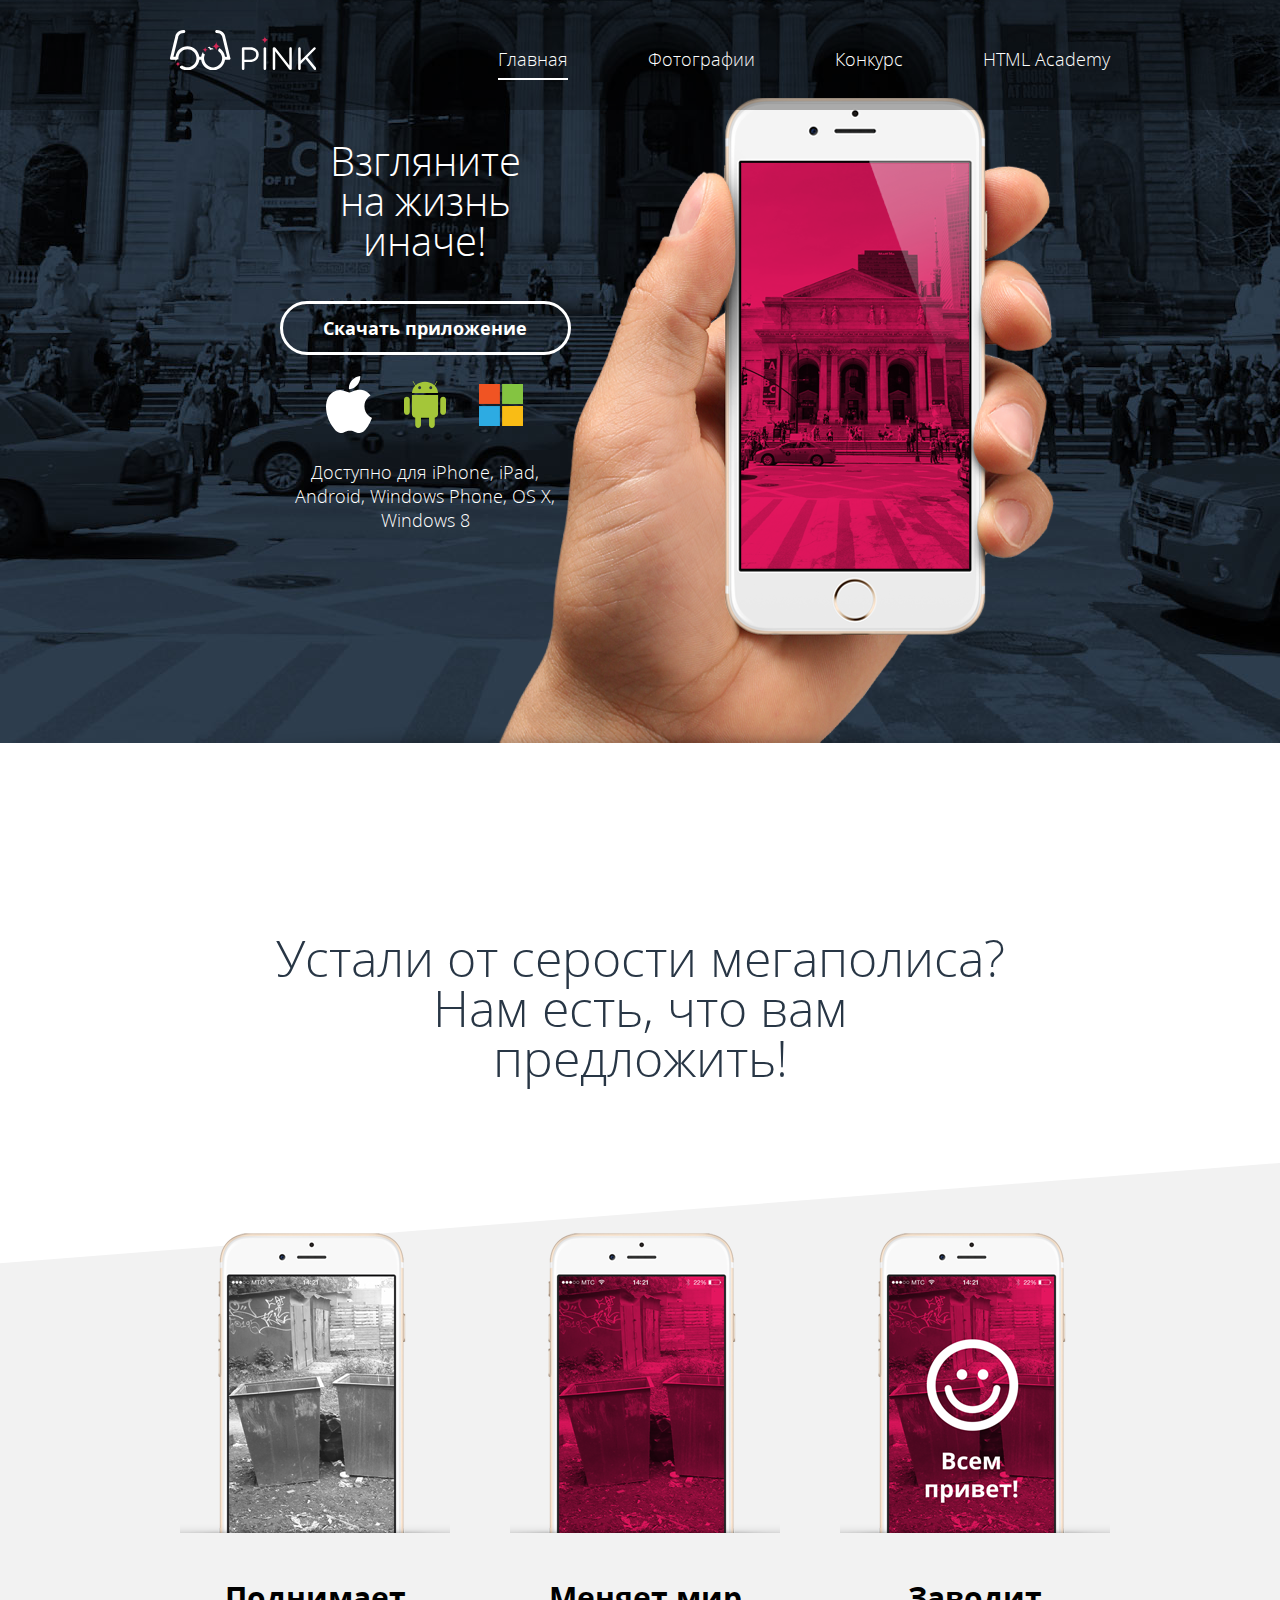
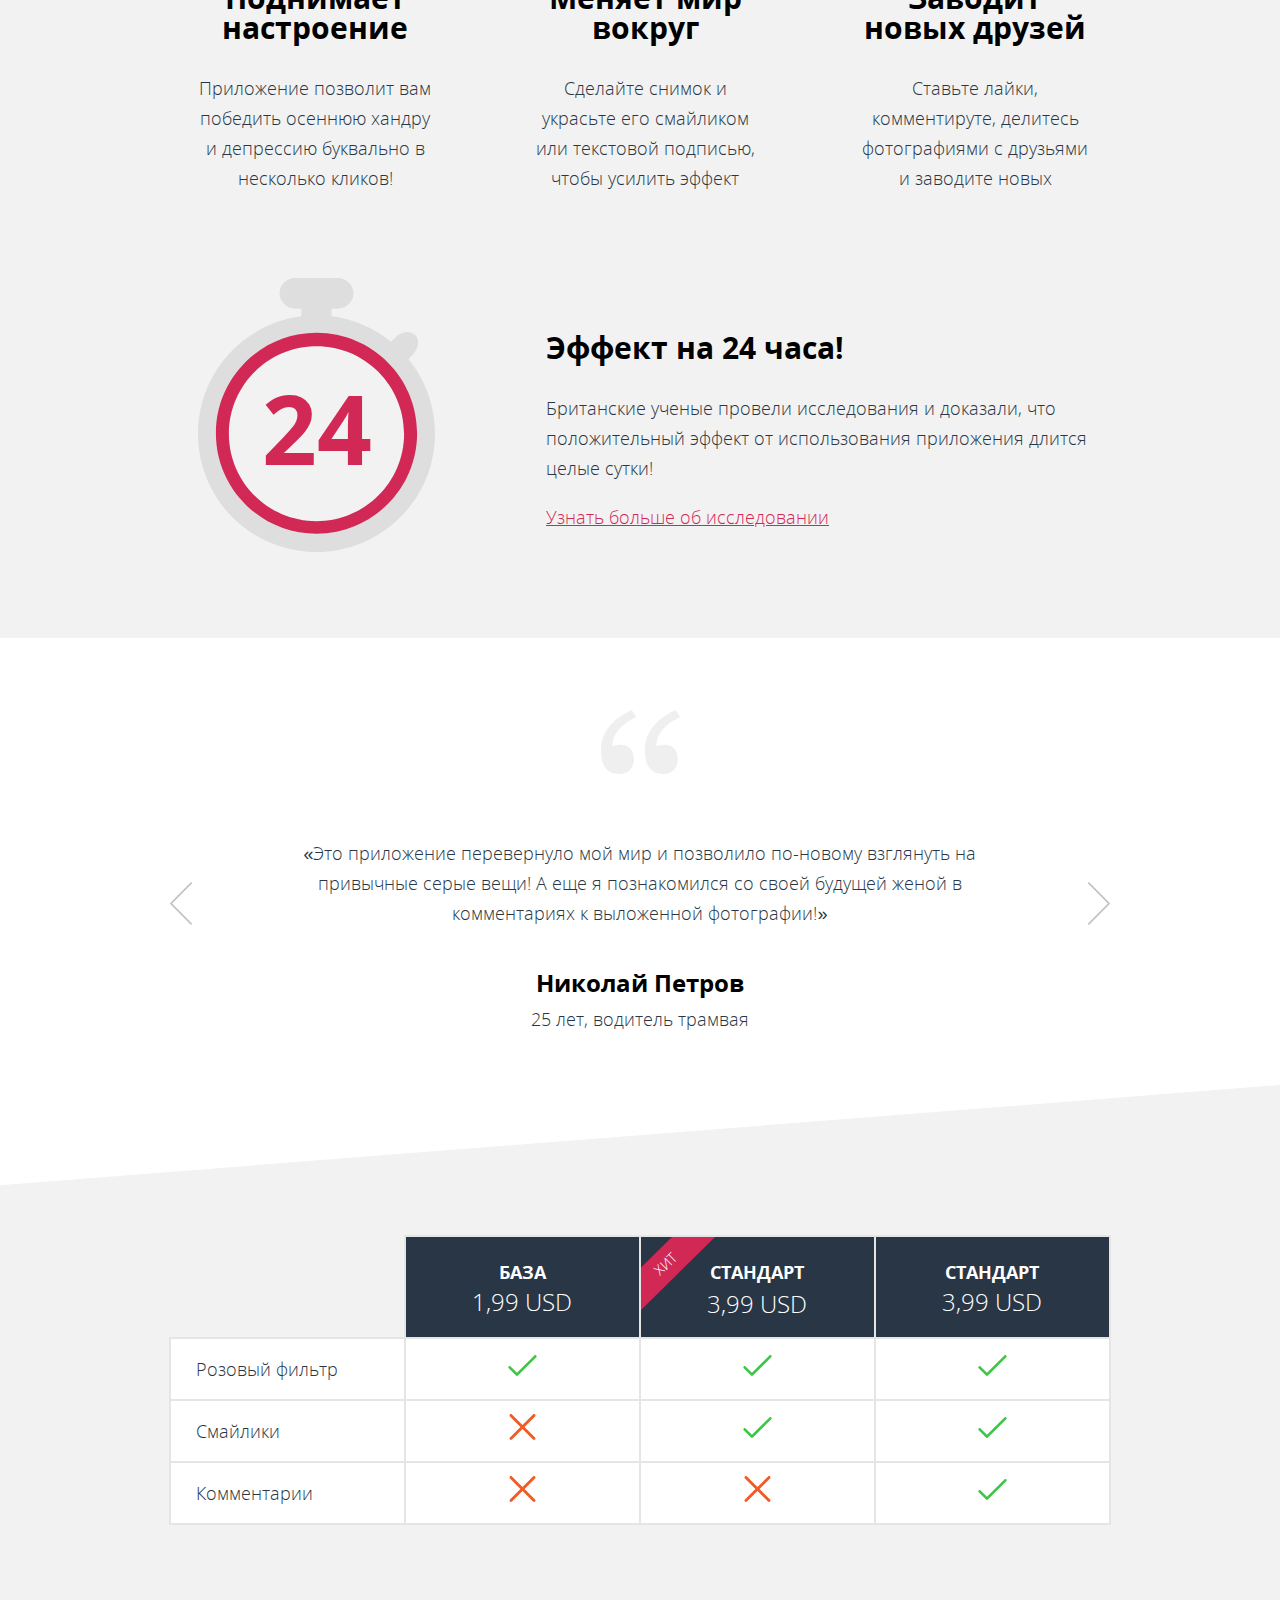
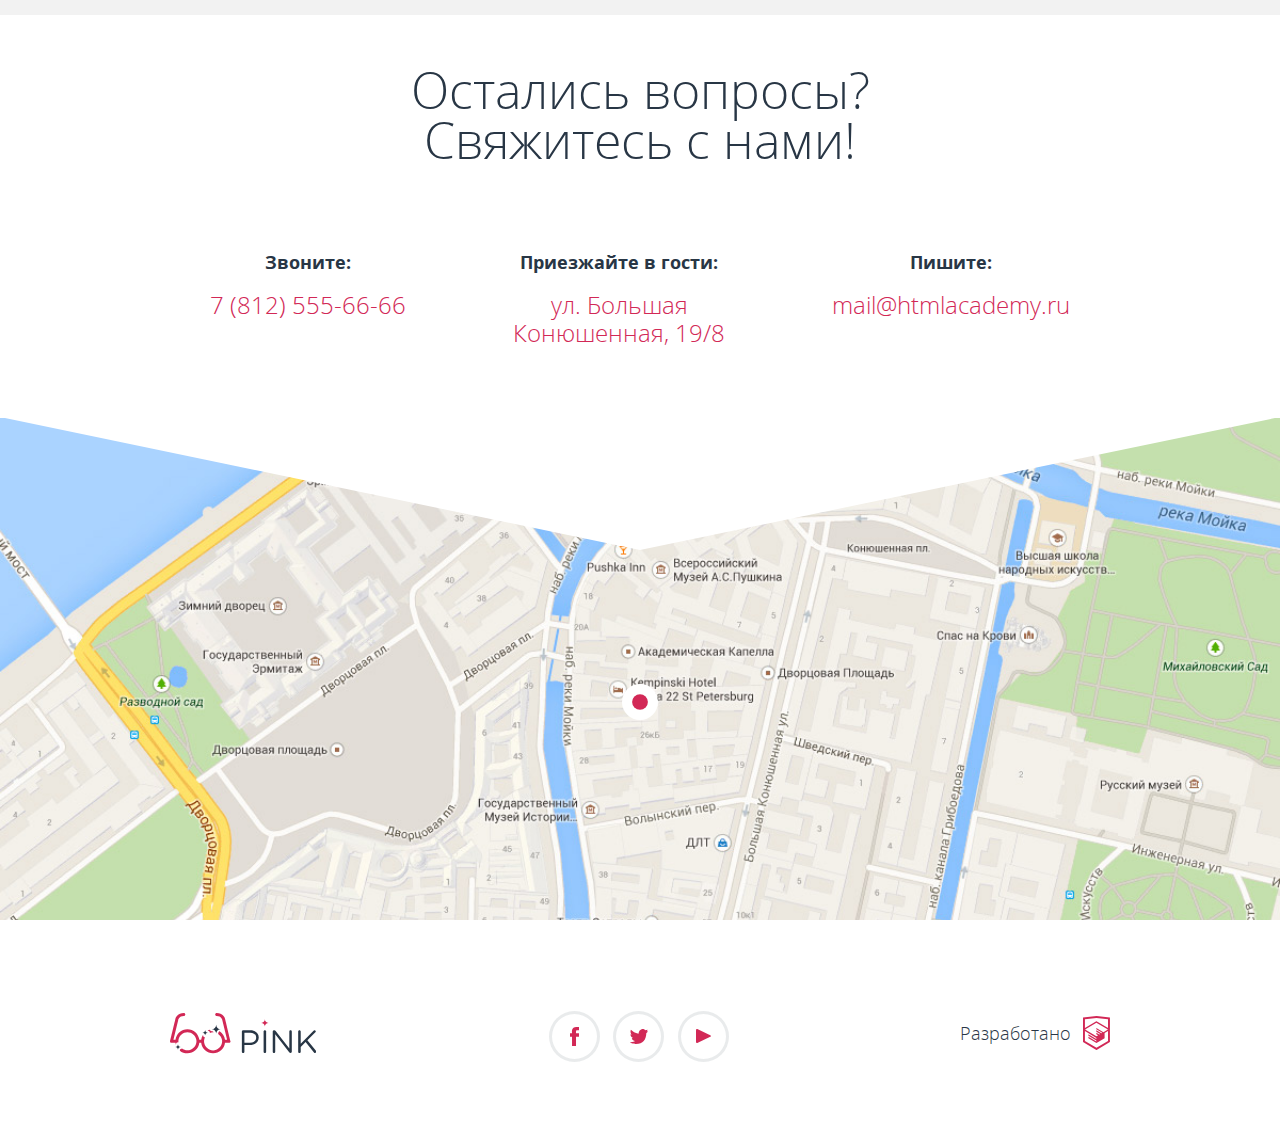
<file: index.html>
<!DOCTYPE html>
<html lang="ru">
<head>
  <meta charset="utf-8">
  <title>HTML Academy: Пинк</title>
  <meta name="viewport" content="width=device-width, initial-scale=1">
  <link rel="stylesheet" href="css/style.min.css"></head>
<body>
  <svg style="display: none">
    <symbol id="icon-review-arrow-left" viewBox="0 0 21.706 41.719">
      <path d="M2.045,20.859L21.458,1.446c0.331-0.331,0.331-0.867,0-1.198c-0.33-0.331-0.867-0.331-1.197,0L0.248,20.261 c-0.331,0.33-0.331,0.867,0,1.197l20.013,20.013c0.164,0.165,0.382,0.248,0.599,0.248s0.434-0.083,0.599-0.248 c0.331-0.331,0.331-0.867,0-1.198L2.045,20.859z"/>
    </symbol>
    <symbol id="icon-review-arrow-right" viewBox="0 0 21.706 41.719">
      <path d="M19.661,20.859L0.248,1.446c-0.331-0.331-0.331-0.867,0-1.198c0.33-0.331,0.867-0.331,1.197,0l20.013,20.012 c0.33,0.33,0.33,0.867,0,1.197L1.445,41.471c-0.164,0.165-0.382,0.248-0.599,0.248s-0.434-0.083-0.599-0.248 c-0.331-0.331-0.331-0.867,0-1.198L19.661,20.859z"/>
    </symbol>
    <symbol id="icon-yes" viewBox="-82.357 4.875 21.698 16.09">
      <path d="M-60.953,5.167c-0.391-0.391-1.023-0.391-1.414,0L-75.75,18.551l-4.9-4.9c-0.391-0.391-1.023-0.391-1.414,0 s-0.391,1.023,0,1.414l5.607,5.607c0.195,0.195,0.451,0.293,0.707,0.293s0.512-0.098,0.707-0.293l14.09-14.0 C-60.562,6.191-60.562,5.558-60.953,5.167z"/>
    </symbol>
    <symbol id="icon-no" viewBox="0 0 26.752 26.752">
      <path d="M15.497,13.376L26.312,2.562c0.586-0.585,0.586-1.535,0-2.121s-1.535-0.586-2.121,0L13.376,11.255L2.562,0.439 c-0.586-0.586-1.535-0.586-2.121,0c-0.586,0.585-0.586,1.535,0,2.121l10.814,10.815L0.439,24.19c-0.586,0.586-0.586,1.535,0,2.121 c0.293,0.293,0.677,0.439,1.061,0.439s0.768-0.146,1.061-0.439l10.815-10.814L24.19,26.312c0.293,0.293,0.677,0.439,1.061,0.439 s0.768-0.146,1.061-0.439c0.586-0.586,0.586-1.535,0-2.121L15.497,13.376z"/>
    </symbol>
  </svg>
  <div class="wrapper">
    <header class="page-header  page-header--nojs">
      <div class="page-header__wrap">
        <a class="page-header__logo" href="index.html">
          <svg version="1.1" class="logo-svg-mobile" xmlns="http://www.w3.org/2000/svg" xmlns:xlink="http://www.w3.org/1999/xlink" x="0" y="0" width="74.426" height="22.859" viewBox="0 0 74.426 22.859" enable-background="new 0 0 74.426 22.859" xml:space="preserve">
            <g>
              <path fill="#FFFFFF" d="M0,1.449c0-0.708,0.58-1.288,1.256-1.288h7.18c5.087,0,8.436,2.704,8.436,7.147v0.064 c0,4.861-4.057,7.373-8.854,7.373H2.544v6.825c0,0.708-0.58,1.288-1.288,1.288C0.58,22.859,0,22.279,0,21.571V1.449z M8.114,12.428 c3.734,0,6.182-1.996,6.182-4.958V7.405c0-3.22-2.415-4.894-6.054-4.894H2.544v9.917H8.114z"/>
              <path fill="#FFFFFF" d="M21.729,1.288C21.729,0.58,22.308,0,22.983,0c0.709,0,1.288,0.58,1.288,1.288v20.283 c0,0.708-0.579,1.288-1.288,1.288c-0.676,0-1.255-0.58-1.255-1.288V1.288z"/>
              <path fill="#FFFFFF" d="M30.87,1.32c0-0.676,0.579-1.256,1.256-1.256h0.354c0.58,0,0.934,0.29,1.288,0.74l13.684,17.45V1.256 C47.451,0.58,47.998,0,48.707,0c0.676,0,1.223,0.58,1.223,1.256v20.348c0,0.676-0.482,1.191-1.158,1.191h-0.129 c-0.548,0-0.934-0.322-1.32-0.772L33.349,4.153v17.45c0,0.676-0.547,1.256-1.255,1.256c-0.677,0-1.224-0.58-1.224-1.256V1.32z"/>
              <path fill="#FFFFFF" d="M56.3,1.288C56.3,0.58,56.879,0,57.556,0c0.708,0,1.287,0.58,1.287,1.288v12.331L71.689,0.451 C71.979,0.193,72.269,0,72.688,0c0.676,0,1.224,0.612,1.224,1.256c0,0.354-0.161,0.644-0.419,0.901l-7.984,7.92l8.564,10.561 c0.225,0.29,0.354,0.547,0.354,0.934c0,0.676-0.579,1.288-1.287,1.288c-0.483,0-0.806-0.258-1.03-0.58l-8.403-10.463l-4.862,4.861 v4.894c0,0.708-0.579,1.288-1.287,1.288c-0.677,0-1.256-0.58-1.256-1.288V1.288z"/>
            </g>
          </svg>
          <svg version="1.1" class="logo-svg-tablet" xmlns="http://www.w3.org/2000/svg" xmlns:xlink="http://www.w3.org/1999/xlink" x="0" y="0" width="146.3" height="40.375" viewBox="0 0 146.3 40.375" enable-background="new 0 0 146.3 40.375" xml:space="preserve">
            <g>
              <path fill="#FFFFFF" d="M71.874,18.661c0-0.708,0.58-1.288,1.256-1.288h7.18c5.087,0,8.436,2.704,8.436,7.146v0.064 c0,4.861-4.057,7.373-8.854,7.373h-5.475v6.825c0,0.708-0.58,1.288-1.288,1.288c-0.676,0-1.256-0.58-1.256-1.288V18.661z M79.988,29.641c3.734,0,6.182-1.996,6.182-4.959v-0.063c0-3.22-2.414-4.894-6.053-4.894h-5.699v9.917H79.988L79.988,29.641z"/>
              <path fill="#FFFFFF" d="M93.603,18.5c0-0.708,0.579-1.288,1.255-1.288c0.709,0,1.288,0.58,1.288,1.288v20.283 c0,0.708-0.579,1.287-1.288,1.287c-0.676,0-1.255-0.579-1.255-1.287V18.5z"/>
              <path fill="#FFFFFF" d="M102.744,18.532c0-0.676,0.58-1.256,1.256-1.256h0.354c0.58,0,0.935,0.29,1.288,0.74l13.684,17.45V18.468 c0-0.676,0.547-1.256,1.256-1.256c0.676,0,1.224,0.58,1.224,1.256v20.349c0,0.676-0.481,1.19-1.158,1.19h-0.129c-0.548,0-0.935-0.321-1.319-0.772l-13.975-17.868v17.45c0,0.676-0.547,1.256-1.256,1.256c-0.676,0-1.223-0.58-1.223-1.256V18.532 H102.744z"/>
              <path fill="#FFFFFF" d="M128.173,18.5c0-0.708,0.58-1.288,1.257-1.288c0.708,0,1.286,0.58,1.286,1.288v12.331l12.848-13.168 c0.29-0.257,0.579-0.451,0.998-0.451c0.676,0,1.225,0.612,1.225,1.256c0,0.354-0.162,0.644-0.42,0.901l-7.984,7.92l8.564,10.561 c0.225,0.291,0.354,0.547,0.354,0.935c0,0.676-0.578,1.288-1.286,1.288c-0.483,0-0.806-0.258-1.03-0.58l-8.402-10.463l-4.863,4.861 v4.894c0,0.708-0.578,1.288-1.286,1.288c-0.677,0-1.257-0.58-1.257-1.288V18.5H128.173z"/>
            </g>
            <g class="small-hidden">
              <path fill="#FFFFFF" d="M60.498,28.266"/>
              <path fill="#FFFFFF" d="M60.462,28.016c-0.002-0.009-5.175-21.365-5.175-21.365C54.926,4.303,52.694,0,46.688,0 c-0.829,0-1.5,0.671-1.5,1.5s0.671,1.5,1.5,1.5c4.856,0,5.575,3.729,5.639,4.143l4.767,19.701h-2.073 c-0.742-5.927-5.802-10.531-11.927-10.531s-11.186,4.604-11.927,10.531h-1.82c-0.741-5.927-5.802-10.531-11.927-10.531 S6.235,20.917,5.493,26.844H3.42L8.187,7.143C8.25,6.729,8.97,3,13.826,3c0.829,0,1.5-0.671,1.5-1.5S14.655,0,13.826,0 C7.82,0,5.588,4.303,5.227,6.651c0,0-5.173,21.356-5.175,21.365c-0.266,1.109,0.531,1.826,1.426,1.826 c0.012,0,0.023,0.004,0.036,0.004h3.982c0.741,5.926,5.802,10.53,11.927,10.53s11.185-4.604,11.927-10.53h1.814 c0.742,5.926,5.802,10.53,11.927,10.53s11.186-4.604,11.927-10.53H59c0.012,0,0.023-0.004,0.036-0.004 C59.931,29.842,60.728,29.125,60.462,28.016z M26.315,29.844c-0.715,4.272-4.421,7.531-8.896,7.531c-4.475,0-8.18-3.259-8.896-7.531 c-0.082-0.488-0.135-0.988-0.135-1.5s0.053-1.011,0.135-1.5c0.715-4.271,4.421-7.531,8.896-7.531c4.475,0,8.18,3.26,8.896,7.531 c0.082,0.489,0.135,0.988,0.135,1.5S26.397,29.355,26.315,29.844z M51.99,29.844c-0.716,4.272-4.421,7.531-8.896,7.531 c-4.475,0-8.181-3.259-8.896-7.531c-0.082-0.488-0.135-0.988-0.135-1.5s0.053-1.011,0.135-1.5c0.716-4.271,4.421-7.531,8.896-7.531 c4.475,0,8.181,3.26,8.896,7.531c0.082,0.489,0.135,0.988,0.135,1.5S52.072,29.355,51.99,29.844z"/>
            </g>
          </svg>
          <svg version="1.1" class="logo-svg-desktop" xmlns="http://www.w3.org/2000/svg" xmlns:xlink="http://www.w3.org/1999/xlink" x="0" y="0" width="146.3" height="40.375" viewBox="0 0 146.3 40.375" enable-background="new 0 0 146.3 40.375" xml:space="preserve">
            <g>
              <path fill="#FFFFFF" d="M71.874,18.661c0-0.708,0.58-1.288,1.256-1.288h7.18c5.087,0,8.436,2.704,8.436,7.146v0.064 c0,4.861-4.057,7.373-8.854,7.373h-5.475v6.825c0,0.708-0.58,1.288-1.288,1.288c-0.676,0-1.256-0.58-1.256-1.288V18.661z M79.988,29.641c3.734,0,6.182-1.996,6.182-4.959v-0.063c0-3.22-2.414-4.894-6.053-4.894h-5.699v9.917H79.988L79.988,29.641z"/>
              <path fill="#FFFFFF" d="M93.603,18.5c0-0.708,0.579-1.288,1.255-1.288c0.709,0,1.288,0.58,1.288,1.288v20.283 c0,0.708-0.579,1.287-1.288,1.287c-0.676,0-1.255-0.579-1.255-1.287V18.5z"/>
              <path fill="#FFFFFF" d="M102.744,18.532c0-0.676,0.58-1.256,1.256-1.256h0.354c0.58,0,0.935,0.29,1.288,0.74l13.684,17.45V18.468 c0-0.676,0.547-1.256,1.256-1.256c0.676,0,1.224,0.58,1.224,1.256v20.349c0,0.676-0.481,1.19-1.158,1.19h-0.129c-0.548,0-0.935-0.321-1.319-0.772l-13.975-17.868v17.45c0,0.676-0.547,1.256-1.256,1.256c-0.676,0-1.223-0.58-1.223-1.256V18.532 H102.744z"/>
              <path fill="#FFFFFF" d="M128.173,18.5c0-0.708,0.58-1.288,1.257-1.288c0.708,0,1.286,0.58,1.286,1.288v12.331l12.848-13.168 c0.29-0.257,0.579-0.451,0.998-0.451c0.676,0,1.225,0.612,1.225,1.256c0,0.354-0.162,0.644-0.42,0.901l-7.984,7.92l8.564,10.561 c0.225,0.291,0.354,0.547,0.354,0.935c0,0.676-0.578,1.288-1.286,1.288c-0.483,0-0.806-0.258-1.03-0.58l-8.402-10.463l-4.863,4.861 v4.894c0,0.708-0.578,1.288-1.286,1.288c-0.677,0-1.257-0.58-1.257-1.288V18.5H128.173z"/>
            </g>
            <path fill="#D22856" d="M98.498,9.875c-2.002,0-3.623-1.623-3.623-3.624c0,2.001-1.623,3.624-3.625,3.624 c2.002,0,3.625,1.623,3.625,3.624C94.875,11.498,96.496,9.875,98.498,9.875z"/>
            <g>
              <path fill="#FFFFFF" d="M43.094,19.313c0.246,0,0.489,0.014,0.73,0.033c-0.437-0.728-1.227-1.221-2.136-1.221 c-0.877,0-1.614-0.568-1.884-1.354c-0.727,0.208-1.425,0.482-2.089,0.816c0.062,0.017,0.122,0.038,0.188,0.038c1.104,0,2,0.896,2,2 c0,0.096-0.015,0.188-0.028,0.281C40.875,19.524,41.959,19.313,43.094,19.313z"/>
              <path fill="#FFFFFF" d="M60.462,28.016c-0.002-0.009-5.175-21.365-5.175-21.365C54.926,4.303,52.694,0,46.688,0 c-0.829,0-1.5,0.671-1.5,1.5s0.671,1.5,1.5,1.5c4.856,0,5.575,3.729,5.639,4.143l4.767,19.701h-2.073 c-0.445-3.557-2.453-6.628-5.305-8.522c-0.897,0.379-1.529,1.269-1.529,2.303c0,0.088-0.015,0.171-0.026,0.256 c1.991,1.358,3.415,3.489,3.829,5.964c0.082,0.489,0.135,0.988,0.135,1.5s-0.053,1.012-0.135,1.5 c-0.716,4.272-4.421,7.531-8.896,7.531c-4.475,0-8.181-3.259-8.896-7.531c-0.082-0.488-0.135-0.988-0.135-1.5 s0.053-1.011,0.135-1.5c0.147-0.878,0.427-1.711,0.808-2.483c-1.034-0.078-1.852-0.932-1.852-1.985 c0-0.189-0.077-0.357-0.192-0.489c-0.938,1.469-1.569,3.15-1.795,4.958h-1.82c-0.741-5.927-5.802-10.531-11.927-10.531 S6.235,20.917,5.493,26.844H3.42L8.187,7.143C8.25,6.729,8.97,3,13.826,3c0.829,0,1.5-0.671,1.5-1.5S14.655,0,13.826,0 C7.82,0,5.588,4.303,5.227,6.651c0,0-5.173,21.356-5.175,21.365c-0.266,1.109,0.531,1.826,1.426,1.826 c0.012,0,0.023,0.004,0.036,0.004h3.982c0.079,0.628,0.215,1.237,0.387,1.831c0.059-0.106,0.102-0.224,0.102-0.354 c0-1.104,0.896-2,2-2c0.166,0,0.324,0.025,0.478,0.063c-0.043-0.343-0.074-0.688-0.074-1.042c0-0.512,0.053-1.011,0.135-1.5 c0.715-4.271,4.421-7.531,8.896-7.531s8.18,3.26,8.896,7.531c0.082,0.489,0.135,0.988,0.135,1.5s-0.053,1.012-0.135,1.5 c-0.715,4.272-4.421,7.531-8.896,7.531c-2.022,0-3.883-0.67-5.386-1.794c-0.35,0.302-0.8,0.491-1.299,0.491 c-0.413,0-0.749,0.336-0.749,0.748c0,0.29-0.065,0.564-0.176,0.812c2.075,1.708,4.722,2.743,7.614,2.743 c6.125,0,11.185-4.604,11.927-10.53h1.814c0.742,5.926,5.802,10.53,11.927,10.53s11.186-4.604,11.927-10.53H59 c0.012,0,0.023-0.004,0.036-0.004C59.931,29.842,60.728,29.125,60.462,28.016z"/>
            </g>
            <g>
              <g>
                <path fill="#D22856" d="M50.686,16.125c-2.485,0-4.499-2.014-4.499-4.499c0,2.485-2.014,4.499-4.499,4.499 c2.485,0,4.499,2.014,4.499,4.499C46.187,18.139,48.2,16.125,50.686,16.125z"/>
              </g>
            </g>
            <g>
              <g>
                <path fill="#D22856" d="M37.904,19.626c-1.519,0-2.749-1.23-2.749-2.749c0,1.519-1.23,2.749-2.749,2.749 c1.519,0,2.749,1.229,2.749,2.749C35.155,20.855,36.386,19.626,37.904,19.626z"/>
              </g>
            </g>
            <g>
              <g>
                <path fill="#D22856" d="M10.734,34.072c-1.519,0-2.749-1.23-2.749-2.75c0,1.52-1.23,2.75-2.749,2.75 c1.519,0,2.749,1.229,2.749,2.748C7.985,35.303,9.215,34.072,10.734,34.072z"/>
              </g>
            </g>
          </svg>
        </a>
        <nav class="main-nav  main-nav--closed  main-nav--nojs">
          <button class="main-nav__toggle" type="button">
            <svg version="1.1" class="menuCross" xmlns="http://www.w3.org/2000/svg" xmlns:xlink="http://www.w3.org/1999/xlink" x="0px" y="0px" width="23.867px" height="23.867px" viewBox="0 0 23.867 23.867" enable-background="new 0 0 23.867 23.867" xml:space="preserve">
              <path fill="#FFFFFF" d="M15.087,11.933l8.56-8.559c0.293-0.293,0.293-0.768,0-1.061L21.554,0.22C21.414,0.079,21.223,0,21.023,0 c-0.199,0-0.391,0.079-0.529,0.22l-8.561,8.56l-8.56-8.56c-0.282-0.282-0.78-0.282-1.061,0L0.22,2.313 c-0.293,0.293-0.293,0.768,0,1.061l8.56,8.559l-8.56,8.559c-0.293,0.293-0.293,0.768,0,1.062l2.093,2.094 c0.141,0.142,0.331,0.22,0.53,0.22c0.199,0,0.39-0.078,0.53-0.22l8.561-8.56l8.56,8.56c0.141,0.142,0.332,0.22,0.53,0.22 c0.199,0,0.39-0.078,0.53-0.22l2.093-2.094c0.293-0.294,0.293-0.769,0-1.062L15.087,11.933z"/>
            </svg>
            <svg version="1.1" class="menuBurger" xmlns="http://www.w3.org/2000/svg" xmlns:xlink="http://www.w3.org/1999/xlink" x="0" y="0" width="49.945" height="24.007" viewBox="0 0 49.945 24.007" enable-background="new 0 0 49.945 24.007" xml:space="preserve">
              <g>
                <g>
                  <g>
                    <path fill="#FFFFFF" d="M1.137,0C0.51,0,0,0.428,0,1.01v1.981c0,0.558,0.494,1.01,1.139,1.01h47.671 c0.628,0,1.138-0.428,1.138-1.01V1.01c0-0.558-0.494-1.01-1.138-1.01H1.137z M1.137,10.003C0.51,10.003,0,10.431,0,11.013v1.98 c0,0.557,0.494,1.01,1.139,1.01h47.671c0.628,0,1.138-0.428,1.138-1.01v-1.98c0-0.558-0.494-1.01-1.138-1.01H1.137z M1.137,20.005C0.51,20.005,0,20.434,0,21.016v1.981c0,0.557,0.494,1.01,1.139,1.01h47.671c0.628,0,1.138-0.428,1.138-1.01 v-1.981c0-0.558-0.494-1.011-1.138-1.011H1.137z"/>
                  </g>
                  <g>
                    <path fill="#FFFFFF" d="M1.137,0C0.51,0,0,0.428,0,1.01v1.981c0,0.558,0.494,1.01,1.139,1.01h47.671 c0.628,0,1.138-0.428,1.138-1.01V1.01c0-0.558-0.494-1.01-1.138-1.01H1.137z M1.137,10.003C0.51,10.003,0,10.431,0,11.013v1.98 c0,0.557,0.494,1.01,1.139,1.01h47.671c0.628,0,1.138-0.428,1.138-1.01v-1.98c0-0.558-0.494-1.01-1.138-1.01H1.137z M1.137,20.005C0.51,20.005,0,20.434,0,21.016v1.981c0,0.557,0.494,1.01,1.139,1.01h47.671c0.628,0,1.138-0.428,1.138-1.01 v-1.981c0-0.558-0.494-1.011-1.138-1.011H1.137z"/>
                  </g>
                </g>
              </g>
            </svg>
          </button>
          <ul class="main-nav__items">
            <li class="main-nav__item  main-nav__item--active">
              <a>Главная</a>
            </li>
            <li class="main-nav__item">
              <a href="photo.html">Фотографии</a>
            </li>
            <li class="main-nav__item">
              <a href="form.html">Конкурс</a>
            </li>
            <li class="main-nav__item">
              <a href="https://htmlacademy.ru/">HTML Academy</a>
            </li>
          </ul>
        </nav>
      </div>
    </header>
    <section class="download-app">
      <div class="download-app__wrap">
        <div class="download-app__list">
          <h2 class="download-app__title">Взгляните на жизнь иначе!</h2>
          <a class="button button__app" href="https://itunes.apple.com/ru/genre/ios/id36?mt=8" target="_blank">Скачать приложение</a>
          <div class="download-app__icon">
            <div class="download-app__item download-app__item--apple">
              <a class="download-app__link  applications__link--mac" href="https://itunes.apple.com/ru/genre/ios/id36?mt=8" target="_blank" rel="noopener noreferrer">Mac</a>
            </div>
            <div class="download-app__item download-app__item--android">
              <a class="download-app__link  applications__link--android" href="https://play.google.com/store?hl=ru" target="_blank" rel="noopener noreferrer">Android</a>
            </div>
            <div class="download-app__item download-app__item--microsoft">
              <a class="download-app__link  applications__link--windows" href="https://www.microsoft.com/ru-ru/store/apps/windows-phone" target="_blank" rel="noopener noreferrer">Windows</a>
            </div>
          </div>
          <p class="download-app__txt">
            Доступно для iPhone, iPad, Android, Windows Phone, OS X, Windows 8
          </p>
        </div>
      </div>
    </section>
    <main>
      <section class="slogans">
        <div class="slogans__offer">
          <h2 class="slogans__offer-title">Устали от серости мегаполиса?</h2>
          <h2 class="slogans__offer-title slogans__offer-title--small">Нам есть, что вам предложить!</h2>
        </div>
        <div class="slogans__title">
          <div class="slogans__title-fool">
            <div class="slogans__title-wrap">
              <div class="slogans__wrap-item slogans__wrap-item--mood">
                <h3 class="slogans__title-item">Поднимает настроение</h3>
                <p class="slogans__title-txt">
                  Приложение позволит вам победить осеннюю хандру и депрессию буквально в несколько кликов!
                </p>
              </div>
              <div class="slogans__wrap-item slogans__wrap-item--peace">
                <h3 class="slogans__title-item">Меняет мир вокруг</h3>
                <p class="slogans__title-txt">
                  Сделайте снимок и украсьте его смайликом или текстовой подписью, чтобы усилить эффект
                </p>
              </div>
              <div class="slogans__wrap-item slogans__wrap-item--friends">
                <h3 class="slogans__title-item">Заводит новых друзей</h3>
                <p class="slogans__title-txt">
                  Ставьте лайки, комментируте, делитесь фотографиями с друзьями и заводите новых
                </p>
              </div>
            </div>
          </div>
        </div>
      </section>
      <section class="trick">
        <div class="trick__wrap">
          <div class="trick__wrap-txt">
            <h3 class="trick__title">Эффект на 24 часа!</h3>
            <p>
              Британские ученые провели исследования
               и доказали, что положительный эффект
               от использования приложения длится
               целые сутки!
            </p>
            <a href="#">Узнать больше об исследовании</a>
          </div>
        </div>
      </section>
      <section class="slider slider--bg-w">
        <input class="slider__input" type="radio" name="reviews" id="reviews-input-1" checked>
        <input class="slider__input" type="radio" name="reviews" id="reviews-input-2">
        <input class="slider__input" type="radio" name="reviews" id="reviews-input-3">
        <div class="slider__item">
          <div class="slider__wrap-title">
            <h3 class="slider__title-item">Николай Петров</h3>
            <span class="slider__user-age">25 лет, водитель трамвая</span>
          </div>
          <div class="slider__arrow  slider__arrow--left  reviews__arrow  reviews__arrow--left">
            <svg width="22" height="43">
              <use xmlns:xlink="http://www.w3.org/1999/xlink" xlink:href="#icon-review-arrow-left"></use>
            </svg>
          </div>
          <p class="slider__txt">
            «Это приложение перевернуло мой мир и позволило по-новому взглянуть на привычные серые вещи! А еще я познакомился со своей будущей женой в комментариях к выложенной фотографии!»
          </p>
          <div class="slider__arrow  slider__arrow--right  reviews__arrow  reviews__arrow--right">
            <svg width="22" height="43">
              <use xmlns:xlink="http://www.w3.org/1999/xlink" xlink:href="#icon-review-arrow-right"></use>
            </svg>
          </div>
        </div>
        <div class="reviews__toggles slider__toggles">
          <label class="slider__toggle" for="reviews-input-1">1</label>
          <label class="slider__toggle" for="reviews-input-2">2</label>
          <label class="slider__toggle" for="reviews-input-3">3</label>
        </div>
      </section>
      <div class="price__wrap">
        <input class="slider__input" type="radio" name="prices" id="prices-input-1">
        <input class="slider__input" type="radio" name="prices" id="prices-input-2" checked>
        <input class="slider__input" type="radio" name="prices" id="prices-input-3">
        <div class="price">
          <ul class="price__title">
            <li class="price__title-item price__title-item--hidden"></li>
            <li class="price__title-item">
              <span>
                База
                <span class="price__title-item--money">1,99 USD</span>
              </span>
            </li>
            <li class="price__title-item price__title-item--sticker">
              <span>
                Стандарт
                <span class="price__title-item--money">3,99 USD</span>
              </span>
            </li>
            <li class="price__title-item">
              <span>
                Стандарт
                <span class="price__title-item--money">3,99 USD</span>
              </span>
            </li>
          </ul>
          <ul class="price__list">
            <li class="price__list-item">
              <span class="price__list-item--hidden">Розовый фильтр</span>
            </li>
            <li class="price__list-item">
              <span class="price__list-item--hidden">Розовый фильтр</span>
              <span class="price__marker  price__marker--yes">
                <svg width="31" height="21">
                  <use xmlns:xlink="http://www.w3.org/1999/xlink" xlink:href="#icon-yes"></use>
                </svg>
              </span>
            </li>
            <li class="price__list-item">
              <span>Розовый фильтр</span>
              <span class="price__marker  price__marker--yes">
                <svg width="31" height="21">
                  <use xmlns:xlink="http://www.w3.org/1999/xlink" xlink:href="#icon-yes"></use>
                </svg>
              </span>
            </li>
            <li class="price__list-item">
              <span class="price__list-item--hidden">Розовый фильтр</span>
              <span class="price__marker  price__marker--yes">
                <svg width="31" height="21">
                  <use xmlns:xlink="http://www.w3.org/1999/xlink" xlink:href="#icon-yes"></use>
                </svg>
              </span>
            </li>
          </ul>
          <ul class="price__list">
            <li class="price__list-item">
              <span class="price__list-item--hidden">Смайлики</span>
            </li>
            <li class="price__list-item">
              <span class="price__list-item--hidden">Смайлики</span>
              <span class="price__marker  price__marker--no">
                <svg width="27" height="26">
                  <use xmlns:xlink="http://www.w3.org/1999/xlink" xlink:href="#icon-no"></use>
                </svg>
              </span>
            </li>
            <li class="price__list-item">
              <span>Смайлики</span>
              <span class="price__marker  price__marker--yes">
                <svg width="31" height="21">
                  <use xmlns:xlink="http://www.w3.org/1999/xlink" xlink:href="#icon-yes"></use>
                </svg>
              </span>
            </li>
            <li class="price__list-item">
              <span class="price__list-item--hidden">Смайлики</span>
              <span class="price__marker  price__marker--yes">
                <svg width="31" height="21">
                  <use xmlns:xlink="http://www.w3.org/1999/xlink" xlink:href="#icon-yes"></use>
                </svg>
              </span>
            </li>
          </ul>
          <ul class="price__list">
            <li class="price__list-item">
              <span class="price__list-item--hidden">Комментарии</span>
            </li>
            <li class="price__list-item">
              <span class="price__list-item--hidden">Комментарии</span>
              <span class="price__marker  price__marker--no">
                <svg width="27" height="26">
                  <use xmlns:xlink="http://www.w3.org/1999/xlink" xlink:href="#icon-no"></use>
                </svg>
              </span>
            </li>
            <li class="price__list-item">
              <span class="price__marker  price__marker--no">
                <svg width="27" height="26">
                  <use xmlns:xlink="http://www.w3.org/1999/xlink" xlink:href="#icon-no"></use>
                </svg>
              </span>
              <span>Комментарии</span>
            </li>
            <li class="price__list-item">
              <span class="price__list-item--hidden">Комментарии</span>
              <span class="price__marker  price__marker--yes">
                <svg width="31" height="21">
                  <use xmlns:xlink="http://www.w3.org/1999/xlink" xlink:href="#icon-yes"></use>
                </svg>
              </span>
            </li>
          </ul>
        </div>
        <div class="prices__toggles slider__toggles">
          <label class="slider__toggle" for="prices-input-1">1</label>
          <label class="slider__toggle" for="prices-input-2">2</label>
          <label class="slider__toggle" for="prices-input-3">3</label>
        </div>
      </div>

      <div class="contacts">
        <h2 class="contacts__title-ploy">Остались вопросы? Свяжитесь с нами!</h2>
        <div class="contacts__wrap">
          <div class="contacts__phone">
            <h3 class="contacts__title">Звоните:</h3>
            <p>7 (812) 555-66-66</p>
          </div>
          <div class="contacts__email">
            <h3 class="contacts__title">Пишите:</h3>
            <a href="mailto:mail@htmlacademy.ru">mail@htmlacademy.ru</a>
          </div>
          <div class="contacts__address">
            <h3 class="contacts__title">Приезжайте в гости:</h3>
            <p>ул. Большая Конюшенная, 19/8</p>
          </div>
        </div>
        <div class="contacts__map"></div>
      </div>
    </main>
    <footer class="main-footer main-footer--index-hidden">
      <div class="main-footer__wrap main-footer__wrap--form">
        <div class="main-footer__logo">
          <a href="index.html">
            <svg version="1.1" class="logo-svg-footer-tablet" xmlns="http://www.w3.org/2000/svg" xmlns:xlink="http://www.w3.org/1999/xlink" x="0" y="0" width="146.3" height="40.375" viewBox="0 0 146.3 40.375" enable-background="new 0 0 146.3 40.375" xml:space="preserve">
              <g>
                <path fill="#283645" d="M71.874,18.661c0-0.708,0.58-1.288,1.256-1.288h7.18c5.087,0,8.436,2.704,8.436,7.146v0.063 c0,4.86-4.057,7.373-8.854,7.373h-5.475v6.825c0,0.708-0.58,1.287-1.289,1.287c-0.676,0-1.256-0.58-1.256-1.287L71.874,18.661 L71.874,18.661z M79.988,29.641c3.734,0,6.182-1.996,6.182-4.959v-0.062c0-3.221-2.414-4.894-6.053-4.894h-5.699v9.917h5.57V29.641 z"/>
                <path fill="#283645" d="M93.603,18.5c0-0.708,0.579-1.288,1.255-1.288c0.709,0,1.288,0.58,1.288,1.288v20.283 c0,0.708-0.579,1.287-1.288,1.287c-0.676,0-1.255-0.579-1.255-1.287V18.5z"/>
                <path fill="#283645" d="M102.744,18.532c0-0.676,0.58-1.256,1.256-1.256h0.354c0.58,0,0.935,0.29,1.288,0.74l13.684,17.45V18.468 c0-0.676,0.547-1.256,1.256-1.256c0.676,0,1.225,0.58,1.225,1.256v20.349c0,0.677-0.48,1.19-1.158,1.19h-0.129 c-0.548,0-0.936-0.321-1.318-0.772l-13.976-17.867v17.449c0,0.677-0.547,1.257-1.257,1.257c-0.676,0-1.223-0.58-1.223-1.257V18.532 H102.744z"/>
                <path fill="#283645" d="M128.173,18.5c0-0.708,0.58-1.288,1.257-1.288c0.708,0,1.286,0.58,1.286,1.288v12.331l12.848-13.16 c0.29-0.257,0.579-0.451,0.998-0.451c0.676,0,1.225,0.612,1.225,1.256c0,0.354-0.162,0.644-0.42,0.901l-7.984,7.92l8.564,10.561 c0.225,0.291,0.354,0.547,0.354,0.936c0,0.676-0.577,1.288-1.285,1.288c-0.482,0-0.807-0.259-1.03-0.58l-8.401-10.464l-4.863,4.861 v4.895c0,0.708-0.578,1.288-1.286,1.288c-0.677,0-1.257-0.58-1.257-1.288V18.5H128.173z"/>
              </g>
              <path fill="#FFFFFF" d="M60.498,28.266"/>
              <path fill="#D22856" d="M60.462,28.016c-0.002-0.009-5.175-21.365-5.175-21.365C54.926,4.303,52.694,0,46.688,0 c-0.829,0-1.5,0.671-1.5,1.5s0.671,1.5,1.5,1.5c4.856,0,5.575,3.729,5.639,4.143l4.767,19.701h-2.073 c-0.742-5.927-5.802-10.531-11.927-10.531s-11.186,4.604-11.927,10.531h-1.82c-0.741-5.927-5.802-10.531-11.927-10.531 S6.235,20.917,5.493,26.844H3.42L8.187,7.143C8.25,6.729,8.97,3,13.826,3c0.829,0,1.5-0.671,1.5-1.5S14.655,0,13.826,0 C7.82,0,5.588,4.303,5.227,6.651c0,0-5.173,21.356-5.175,21.365c-0.266,1.109,0.531,1.826,1.426,1.826 c0.012,0,0.023,0.004,0.036,0.004h3.982c0.741,5.926,5.802,10.53,11.927,10.53s11.185-4.604,11.927-10.53h1.814 c0.742,5.926,5.802,10.53,11.927,10.53s11.186-4.604,11.927-10.53H59c0.012,0,0.023-0.004,0.036-0.004 C59.931,29.842,60.728,29.125,60.462,28.016z M26.315,29.844c-0.715,4.272-4.421,7.531-8.896,7.531s-8.18-3.259-8.896-7.531 c-0.082-0.488-0.135-0.988-0.135-1.5s0.053-1.011,0.135-1.5c0.715-4.271,4.421-7.531,8.896-7.531s8.18,3.26,8.896,7.531 c0.082,0.489,0.135,0.988,0.135,1.5S26.397,29.355,26.315,29.844z M51.99,29.844c-0.716,4.272-4.421,7.531-8.896,7.531 c-4.475,0-8.181-3.259-8.896-7.531c-0.082-0.488-0.135-0.988-0.135-1.5s0.053-1.011,0.135-1.5c0.716-4.271,4.421-7.531,8.896-7.531 c4.475,0,8.181,3.26,8.896,7.531c0.082,0.489,0.135,0.988,0.135,1.5S52.072,29.355,51.99,29.844z"/>
            </svg>
            <svg version="1.1" class="logo-svg-footer-desktop" xmlns="http://www.w3.org/2000/svg" xmlns:xlink="http://www.w3.org/1999/xlink" x="0" y="0" width="146.3" height="40.375" viewBox="0 0 146.3 40.375" enable-background="new 0 0 146.3 40.375" xml:space="preserve">
              <g>
                <path fill="#283645" d="M71.874,18.661c0-0.708,0.58-1.288,1.256-1.288h7.18c5.087,0,8.436,2.704,8.436,7.146v0.063 c0,4.86-4.057,7.373-8.854,7.373h-5.475v6.825c0,0.708-0.58,1.287-1.289,1.287c-0.676,0-1.256-0.58-1.256-1.287L71.874,18.661 L71.874,18.661z M79.988,29.641c3.734,0,6.182-1.996,6.182-4.959v-0.062c0-3.221-2.414-4.894-6.053-4.894h-5.699v9.917h5.57V29.641 z"/>
                <path fill="#283645" d="M93.603,18.5c0-0.708,0.579-1.288,1.255-1.288c0.709,0,1.288,0.58,1.288,1.288v20.283 c0,0.708-0.579,1.287-1.288,1.287c-0.676,0-1.255-0.579-1.255-1.287V18.5z"/>
                <path fill="#283645" d="M102.744,18.532c0-0.676,0.58-1.256,1.256-1.256h0.354c0.58,0,0.935,0.29,1.288,0.74l13.684,17.45V18.468 c0-0.676,0.547-1.256,1.256-1.256c0.676,0,1.225,0.58,1.225,1.256v20.349c0,0.677-0.48,1.19-1.158,1.19h-0.129 c-0.548,0-0.936-0.321-1.318-0.772l-13.976-17.867v17.449c0,0.677-0.547,1.257-1.257,1.257c-0.676,0-1.223-0.58-1.223-1.257V18.532 H102.744z"/>
                <path fill="#283645" d="M128.173,18.5c0-0.708,0.58-1.288,1.257-1.288c0.708,0,1.286,0.58,1.286,1.288v12.331l12.848-13.168 c0.29-0.257,0.579-0.451,0.998-0.451c0.676,0,1.225,0.612,1.225,1.256c0,0.354-0.162,0.644-0.42,0.901l-7.984,7.92l8.564,10.561 c0.225,0.291,0.354,0.547,0.354,0.936c0,0.676-0.577,1.288-1.285,1.288c-0.482,0-0.807-0.259-1.03-0.58l-8.401-10.464l-4.863,4.861 v4.895c0,0.708-0.578,1.288-1.286,1.288c-0.677,0-1.257-0.58-1.257-1.288V18.5H128.173z"/>
              </g>
              <path fill="#D22856" d="M98.498,9.875c-2.002,0-3.623-1.623-3.623-3.624c0,2.001-1.623,3.624-3.625,3.624 c2.002,0,3.625,1.623,3.625,3.624C94.875,11.498,96.496,9.875,98.498,9.875z"/>
              <g>
                <path fill="#D22856" d="M43.094,19.313c0.246,0,0.489,0.014,0.73,0.033c-0.437-0.728-1.227-1.221-2.136-1.221 c-0.877,0-1.614-0.568-1.884-1.354c-0.727,0.208-1.425,0.482-2.089,0.816c0.062,0.017,0.122,0.038,0.188,0.038c1.104,0,2,0.896,2,2 c0,0.096-0.015,0.188-0.028,0.281C40.875,19.524,41.959,19.313,43.094,19.313z"/>
                <path fill="#D22856" d="M60.462,28.016c-0.002-0.009-5.175-21.365-5.175-21.365C54.926,4.303,52.694,0,46.688,0 c-0.829,0-1.5,0.671-1.5,1.5s0.671,1.5,1.5,1.5c4.856,0,5.575,3.729,5.639,4.143l4.767,19.701h-2.073 c-0.445-3.557-2.453-6.628-5.305-8.522c-0.897,0.379-1.529,1.269-1.529,2.303c0,0.088-0.015,0.171-0.026,0.256 c1.991,1.358,3.415,3.489,3.829,5.965c0.082,0.488,0.135,0.987,0.135,1.5c0,0.512-0.053,1.012-0.135,1.5 c-0.716,4.271-4.421,7.53-8.896,7.53c-4.475,0-8.181-3.259-8.896-7.53c-0.082-0.488-0.135-0.988-0.135-1.5 c0-0.513,0.053-1.012,0.135-1.5c0.147-0.879,0.427-1.712,0.808-2.484c-1.034-0.077-1.852-0.932-1.852-1.984 c0-0.189-0.077-0.357-0.192-0.488c-0.938,1.469-1.569,3.149-1.795,4.957h-1.82c-0.741-5.927-5.802-10.531-11.927-10.531 S6.235,20.917,5.493,26.844H3.42L8.187,7.143C8.25,6.729,8.97,3,13.826,3c0.829,0,1.5-0.671,1.5-1.5S14.655,0,13.826,0 C7.82,0,5.588,4.303,5.227,6.651c0,0-5.173,21.356-5.175,21.365c-0.266,1.109,0.531,1.826,1.426,1.826 c0.012,0,0.023,0.004,0.036,0.004h3.982c0.079,0.629,0.215,1.237,0.387,1.831c0.059-0.106,0.102-0.224,0.102-0.354 c0-1.104,0.896-2,2-2c0.166,0,0.324,0.024,0.478,0.062c-0.043-0.343-0.074-0.688-0.074-1.042c0-0.512,0.053-1.011,0.135-1.5 c0.715-4.271,4.421-7.531,8.896-7.531s8.18,3.26,8.896,7.531c0.082,0.489,0.135,0.988,0.135,1.5s-0.053,1.012-0.135,1.5 c-0.715,4.272-4.421,7.531-8.896,7.531c-2.022,0-3.883-0.67-5.386-1.794c-0.35,0.302-0.8,0.491-1.299,0.491 c-0.413,0-0.749,0.336-0.749,0.748c0,0.289-0.065,0.563-0.176,0.812c2.075,1.708,4.722,2.743,7.614,2.743 c6.125,0,11.185-4.604,11.927-10.529h1.814c0.742,5.926,5.802,10.529,11.927,10.529s11.186-4.604,11.927-10.529H59 c0.012,0,0.023-0.005,0.036-0.005C59.931,29.842,60.728,29.125,60.462,28.016z"/>
              </g>
              <g>
                <g>
                  <path fill="#283645" d="M50.686,16.125c-2.485,0-4.499-2.014-4.499-4.499c0,2.485-2.014,4.499-4.499,4.499 c2.485,0,4.499,2.014,4.499,4.499C46.187,18.139,48.2,16.125,50.686,16.125z"/>
                </g>
              </g>
              <g>
                <g>
                  <path fill="#283645" d="M37.904,19.626c-1.519,0-2.749-1.23-2.749-2.749c0,1.519-1.23,2.749-2.749,2.749 c1.519,0,2.749,1.229,2.749,2.749C35.155,20.855,36.386,19.626,37.904,19.626z"/>
                </g>
              </g>
              <g>
                <g>
                  <path fill="#283645" d="M10.734,34.072c-1.519,0-2.749-1.23-2.749-2.75c0,1.52-1.23,2.75-2.749,2.75 c1.519,0,2.749,1.229,2.749,2.748C7.985,35.303,9.215,34.072,10.734,34.072z"/>
                </g>
              </g>
            </svg>
          </a>
        </div>
        <div class="main-footer__social">
          <a class="main-footer__social-fb" href="https://www.facebook.com/" target="_blank"></a>
          <a class="main-footer__social-tw" href="https://twitter.com/" target="_blank"></a>
          <a class="main-footer__social-yt" href="https://www.youtube.com/" target="_blank"></a>
        </div>
        <div class="main-footer__copyright">
          <p>Разработано</p>
          <a class="main-footer__academy" href="https://htmlacademy.ru/intensive/adaptive" target="_blank">
            <svg version="1.1" xmlns="http://www.w3.org/2000/svg" xmlns:xlink="http://www.w3.org/1999/xlink" x="0" y="0" width="26.943" height="34.09" viewBox="0 0 26.943 34.09" enable-background="new 0 0 26.943 34.09" xml:space="preserve">
              <path d="M13.62,0.017L13.472,0L0,1.412v24.661l13.472,8.017l13.43-7.99l0.042-0.026V1.412L13.62,0.017z M25.019,12.127L13.495,5.334 l-0.001-0.104L13.407,5.28l-0.088-0.056v0.109L1.925,12.118V3.147l11.547-1.212l11.547,1.212V12.127z M13.405,6.787L24.923,13.5 l-4.479,2.64l-7.093-4.221l-0.013,1.415l5.904,3.513l-0.86,0.507l-5.031-2.992l-0.013,1.415l3.827,2.275l-0.782,0.523l-3.032-1.787 l-0.013,1.413l1.852,1.091l-1.8,1.081L2.034,13.622L13.405,6.787z M1.925,15.127l11.411,6.791l0.015,1.044l-7.941-4.728L5.395,19.65 l7.979,4.796l0.017,1.076l-7.972-4.741l-0.013,1.415l8.021,4.821l0.045,0.026l8.143-4.872v-1.268l-0.011-0.148v-3.761l3.415-2.036 v10.02L13.472,31.85L1.925,24.979V15.127z"/>
            </svg>
          </a>
        </div>
      </div>
    </footer>
  </div>
  <script src="js/common.min.js"></script>
</body>
</html>
</file>
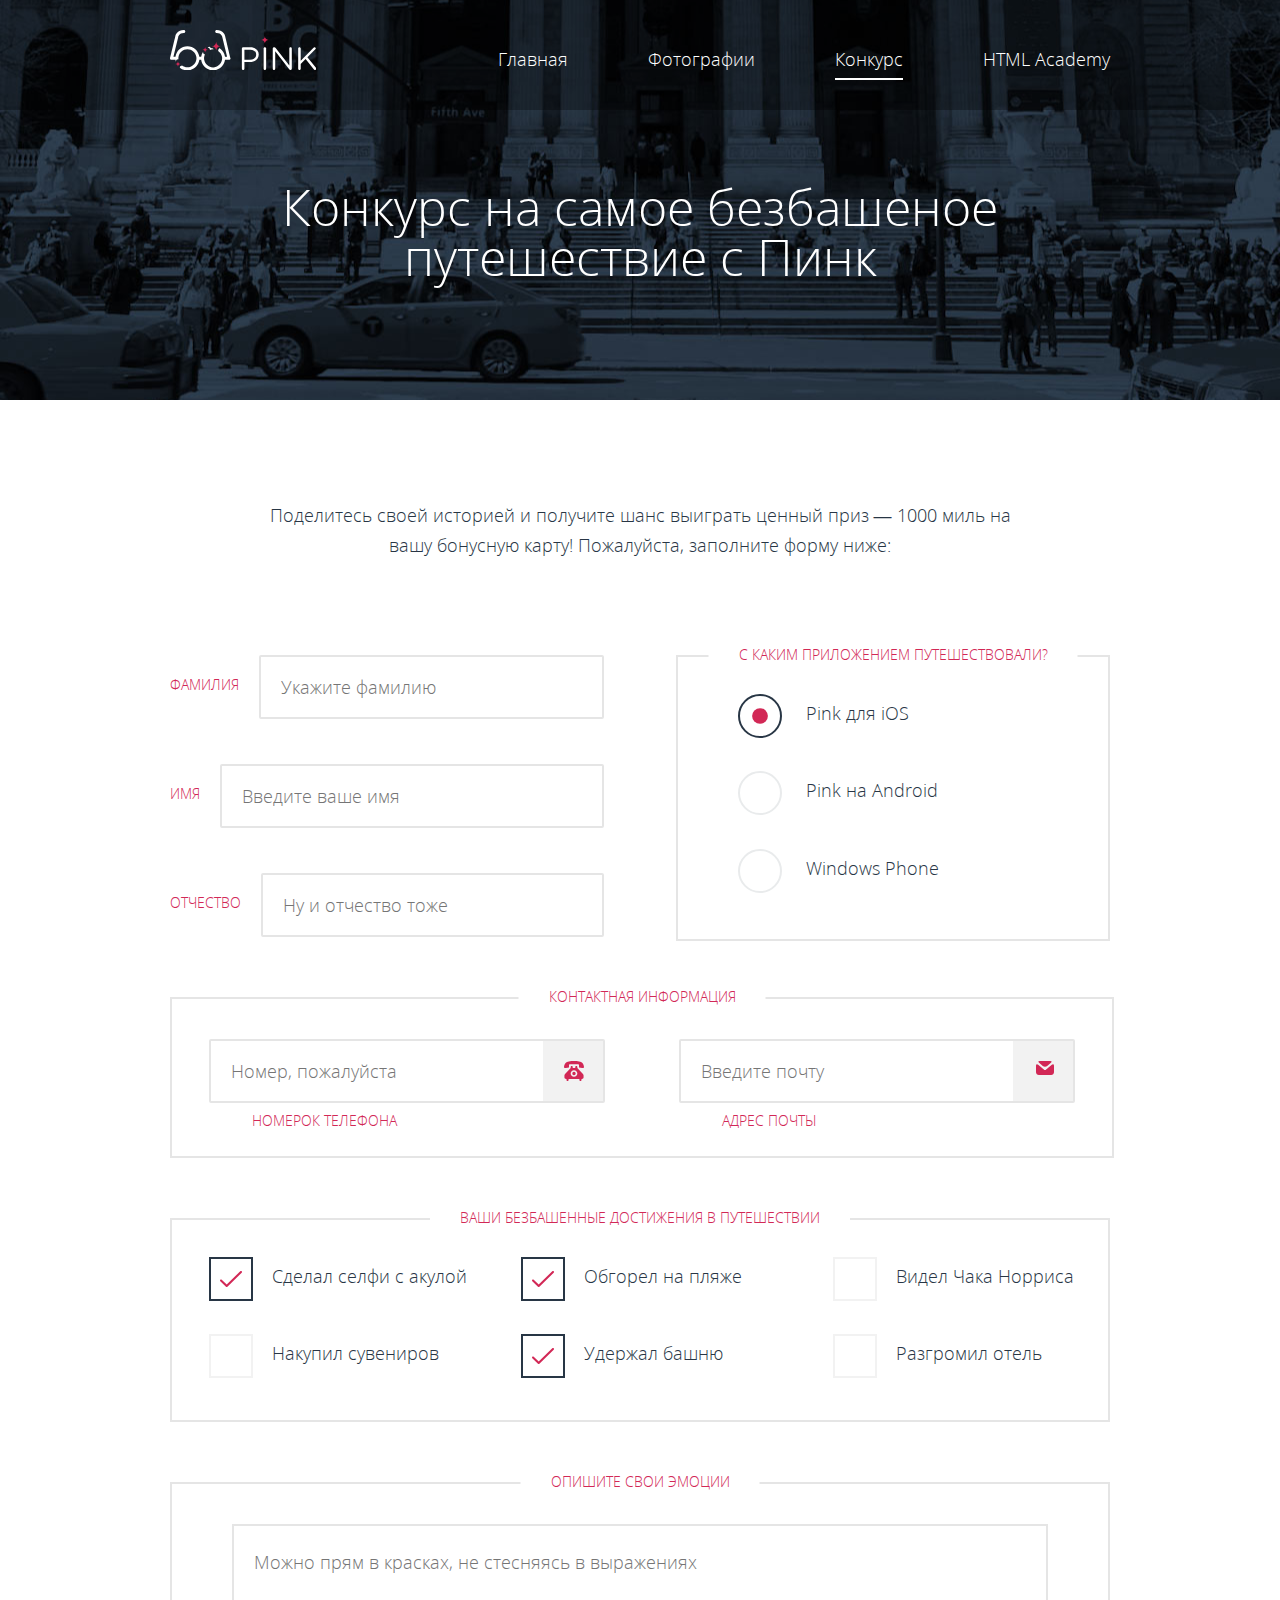
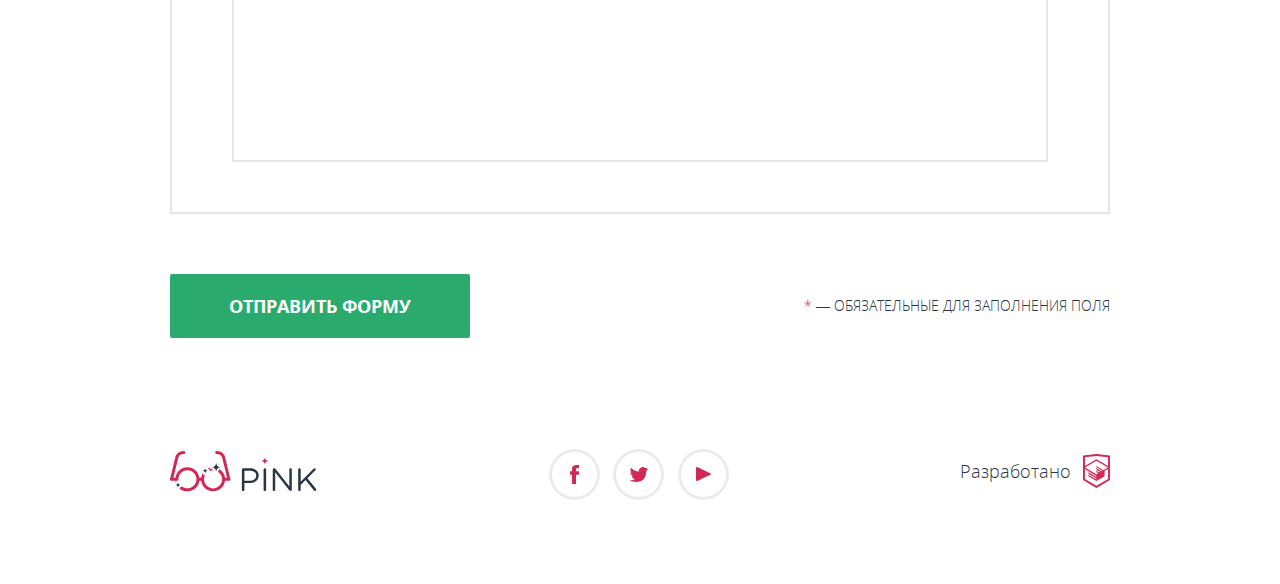
<file: form.html>
<!DOCTYPE html>
<html lang="ru">
<head>
  <meta charset="utf-8">
  <title>HTML Academy: Пинк</title>
  <meta name="viewport" content="width=device-width, initial-scale=1">
  <link rel="stylesheet" href="css/style.min.css"></head>
<body>
  <div class="wrapper">
    <header class="page-header  page-header--nojs">
      <div class="page-header__wrap">
        <a class="page-header__logo" href="index.html">
          <svg version="1.1" class="logo-svg-mobile" xmlns="http://www.w3.org/2000/svg" xmlns:xlink="http://www.w3.org/1999/xlink" x="0" y="0" width="74.426" height="22.859" viewBox="0 0 74.426 22.859" enable-background="new 0 0 74.426 22.859" xml:space="preserve">
            <g>
              <path fill="#FFFFFF" d="M0,1.449c0-0.708,0.58-1.288,1.256-1.288h7.18c5.087,0,8.436,2.704,8.436,7.147v0.064 c0,4.861-4.057,7.373-8.854,7.373H2.544v6.825c0,0.708-0.58,1.288-1.288,1.288C0.58,22.859,0,22.279,0,21.571V1.449z M8.114,12.428 c3.734,0,6.182-1.996,6.182-4.958V7.405c0-3.22-2.415-4.894-6.054-4.894H2.544v9.917H8.114z"/>
              <path fill="#FFFFFF" d="M21.729,1.288C21.729,0.58,22.308,0,22.983,0c0.709,0,1.288,0.58,1.288,1.288v20.283 c0,0.708-0.579,1.288-1.288,1.288c-0.676,0-1.255-0.58-1.255-1.288V1.288z"/>
              <path fill="#FFFFFF" d="M30.87,1.32c0-0.676,0.579-1.256,1.256-1.256h0.354c0.58,0,0.934,0.29,1.288,0.74l13.684,17.45V1.256 C47.451,0.58,47.998,0,48.707,0c0.676,0,1.223,0.58,1.223,1.256v20.348c0,0.676-0.482,1.191-1.158,1.191h-0.129 c-0.548,0-0.934-0.322-1.32-0.772L33.349,4.153v17.45c0,0.676-0.547,1.256-1.255,1.256c-0.677,0-1.224-0.58-1.224-1.256V1.32z"/>
              <path fill="#FFFFFF" d="M56.3,1.288C56.3,0.58,56.879,0,57.556,0c0.708,0,1.287,0.58,1.287,1.288v12.331L71.689,0.451 C71.979,0.193,72.269,0,72.688,0c0.676,0,1.224,0.612,1.224,1.256c0,0.354-0.161,0.644-0.419,0.901l-7.984,7.92l8.564,10.561 c0.225,0.29,0.354,0.547,0.354,0.934c0,0.676-0.579,1.288-1.287,1.288c-0.483,0-0.806-0.258-1.03-0.58l-8.403-10.463l-4.862,4.861 v4.894c0,0.708-0.579,1.288-1.287,1.288c-0.677,0-1.256-0.58-1.256-1.288V1.288z"/>
            </g>
          </svg>
          <svg version="1.1" class="logo-svg-tablet" xmlns="http://www.w3.org/2000/svg" xmlns:xlink="http://www.w3.org/1999/xlink" x="0" y="0" width="146.3" height="40.375" viewBox="0 0 146.3 40.375" enable-background="new 0 0 146.3 40.375" xml:space="preserve">
            <g>
              <path fill="#FFFFFF" d="M71.874,18.661c0-0.708,0.58-1.288,1.256-1.288h7.18c5.087,0,8.436,2.704,8.436,7.146v0.064 c0,4.861-4.057,7.373-8.854,7.373h-5.475v6.825c0,0.708-0.58,1.288-1.288,1.288c-0.676,0-1.256-0.58-1.256-1.288V18.661z M79.988,29.641c3.734,0,6.182-1.996,6.182-4.959v-0.063c0-3.22-2.414-4.894-6.053-4.894h-5.699v9.917H79.988L79.988,29.641z"/>
              <path fill="#FFFFFF" d="M93.603,18.5c0-0.708,0.579-1.288,1.255-1.288c0.709,0,1.288,0.58,1.288,1.288v20.283 c0,0.708-0.579,1.287-1.288,1.287c-0.676,0-1.255-0.579-1.255-1.287V18.5z"/>
              <path fill="#FFFFFF" d="M102.744,18.532c0-0.676,0.58-1.256,1.256-1.256h0.354c0.58,0,0.935,0.29,1.288,0.74l13.684,17.45V18.468 c0-0.676,0.547-1.256,1.256-1.256c0.676,0,1.224,0.58,1.224,1.256v20.349c0,0.676-0.481,1.19-1.158,1.19h-0.129c-0.548,0-0.935-0.321-1.319-0.772l-13.975-17.868v17.45c0,0.676-0.547,1.256-1.256,1.256c-0.676,0-1.223-0.58-1.223-1.256V18.532 H102.744z"/>
              <path fill="#FFFFFF" d="M128.173,18.5c0-0.708,0.58-1.288,1.257-1.288c0.708,0,1.286,0.58,1.286,1.288v12.331l12.848-13.168 c0.29-0.257,0.579-0.451,0.998-0.451c0.676,0,1.225,0.612,1.225,1.256c0,0.354-0.162,0.644-0.42,0.901l-7.984,7.92l8.564,10.561 c0.225,0.291,0.354,0.547,0.354,0.935c0,0.676-0.578,1.288-1.286,1.288c-0.483,0-0.806-0.258-1.03-0.58l-8.402-10.463l-4.863,4.861 v4.894c0,0.708-0.578,1.288-1.286,1.288c-0.677,0-1.257-0.58-1.257-1.288V18.5H128.173z"/>
            </g>
            <g class="small-hidden">
              <path fill="#FFFFFF" d="M60.498,28.266"/>
              <path fill="#FFFFFF" d="M60.462,28.016c-0.002-0.009-5.175-21.365-5.175-21.365C54.926,4.303,52.694,0,46.688,0 c-0.829,0-1.5,0.671-1.5,1.5s0.671,1.5,1.5,1.5c4.856,0,5.575,3.729,5.639,4.143l4.767,19.701h-2.073 c-0.742-5.927-5.802-10.531-11.927-10.531s-11.186,4.604-11.927,10.531h-1.82c-0.741-5.927-5.802-10.531-11.927-10.531 S6.235,20.917,5.493,26.844H3.42L8.187,7.143C8.25,6.729,8.97,3,13.826,3c0.829,0,1.5-0.671,1.5-1.5S14.655,0,13.826,0 C7.82,0,5.588,4.303,5.227,6.651c0,0-5.173,21.356-5.175,21.365c-0.266,1.109,0.531,1.826,1.426,1.826 c0.012,0,0.023,0.004,0.036,0.004h3.982c0.741,5.926,5.802,10.53,11.927,10.53s11.185-4.604,11.927-10.53h1.814 c0.742,5.926,5.802,10.53,11.927,10.53s11.186-4.604,11.927-10.53H59c0.012,0,0.023-0.004,0.036-0.004 C59.931,29.842,60.728,29.125,60.462,28.016z M26.315,29.844c-0.715,4.272-4.421,7.531-8.896,7.531c-4.475,0-8.18-3.259-8.896-7.531 c-0.082-0.488-0.135-0.988-0.135-1.5s0.053-1.011,0.135-1.5c0.715-4.271,4.421-7.531,8.896-7.531c4.475,0,8.18,3.26,8.896,7.531 c0.082,0.489,0.135,0.988,0.135,1.5S26.397,29.355,26.315,29.844z M51.99,29.844c-0.716,4.272-4.421,7.531-8.896,7.531 c-4.475,0-8.181-3.259-8.896-7.531c-0.082-0.488-0.135-0.988-0.135-1.5s0.053-1.011,0.135-1.5c0.716-4.271,4.421-7.531,8.896-7.531 c4.475,0,8.181,3.26,8.896,7.531c0.082,0.489,0.135,0.988,0.135,1.5S52.072,29.355,51.99,29.844z"/>
            </g>
          </svg>
          <svg version="1.1" class="logo-svg-desktop" xmlns="http://www.w3.org/2000/svg" xmlns:xlink="http://www.w3.org/1999/xlink" x="0" y="0" width="146.3" height="40.375" viewBox="0 0 146.3 40.375" enable-background="new 0 0 146.3 40.375" xml:space="preserve">
            <g>
              <path fill="#FFFFFF" d="M71.874,18.661c0-0.708,0.58-1.288,1.256-1.288h7.18c5.087,0,8.436,2.704,8.436,7.146v0.064 c0,4.861-4.057,7.373-8.854,7.373h-5.475v6.825c0,0.708-0.58,1.288-1.288,1.288c-0.676,0-1.256-0.58-1.256-1.288V18.661z M79.988,29.641c3.734,0,6.182-1.996,6.182-4.959v-0.063c0-3.22-2.414-4.894-6.053-4.894h-5.699v9.917H79.988L79.988,29.641z"/>
              <path fill="#FFFFFF" d="M93.603,18.5c0-0.708,0.579-1.288,1.255-1.288c0.709,0,1.288,0.58,1.288,1.288v20.283 c0,0.708-0.579,1.287-1.288,1.287c-0.676,0-1.255-0.579-1.255-1.287V18.5z"/>
              <path fill="#FFFFFF" d="M102.744,18.532c0-0.676,0.58-1.256,1.256-1.256h0.354c0.58,0,0.935,0.29,1.288,0.74l13.684,17.45V18.468 c0-0.676,0.547-1.256,1.256-1.256c0.676,0,1.224,0.58,1.224,1.256v20.349c0,0.676-0.481,1.19-1.158,1.19h-0.129c-0.548,0-0.935-0.321-1.319-0.772l-13.975-17.868v17.45c0,0.676-0.547,1.256-1.256,1.256c-0.676,0-1.223-0.58-1.223-1.256V18.532 H102.744z"/>
              <path fill="#FFFFFF" d="M128.173,18.5c0-0.708,0.58-1.288,1.257-1.288c0.708,0,1.286,0.58,1.286,1.288v12.331l12.848-13.168 c0.29-0.257,0.579-0.451,0.998-0.451c0.676,0,1.225,0.612,1.225,1.256c0,0.354-0.162,0.644-0.42,0.901l-7.984,7.92l8.564,10.561 c0.225,0.291,0.354,0.547,0.354,0.935c0,0.676-0.578,1.288-1.286,1.288c-0.483,0-0.806-0.258-1.03-0.58l-8.402-10.463l-4.863,4.861 v4.894c0,0.708-0.578,1.288-1.286,1.288c-0.677,0-1.257-0.58-1.257-1.288V18.5H128.173z"/>
            </g>
            <path fill="#D22856" d="M98.498,9.875c-2.002,0-3.623-1.623-3.623-3.624c0,2.001-1.623,3.624-3.625,3.624 c2.002,0,3.625,1.623,3.625,3.624C94.875,11.498,96.496,9.875,98.498,9.875z"/>
            <g>
              <path fill="#FFFFFF" d="M43.094,19.313c0.246,0,0.489,0.014,0.73,0.033c-0.437-0.728-1.227-1.221-2.136-1.221 c-0.877,0-1.614-0.568-1.884-1.354c-0.727,0.208-1.425,0.482-2.089,0.816c0.062,0.017,0.122,0.038,0.188,0.038c1.104,0,2,0.896,2,2 c0,0.096-0.015,0.188-0.028,0.281C40.875,19.524,41.959,19.313,43.094,19.313z"/>
              <path fill="#FFFFFF" d="M60.462,28.016c-0.002-0.009-5.175-21.365-5.175-21.365C54.926,4.303,52.694,0,46.688,0 c-0.829,0-1.5,0.671-1.5,1.5s0.671,1.5,1.5,1.5c4.856,0,5.575,3.729,5.639,4.143l4.767,19.701h-2.073 c-0.445-3.557-2.453-6.628-5.305-8.522c-0.897,0.379-1.529,1.269-1.529,2.303c0,0.088-0.015,0.171-0.026,0.256 c1.991,1.358,3.415,3.489,3.829,5.964c0.082,0.489,0.135,0.988,0.135,1.5s-0.053,1.012-0.135,1.5 c-0.716,4.272-4.421,7.531-8.896,7.531c-4.475,0-8.181-3.259-8.896-7.531c-0.082-0.488-0.135-0.988-0.135-1.5 s0.053-1.011,0.135-1.5c0.147-0.878,0.427-1.711,0.808-2.483c-1.034-0.078-1.852-0.932-1.852-1.985 c0-0.189-0.077-0.357-0.192-0.489c-0.938,1.469-1.569,3.15-1.795,4.958h-1.82c-0.741-5.927-5.802-10.531-11.927-10.531 S6.235,20.917,5.493,26.844H3.42L8.187,7.143C8.25,6.729,8.97,3,13.826,3c0.829,0,1.5-0.671,1.5-1.5S14.655,0,13.826,0 C7.82,0,5.588,4.303,5.227,6.651c0,0-5.173,21.356-5.175,21.365c-0.266,1.109,0.531,1.826,1.426,1.826 c0.012,0,0.023,0.004,0.036,0.004h3.982c0.079,0.628,0.215,1.237,0.387,1.831c0.059-0.106,0.102-0.224,0.102-0.354 c0-1.104,0.896-2,2-2c0.166,0,0.324,0.025,0.478,0.063c-0.043-0.343-0.074-0.688-0.074-1.042c0-0.512,0.053-1.011,0.135-1.5 c0.715-4.271,4.421-7.531,8.896-7.531s8.18,3.26,8.896,7.531c0.082,0.489,0.135,0.988,0.135,1.5s-0.053,1.012-0.135,1.5 c-0.715,4.272-4.421,7.531-8.896,7.531c-2.022,0-3.883-0.67-5.386-1.794c-0.35,0.302-0.8,0.491-1.299,0.491 c-0.413,0-0.749,0.336-0.749,0.748c0,0.29-0.065,0.564-0.176,0.812c2.075,1.708,4.722,2.743,7.614,2.743 c6.125,0,11.185-4.604,11.927-10.53h1.814c0.742,5.926,5.802,10.53,11.927,10.53s11.186-4.604,11.927-10.53H59 c0.012,0,0.023-0.004,0.036-0.004C59.931,29.842,60.728,29.125,60.462,28.016z"/>
            </g>
            <g>
              <g>
                <path fill="#D22856" d="M50.686,16.125c-2.485,0-4.499-2.014-4.499-4.499c0,2.485-2.014,4.499-4.499,4.499 c2.485,0,4.499,2.014,4.499,4.499C46.187,18.139,48.2,16.125,50.686,16.125z"/>
              </g>
            </g>
            <g>
              <g>
                <path fill="#D22856" d="M37.904,19.626c-1.519,0-2.749-1.23-2.749-2.749c0,1.519-1.23,2.749-2.749,2.749 c1.519,0,2.749,1.229,2.749,2.749C35.155,20.855,36.386,19.626,37.904,19.626z"/>
              </g>
            </g>
            <g>
              <g>
                <path fill="#D22856" d="M10.734,34.072c-1.519,0-2.749-1.23-2.749-2.75c0,1.52-1.23,2.75-2.749,2.75 c1.519,0,2.749,1.229,2.749,2.748C7.985,35.303,9.215,34.072,10.734,34.072z"/>
              </g>
            </g>
          </svg>
        </a>
        <nav class="main-nav  main-nav--closed  main-nav--nojs">
          <button class="main-nav__toggle" type="button">

            <svg version="1.1" class="menuCross" xmlns="http://www.w3.org/2000/svg" xmlns:xlink="http://www.w3.org/1999/xlink" x="0" y="0" width="23.867" height="23.867" viewBox="0 0 23.867 23.867" enable-background="new 0 0 23.867 23.867" xml:space="preserve">
              <path fill="#FFFFFF" d="M15.087,11.933l8.56-8.559c0.293-0.293,0.293-0.768,0-1.061L21.554,0.22C21.414,0.079,21.223,0,21.023,0 c-0.199,0-0.391,0.079-0.529,0.22l-8.561,8.56l-8.56-8.56c-0.282-0.282-0.78-0.282-1.061,0L0.22,2.313 c-0.293,0.293-0.293,0.768,0,1.061l8.56,8.559l-8.56,8.559c-0.293,0.293-0.293,0.768,0,1.062l2.093,2.094 c0.141,0.142,0.331,0.22,0.53,0.22c0.199,0,0.39-0.078,0.53-0.22l8.561-8.56l8.56,8.56c0.141,0.142,0.332,0.22,0.53,0.22 c0.199,0,0.39-0.078,0.53-0.22l2.093-2.094c0.293-0.294,0.293-0.769,0-1.062L15.087,11.933z"/>
            </svg>
            <svg version="1.1" class="menuBurger" xmlns="http://www.w3.org/2000/svg" xmlns:xlink="http://www.w3.org/1999/xlink" x="0" y="0" width="49.945" height="24.007" viewBox="0 0 49.945 24.007" enable-background="new 0 0 49.945 24.007" xml:space="preserve">
              <g>
                <g>
                  <g>
                    <path fill="#FFFFFF" d="M1.137,0C0.51,0,0,0.428,0,1.01v1.981c0,0.558,0.494,1.01,1.139,1.01h47.671 c0.628,0,1.138-0.428,1.138-1.01V1.01c0-0.558-0.494-1.01-1.138-1.01H1.137z M1.137,10.003C0.51,10.003,0,10.431,0,11.013v1.98 c0,0.557,0.494,1.01,1.139,1.01h47.671c0.628,0,1.138-0.428,1.138-1.01v-1.98c0-0.558-0.494-1.01-1.138-1.01H1.137z M1.137,20.005C0.51,20.005,0,20.434,0,21.016v1.981c0,0.557,0.494,1.01,1.139,1.01h47.671c0.628,0,1.138-0.428,1.138-1.01 v-1.981c0-0.558-0.494-1.011-1.138-1.011H1.137z"/>
                  </g>
                  <g>
                    <path fill="#FFFFFF" d="M1.137,0C0.51,0,0,0.428,0,1.01v1.981c0,0.558,0.494,1.01,1.139,1.01h47.671 c0.628,0,1.138-0.428,1.138-1.01V1.01c0-0.558-0.494-1.01-1.138-1.01H1.137z M1.137,10.003C0.51,10.003,0,10.431,0,11.013v1.98 c0,0.557,0.494,1.01,1.139,1.01h47.671c0.628,0,1.138-0.428,1.138-1.01v-1.98c0-0.558-0.494-1.01-1.138-1.01H1.137z M1.137,20.005C0.51,20.005,0,20.434,0,21.016v1.981c0,0.557,0.494,1.01,1.139,1.01h47.671c0.628,0,1.138-0.428,1.138-1.01 v-1.981c0-0.558-0.494-1.011-1.138-1.011H1.137z"/>
                  </g>
                </g>
              </g>
            </svg>

          </button>
          <ul class="main-nav__items">
            <li class="main-nav__item">
              <a href="index.html">Главная</a>
            </li>
            <li class="main-nav__item">
              <a href="photo.html">Фотографии</a>
            </li>
            <li class="main-nav__item main-nav__item--active">
              <a>Конкурс</a>
            </li>
            <li class="main-nav__item">
              <a href="https://htmlacademy.ru/">HTML Academy</a>
            </li>
          </ul>
        </nav>
      </div>
    </header>
    <section class="picture">
      <div class="picture__wrap picture__wrap--form">
        <h2 class="picture__title">Конкурс на самое безбашеное путешествие с Пинк</h2>
      </div>
    </section>

    <main>
      <form action="/" class="form">
        <p class="form-title">
          Поделитесь своей историей и получите шанс выиграть ценный приз — 1000 миль на вашу бонусную карту!
          <span class="form-title-hiden">Пожалуйста, заполните форму ниже:</span>
        </p>

        <div class="form__wrapper form__wrapper--user">
          <div class="form__group form__group--user">
            <label class="form__user-title" for="surname-info">Фамилия</label>
            <input class="form__input-txt" type="text" id="surname-info"  name="surname-info" placeholder="Укажите фамилию"></div>
          <div class="form__group form__group--user">
            <label class="form__user-title" for="name-info">Имя</label>
            <input class="form__input-txt" type="text" id="name-info" name="name-info" placeholder="Введите ваше имя"></div>
          <div class="form__group form__group--user">
            <label class="form__user-title" for="patronymic-info">Отчество</label>
            <input class="form__input-txt" type="text" id="patronymic-info" name="patronymic-info" placeholder="Ну и отчество тоже"></div>
        </div>

        <div class="form__wrapper-advance-grey">
          <fieldset class="form__wrapper form__wrapper--advance">
            <h3 class="form__legend form__legend--advance">Ваши безбашенные достижения в путешествии</h3>
            <div class="form__wrapper-fieldset-advance">
              <div class="form__group form__group--advance">
                <label class="form__label form__label--checkbox  form__label--control-text">
                  <input type="checkbox" name="selfie_with_shark" checked>
                  <span class="form__label-txt">Сделал селфи с акулой</span>
                </label>
              </div>
              <div class="form__group form__group--advance">
                <label class="form__label form__label--checkbox  form__label--control-text">
                  <input type="checkbox" name="burn_on_sun" checked>
                  <span class="form__label-txt">Обгорел на пляже</span>
                </label>
              </div>
              <div class="form__group form__group--advance">
                <label class="form__label form__label--checkbox  form__label--control-text">
                  <input type="checkbox" name="see_norris">
                  <span class="form__label-txt">Видел Чака Норриса</span>
                </label>
              </div>
              <div class="form__group form__group--advance">
                <label class="form__label form__label--checkbox  form__label--control-text">
                  <input type="checkbox" name="buy_souvenirs">
                  <span class="form__label-txt">Накупил сувениров</span>
                </label>
              </div>
              <div class="form__group form__group--advance">
                <label class="form__label form__label--checkbox  form__label--control-text">
                  <input type="checkbox" name="kept_tower" checked>
                  <span class="form__label-txt">Удержал башню</span>
                </label>
              </div>
              <div class="form__group form__group--advance">
                <label class="form__label form__label--checkbox  form__label--control-text">
                  <input type="checkbox" name="break_hotel">
                  <span class="form__label-txt">Разгромил отель</span>
                </label>
              </div>
            </div>
          </fieldset>
        </div>

        <fieldset class="form__wrapper form__wrapper--contact">
          <h3 class="form__legend form__legend--contact">Контактная информация</h3>
          <div class="form__wrapper-fieldset-contact">
            <div class="form__group form__group--contact">
              <label class="form__user-title" for="phone-info">Номерок телефона</label>
              <input class="form__input-txt form__input-txt--phone" type="tel" id="phone-info" name="phone-info" placeholder="Номер, пожалуйста"></div>
            <div class="form__group form__group--contact">
              <label class="form__user-title" for="email-info">Адрес почты</label>
              <input class="form__input-txt form__input-txt--email" type="email"  id="email-info" name="email-info" placeholder="Введите почту"></div>
          </div>
        </fieldset>

        <div class="form__wrapper-app-grey">
          <fieldset class="form__wrapper form__wrapper--app">
            <h3 class="form__legend form__legend--app">С каким приложением путешествовали?</h3>
            <div class="form__wrapper-fieldset-app">
              <div class="form__group form__group--app">
                <label class="form__label  form__label--radio  form__label--control-text">
                  <input type="radio" name="application_type" value="iOS" checked>
                  <span class="form__label-txt">Pink для iOS</span>
                </label>
              </div>
              <div class="form__group form__group--app">
                <label class="form__label  form__label--radio  form__label--control-text">
                  <input type="radio" name="application_type" value="iOS">
                  <span class="form__label-txt">Pink на Android</span>
                </label>
              </div>
              <div class="form__group form__group--app">
                <label class="form__label  form__label--radio  form__label--control-text">
                  <input type="radio" name="application_type" value="iOS">
                  <span class="form__label-txt">Windows Phone</span>
                </label>
              </div>
            </div>
          </fieldset>
        </div>

        <fieldset class="form__wrapper form__wrapper--tell">
          <h3 class="form__legend form__legend--tell">Опишите свои эмоции</h3>
          <textarea class="form__textarea" name="emotions" id="emotions"
                          cols="30" rows="6"
                          placeholder="Можно прям в красках, не стесняясь в выражениях"></textarea>
        </fieldset>

        <div class="form__wrapper-btn">
          <button class="btn btn__form" type="submit">Отправить форму</button>
          <p class="form__mandatory">
            <span class="form__mandatory-red">*</span>
            &mdash; обязательные
            <span class="form__mandatory-hidden">для заполнения</span>
            поля
          </p>
        </div>
      </form>
    </main>
    <footer class="main-footer">
      <div class="main-footer__wrap main-footer__wrap--form">
        <div class="main-footer__logo">
          <a href="index.html">
            <svg version="1.1" class="logo-svg-footer-tablet" xmlns="http://www.w3.org/2000/svg" xmlns:xlink="http://www.w3.org/1999/xlink" x="0" y="0" width="146.3" height="40.375" viewBox="0 0 146.3 40.375" enable-background="new 0 0 146.3 40.375" xml:space="preserve">
              <g>
                <path fill="#283645" d="M71.874,18.661c0-0.708,0.58-1.288,1.256-1.288h7.18c5.087,0,8.436,2.704,8.436,7.146v0.063 c0,4.86-4.057,7.373-8.854,7.373h-5.475v6.825c0,0.708-0.58,1.287-1.289,1.287c-0.676,0-1.256-0.58-1.256-1.287L71.874,18.661 L71.874,18.661z M79.988,29.641c3.734,0,6.182-1.996,6.182-4.959v-0.062c0-3.221-2.414-4.894-6.053-4.894h-5.699v9.917h5.57V29.641 z"/>
                <path fill="#283645" d="M93.603,18.5c0-0.708,0.579-1.288,1.255-1.288c0.709,0,1.288,0.58,1.288,1.288v20.283 c0,0.708-0.579,1.287-1.288,1.287c-0.676,0-1.255-0.579-1.255-1.287V18.5z"/>
                <path fill="#283645" d="M102.744,18.532c0-0.676,0.58-1.256,1.256-1.256h0.354c0.58,0,0.935,0.29,1.288,0.74l13.684,17.45V18.468 c0-0.676,0.547-1.256,1.256-1.256c0.676,0,1.225,0.58,1.225,1.256v20.349c0,0.677-0.48,1.19-1.158,1.19h-0.129 c-0.548,0-0.936-0.321-1.318-0.772l-13.976-17.867v17.449c0,0.677-0.547,1.257-1.257,1.257c-0.676,0-1.223-0.58-1.223-1.257V18.532 H102.744z"/>
                <path fill="#283645" d="M128.173,18.5c0-0.708,0.58-1.288,1.257-1.288c0.708,0,1.286,0.58,1.286,1.288v12.331l12.848-13.16 c0.29-0.257,0.579-0.451,0.998-0.451c0.676,0,1.225,0.612,1.225,1.256c0,0.354-0.162,0.644-0.42,0.901l-7.984,7.92l8.564,10.561 c0.225,0.291,0.354,0.547,0.354,0.936c0,0.676-0.577,1.288-1.285,1.288c-0.482,0-0.807-0.259-1.03-0.58l-8.401-10.464l-4.863,4.861 v4.895c0,0.708-0.578,1.288-1.286,1.288c-0.677,0-1.257-0.58-1.257-1.288V18.5H128.173z"/>
              </g>
              <path fill="#FFFFFF" d="M60.498,28.266"/>
              <path fill="#D22856" d="M60.462,28.016c-0.002-0.009-5.175-21.365-5.175-21.365C54.926,4.303,52.694,0,46.688,0 c-0.829,0-1.5,0.671-1.5,1.5s0.671,1.5,1.5,1.5c4.856,0,5.575,3.729,5.639,4.143l4.767,19.701h-2.073 c-0.742-5.927-5.802-10.531-11.927-10.531s-11.186,4.604-11.927,10.531h-1.82c-0.741-5.927-5.802-10.531-11.927-10.531 S6.235,20.917,5.493,26.844H3.42L8.187,7.143C8.25,6.729,8.97,3,13.826,3c0.829,0,1.5-0.671,1.5-1.5S14.655,0,13.826,0 C7.82,0,5.588,4.303,5.227,6.651c0,0-5.173,21.356-5.175,21.365c-0.266,1.109,0.531,1.826,1.426,1.826 c0.012,0,0.023,0.004,0.036,0.004h3.982c0.741,5.926,5.802,10.53,11.927,10.53s11.185-4.604,11.927-10.53h1.814 c0.742,5.926,5.802,10.53,11.927,10.53s11.186-4.604,11.927-10.53H59c0.012,0,0.023-0.004,0.036-0.004 C59.931,29.842,60.728,29.125,60.462,28.016z M26.315,29.844c-0.715,4.272-4.421,7.531-8.896,7.531s-8.18-3.259-8.896-7.531 c-0.082-0.488-0.135-0.988-0.135-1.5s0.053-1.011,0.135-1.5c0.715-4.271,4.421-7.531,8.896-7.531s8.18,3.26,8.896,7.531 c0.082,0.489,0.135,0.988,0.135,1.5S26.397,29.355,26.315,29.844z M51.99,29.844c-0.716,4.272-4.421,7.531-8.896,7.531 c-4.475,0-8.181-3.259-8.896-7.531c-0.082-0.488-0.135-0.988-0.135-1.5s0.053-1.011,0.135-1.5c0.716-4.271,4.421-7.531,8.896-7.531 c4.475,0,8.181,3.26,8.896,7.531c0.082,0.489,0.135,0.988,0.135,1.5S52.072,29.355,51.99,29.844z"/>
            </svg>
            <svg version="1.1" class="logo-svg-footer-desktop" xmlns="http://www.w3.org/2000/svg" xmlns:xlink="http://www.w3.org/1999/xlink" x="0" y="0" width="146.3" height="40.375" viewBox="0 0 146.3 40.375" enable-background="new 0 0 146.3 40.375" xml:space="preserve">
              <g>
                <path fill="#283645" d="M71.874,18.661c0-0.708,0.58-1.288,1.256-1.288h7.18c5.087,0,8.436,2.704,8.436,7.146v0.063 c0,4.86-4.057,7.373-8.854,7.373h-5.475v6.825c0,0.708-0.58,1.287-1.289,1.287c-0.676,0-1.256-0.58-1.256-1.287L71.874,18.661 L71.874,18.661z M79.988,29.641c3.734,0,6.182-1.996,6.182-4.959v-0.062c0-3.221-2.414-4.894-6.053-4.894h-5.699v9.917h5.57V29.641 z"/>
                <path fill="#283645" d="M93.603,18.5c0-0.708,0.579-1.288,1.255-1.288c0.709,0,1.288,0.58,1.288,1.288v20.283 c0,0.708-0.579,1.287-1.288,1.287c-0.676,0-1.255-0.579-1.255-1.287V18.5z"/>
                <path fill="#283645" d="M102.744,18.532c0-0.676,0.58-1.256,1.256-1.256h0.354c0.58,0,0.935,0.29,1.288,0.74l13.684,17.45V18.468 c0-0.676,0.547-1.256,1.256-1.256c0.676,0,1.225,0.58,1.225,1.256v20.349c0,0.677-0.48,1.19-1.158,1.19h-0.129 c-0.548,0-0.936-0.321-1.318-0.772l-13.976-17.867v17.449c0,0.677-0.547,1.257-1.257,1.257c-0.676,0-1.223-0.58-1.223-1.257V18.532 H102.744z"/>
                <path fill="#283645" d="M128.173,18.5c0-0.708,0.58-1.288,1.257-1.288c0.708,0,1.286,0.58,1.286,1.288v12.331l12.848-13.168 c0.29-0.257,0.579-0.451,0.998-0.451c0.676,0,1.225,0.612,1.225,1.256c0,0.354-0.162,0.644-0.42,0.901l-7.984,7.92l8.564,10.561 c0.225,0.291,0.354,0.547,0.354,0.936c0,0.676-0.577,1.288-1.285,1.288c-0.482,0-0.807-0.259-1.03-0.58l-8.401-10.464l-4.863,4.861 v4.895c0,0.708-0.578,1.288-1.286,1.288c-0.677,0-1.257-0.58-1.257-1.288V18.5H128.173z"/>
              </g>
              <path fill="#D22856" d="M98.498,9.875c-2.002,0-3.623-1.623-3.623-3.624c0,2.001-1.623,3.624-3.625,3.624 c2.002,0,3.625,1.623,3.625,3.624C94.875,11.498,96.496,9.875,98.498,9.875z"/>
              <g>
                <path fill="#D22856" d="M43.094,19.313c0.246,0,0.489,0.014,0.73,0.033c-0.437-0.728-1.227-1.221-2.136-1.221 c-0.877,0-1.614-0.568-1.884-1.354c-0.727,0.208-1.425,0.482-2.089,0.816c0.062,0.017,0.122,0.038,0.188,0.038c1.104,0,2,0.896,2,2 c0,0.096-0.015,0.188-0.028,0.281C40.875,19.524,41.959,19.313,43.094,19.313z"/>
                <path fill="#D22856" d="M60.462,28.016c-0.002-0.009-5.175-21.365-5.175-21.365C54.926,4.303,52.694,0,46.688,0 c-0.829,0-1.5,0.671-1.5,1.5s0.671,1.5,1.5,1.5c4.856,0,5.575,3.729,5.639,4.143l4.767,19.701h-2.073 c-0.445-3.557-2.453-6.628-5.305-8.522c-0.897,0.379-1.529,1.269-1.529,2.303c0,0.088-0.015,0.171-0.026,0.256 c1.991,1.358,3.415,3.489,3.829,5.965c0.082,0.488,0.135,0.987,0.135,1.5c0,0.512-0.053,1.012-0.135,1.5 c-0.716,4.271-4.421,7.53-8.896,7.53c-4.475,0-8.181-3.259-8.896-7.53c-0.082-0.488-0.135-0.988-0.135-1.5 c0-0.513,0.053-1.012,0.135-1.5c0.147-0.879,0.427-1.712,0.808-2.484c-1.034-0.077-1.852-0.932-1.852-1.984 c0-0.189-0.077-0.357-0.192-0.488c-0.938,1.469-1.569,3.149-1.795,4.957h-1.82c-0.741-5.927-5.802-10.531-11.927-10.531 S6.235,20.917,5.493,26.844H3.42L8.187,7.143C8.25,6.729,8.97,3,13.826,3c0.829,0,1.5-0.671,1.5-1.5S14.655,0,13.826,0 C7.82,0,5.588,4.303,5.227,6.651c0,0-5.173,21.356-5.175,21.365c-0.266,1.109,0.531,1.826,1.426,1.826 c0.012,0,0.023,0.004,0.036,0.004h3.982c0.079,0.629,0.215,1.237,0.387,1.831c0.059-0.106,0.102-0.224,0.102-0.354 c0-1.104,0.896-2,2-2c0.166,0,0.324,0.024,0.478,0.062c-0.043-0.343-0.074-0.688-0.074-1.042c0-0.512,0.053-1.011,0.135-1.5 c0.715-4.271,4.421-7.531,8.896-7.531s8.18,3.26,8.896,7.531c0.082,0.489,0.135,0.988,0.135,1.5s-0.053,1.012-0.135,1.5 c-0.715,4.272-4.421,7.531-8.896,7.531c-2.022,0-3.883-0.67-5.386-1.794c-0.35,0.302-0.8,0.491-1.299,0.491 c-0.413,0-0.749,0.336-0.749,0.748c0,0.289-0.065,0.563-0.176,0.812c2.075,1.708,4.722,2.743,7.614,2.743 c6.125,0,11.185-4.604,11.927-10.529h1.814c0.742,5.926,5.802,10.529,11.927,10.529s11.186-4.604,11.927-10.529H59 c0.012,0,0.023-0.005,0.036-0.005C59.931,29.842,60.728,29.125,60.462,28.016z"/>
              </g>
              <g>
                <g>
                  <path fill="#283645" d="M50.686,16.125c-2.485,0-4.499-2.014-4.499-4.499c0,2.485-2.014,4.499-4.499,4.499 c2.485,0,4.499,2.014,4.499,4.499C46.187,18.139,48.2,16.125,50.686,16.125z"/>
                </g>
              </g>
              <g>
                <g>
                  <path fill="#283645" d="M37.904,19.626c-1.519,0-2.749-1.23-2.749-2.749c0,1.519-1.23,2.749-2.749,2.749 c1.519,0,2.749,1.229,2.749,2.749C35.155,20.855,36.386,19.626,37.904,19.626z"/>
                </g>
              </g>
              <g>
                <g>
                  <path fill="#283645" d="M10.734,34.072c-1.519,0-2.749-1.23-2.749-2.75c0,1.52-1.23,2.75-2.749,2.75 c1.519,0,2.749,1.229,2.749,2.748C7.985,35.303,9.215,34.072,10.734,34.072z"/>
                </g>
              </g>
            </svg>
          </a>
        </div>
        <div class="main-footer__social">
          <a class="main-footer__social-fb" href="https://www.facebook.com/" target="_blank"></a>
          <a class="main-footer__social-tw" href="https://twitter.com/" target="_blank"></a>
          <a class="main-footer__social-yt" href="https://www.youtube.com/" target="_blank"></a>
        </div>
        <div class="main-footer__copyright">
          <p>Разработано</p>
          <a class="main-footer__academy" href="https://htmlacademy.ru/intensive/adaptive" target="_blank">
            <svg version="1.1" xmlns="http://www.w3.org/2000/svg" xmlns:xlink="http://www.w3.org/1999/xlink" x="0" y="0" width="26.943" height="34.09" viewBox="0 0 26.943 34.09" enable-background="new 0 0 26.943 34.09" xml:space="preserve">
              <path d="M13.62.017L13.472 0 0 1.412v24.661l13.472 8.017 13.43-7.99.042-.026V1.412L13.62.017zm11.399 12.11L13.495 5.334l-.001-.104-.087.05-.088-.056v.109L1.925 12.118V3.147l11.547-1.212 11.547 1.212v8.98zm-11.614-5.34L24.923 13.5l-4.479 2.64-7.093-4.221-.013 1.415 5.904 3.513-.86.507-5.031-2.992-.013 1.415 3.827 2.275-.782.523-3.032-1.787-.013 1.413 1.852 1.091-1.8 1.081-11.356-6.751 11.371-6.835zm-11.48 8.34l11.411 6.791.015 1.044-7.941-4.728-.015 1.416 7.979 4.796.017 1.076-7.972-4.741-.013 1.415 8.021 4.821.045.026 8.143-4.872v-1.268l-.011-.148v-3.761l3.415-2.036v10.02L13.472 31.85 1.925 24.979v-9.852z"/>
            </svg>
          </a>
        </div>
      </div>
    </footer>

    <section class="pop-up pop-up--error" id="error">
      <div class="pop-up__wrap">
        <h3 class="pop-up__title pop-up__title--error">Что-то пошло не так!</h3>
        <div class="pop-up__txt pop-up__txt--error">
          <p>
            Проверьте поля, выделенные красным, скорее всего вы забыли их заполнить
          </p>
        </div>
        <button class="btn btn_pop-up btn_pop-up--error" type="button">Ок</button>
      </div>
    </section>

    <section class="pop-up  pop-up--victory" id="victory">
      <div class="pop-up__wrap">
        <h4 class="pop-up__title pop-up__title--victory">Ваша заявка отправлена</h4>
        <div class="pop-up__txt pop-up__txt--victory">
          <p>
            Спасибо за ваше участие, ваша заявка уже поступила к нам. В ближайшее время мы рассмотрим ее
            и оповестим вас.
          </p>
        </div>
      </div>
      <div class="pop-up__button-wrap">
        <button class="btn btn_pop-up btn_pop-up--victory" type="button">Закрыть окно</button>
      </div>
    </section>

  </div>
  <script src="js/common.min.js"></script>
</body>
</html>
</file>
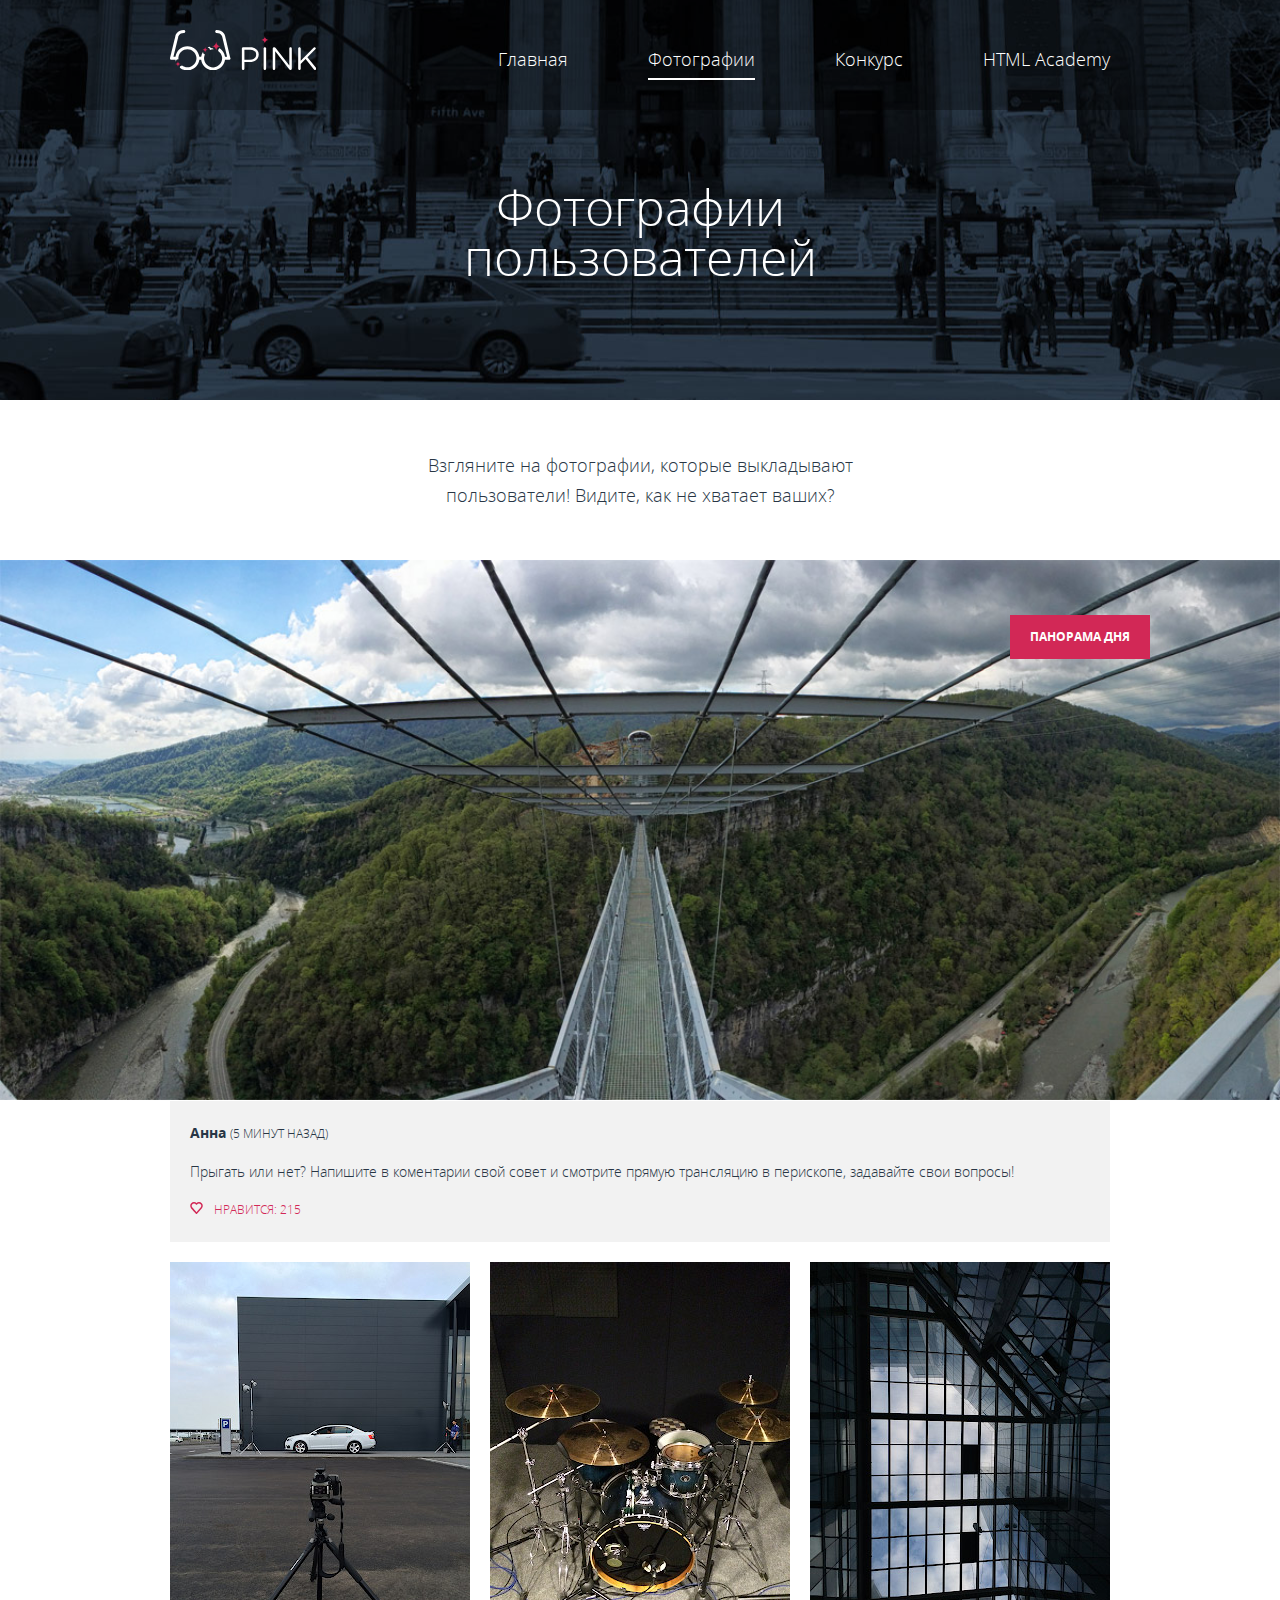
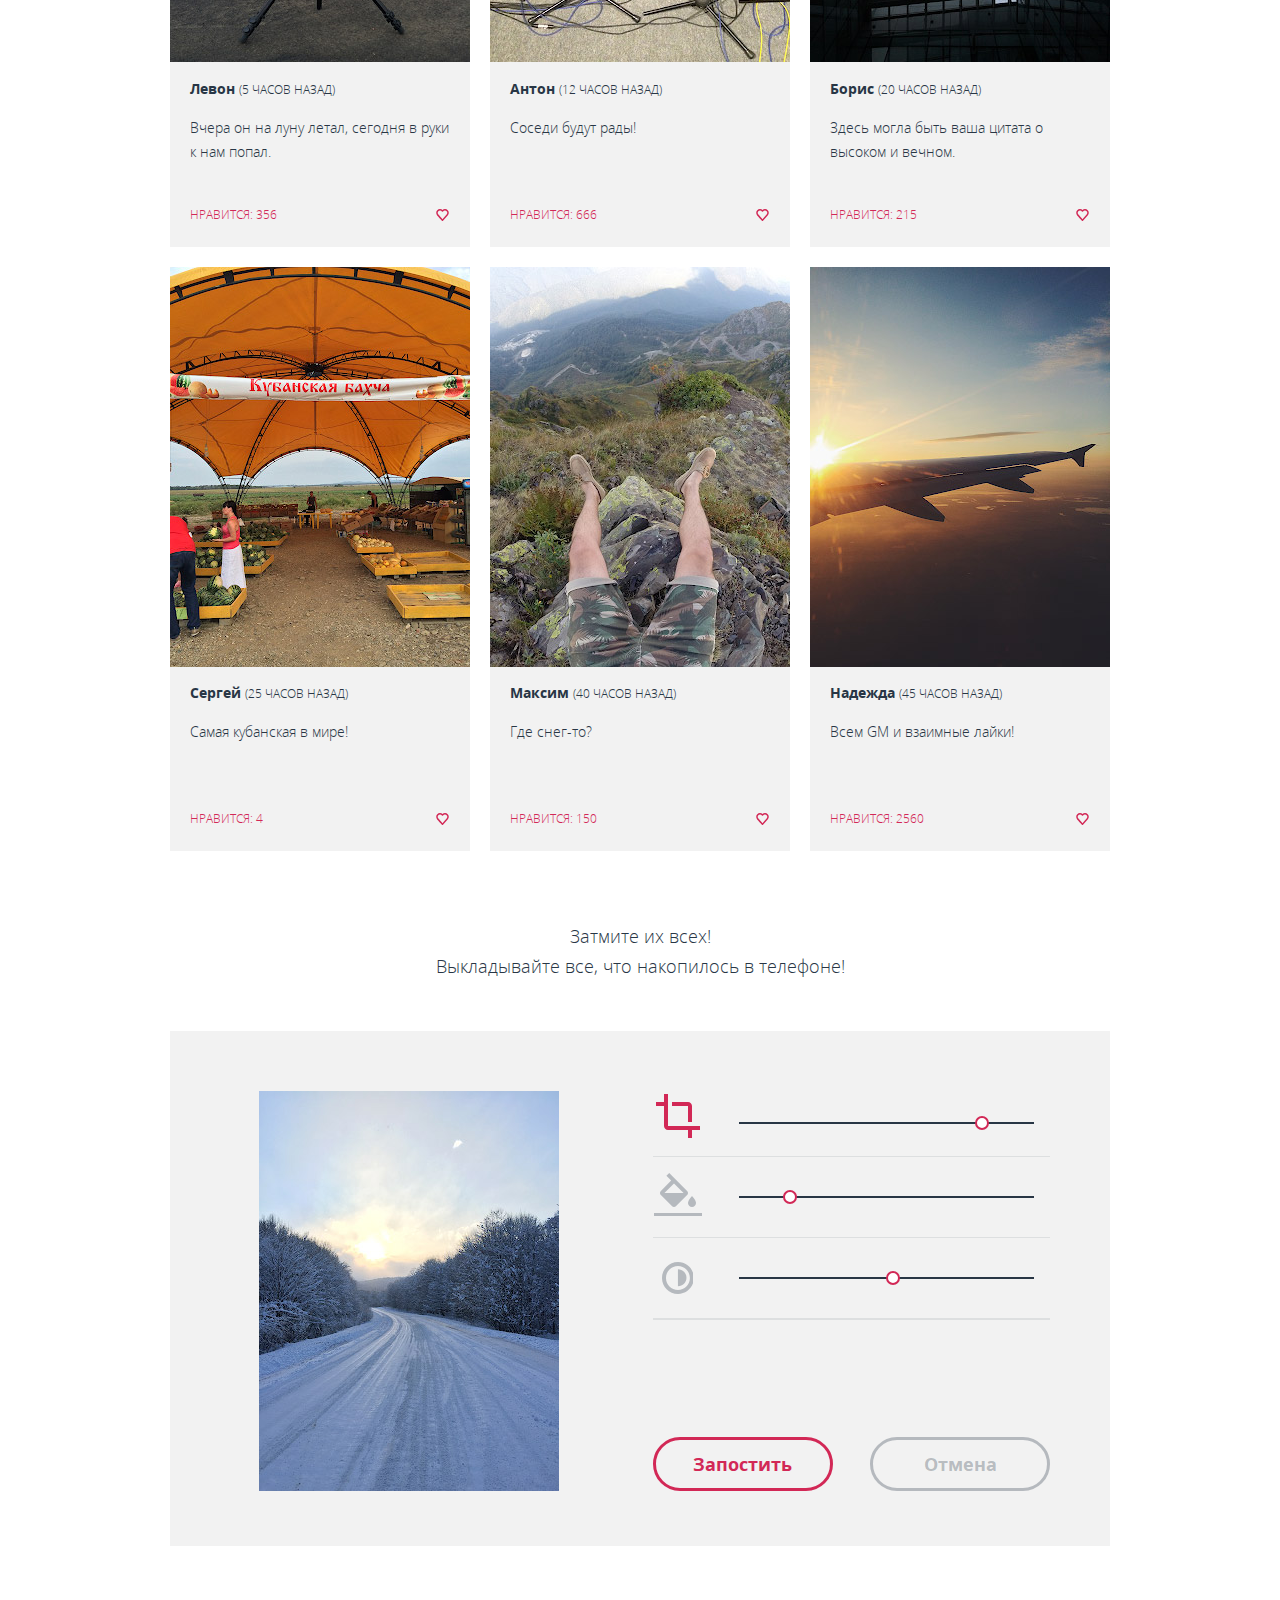
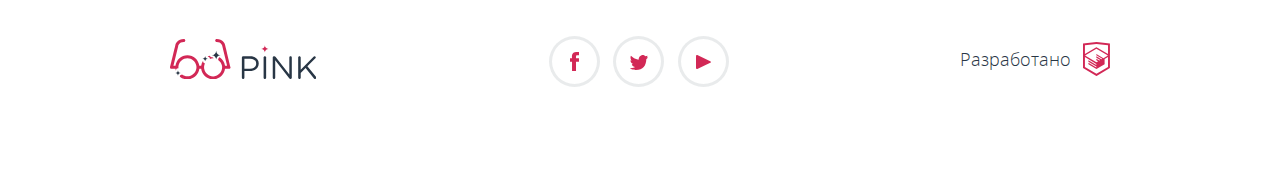
<file: photo.html>
<!DOCTYPE html>
<html lang="ru">
<head>
  <meta charset="utf-8">
  <title>HTML Academy: Пинк</title>
  <meta name="viewport" content="width=device-width, initial-scale=1">
  <link rel="stylesheet" href="css/style.min.css"></head>
<body>
  <svg style="display: none">
    <symbol id="icon-heart" viewBox="521.939 473.064 12.545 11.99">
      <g>
        <path d="M528.174,485.055c-0.212,0-0.412-0.091-0.552-0.249c-3.798-4.324-4.644-5.298-4.858-5.572l-0.004,0.0 c-0.529-0.675-0.821-1.518-0.821-2.373c0-2.095,1.704-3.799,3.799-3.799c0.934,0,1.804,0.32,2.484,0.898 c0.696-0.578,1.56-0.898,2.463-0.898c2.095,0,3.799,1.704,3.799,3.799c0,0.909-0.318,1.754-0.896,2.381l-4.86,5.561 C528.587,484.964,528.386,485.055,528.174,485.055L528.174,485.055z M523.929,478.349c0.208,0.255,2.471,2.839,4.243,4.858 l4.323-4.944c0.34-0.369,0.52-0.86,0.52-1.399c0-1.285-1.045-2.331-2.33-2.331c-0.729,0-1.421,0.344-1.9,0.943 c-0.142,0.178-0.353,0.267-0.585,0.275c-0.227-0.003-0.439-0.111-0.575-0.294c-0.441-0.587-1.129-0.925-1.887-0.925 c-1.285,0-2.33,1.046-2.33,2.331c0,0.678,0.275,1.171,0.507,1.467C523.919,478.336,523.925,478.342,523.929,478.349z"/>
      </g>
    </symbol>
  </svg>
  <div class="wrapper">
    <header class="page-header  page-header--nojs">
      <div class="page-header__wrap">
        <a class="page-header__logo" href="index.html">
          <svg version="1.1" class="logo-svg-mobile" xmlns="http://www.w3.org/2000/svg" xmlns:xlink="http://www.w3.org/1999/xlink" x="0" y="0" width="74.426" height="22.859" viewBox="0 0 74.426 22.859" enable-background="new 0 0 74.426 22.859" xml:space="preserve">
            <g>
              <path fill="#FFFFFF" d="M0,1.449c0-0.708,0.58-1.288,1.256-1.288h7.18c5.087,0,8.436,2.704,8.436,7.147v0.064 c0,4.861-4.057,7.373-8.854,7.373H2.544v6.825c0,0.708-0.58,1.288-1.288,1.288C0.58,22.859,0,22.279,0,21.571V1.449z M8.114,12.428 c3.734,0,6.182-1.996,6.182-4.958V7.405c0-3.22-2.415-4.894-6.054-4.894H2.544v9.917H8.114z"/>
              <path fill="#FFFFFF" d="M21.729,1.288C21.729,0.58,22.308,0,22.983,0c0.709,0,1.288,0.58,1.288,1.288v20.283 c0,0.708-0.579,1.288-1.288,1.288c-0.676,0-1.255-0.58-1.255-1.288V1.288z"/>
              <path fill="#FFFFFF" d="M30.87,1.32c0-0.676,0.579-1.256,1.256-1.256h0.354c0.58,0,0.934,0.29,1.288,0.74l13.684,17.45V1.256 C47.451,0.58,47.998,0,48.707,0c0.676,0,1.223,0.58,1.223,1.256v20.348c0,0.676-0.482,1.191-1.158,1.191h-0.129 c-0.548,0-0.934-0.322-1.32-0.772L33.349,4.153v17.45c0,0.676-0.547,1.256-1.255,1.256c-0.677,0-1.224-0.58-1.224-1.256V1.32z"/>
              <path fill="#FFFFFF" d="M56.3,1.288C56.3,0.58,56.879,0,57.556,0c0.708,0,1.287,0.58,1.287,1.288v12.331L71.689,0.451 C71.979,0.193,72.269,0,72.688,0c0.676,0,1.224,0.612,1.224,1.256c0,0.354-0.161,0.644-0.419,0.901l-7.984,7.92l8.564,10.561 c0.225,0.29,0.354,0.547,0.354,0.934c0,0.676-0.579,1.288-1.287,1.288c-0.483,0-0.806-0.258-1.03-0.58l-8.403-10.463l-4.862,4.861 v4.894c0,0.708-0.579,1.288-1.287,1.288c-0.677,0-1.256-0.58-1.256-1.288V1.288z"/>
            </g>
          </svg>
          <svg version="1.1" class="logo-svg-tablet" xmlns="http://www.w3.org/2000/svg" xmlns:xlink="http://www.w3.org/1999/xlink" x="0" y="0" width="146.3" height="40.375" viewBox="0 0 146.3 40.375" enable-background="new 0 0 146.3 40.375" xml:space="preserve">
            <g>
              <path fill="#FFFFFF" d="M71.874,18.661c0-0.708,0.58-1.288,1.256-1.288h7.18c5.087,0,8.436,2.704,8.436,7.146v0.064 c0,4.861-4.057,7.373-8.854,7.373h-5.475v6.825c0,0.708-0.58,1.288-1.288,1.288c-0.676,0-1.256-0.58-1.256-1.288V18.661z M79.988,29.641c3.734,0,6.182-1.996,6.182-4.959v-0.063c0-3.22-2.414-4.894-6.053-4.894h-5.699v9.917H79.988L79.988,29.641z"/>
              <path fill="#FFFFFF" d="M93.603,18.5c0-0.708,0.579-1.288,1.255-1.288c0.709,0,1.288,0.58,1.288,1.288v20.283 c0,0.708-0.579,1.287-1.288,1.287c-0.676,0-1.255-0.579-1.255-1.287V18.5z"/>
              <path fill="#FFFFFF" d="M102.744,18.532c0-0.676,0.58-1.256,1.256-1.256h0.354c0.58,0,0.935,0.29,1.288,0.74l13.684,17.45V18.468 c0-0.676,0.547-1.256,1.256-1.256c0.676,0,1.224,0.58,1.224,1.256v20.349c0,0.676-0.481,1.19-1.158,1.19h-0.129c-0.548,0-0.935-0.321-1.319-0.772l-13.975-17.868v17.45c0,0.676-0.547,1.256-1.256,1.256c-0.676,0-1.223-0.58-1.223-1.256V18.532 H102.744z"/>
              <path fill="#FFFFFF" d="M128.173,18.5c0-0.708,0.58-1.288,1.257-1.288c0.708,0,1.286,0.58,1.286,1.288v12.331l12.848-13.168 c0.29-0.257,0.579-0.451,0.998-0.451c0.676,0,1.225,0.612,1.225,1.256c0,0.354-0.162,0.644-0.42,0.901l-7.984,7.92l8.564,10.561 c0.225,0.291,0.354,0.547,0.354,0.935c0,0.676-0.578,1.288-1.286,1.288c-0.483,0-0.806-0.258-1.03-0.58l-8.402-10.463l-4.863,4.861 v4.894c0,0.708-0.578,1.288-1.286,1.288c-0.677,0-1.257-0.58-1.257-1.288V18.5H128.173z"/>
            </g>
            <g>
              <path fill="#FFFFFF" d="M60.498,28.266"/>
              <path fill="#FFFFFF" d="M60.462,28.016c-0.002-0.009-5.175-21.365-5.175-21.365C54.926,4.303,52.694,0,46.688,0 c-0.829,0-1.5,0.671-1.5,1.5s0.671,1.5,1.5,1.5c4.856,0,5.575,3.729,5.639,4.143l4.767,19.701h-2.073 c-0.742-5.927-5.802-10.531-11.927-10.531s-11.186,4.604-11.927,10.531h-1.82c-0.741-5.927-5.802-10.531-11.927-10.531 S6.235,20.917,5.493,26.844H3.42L8.187,7.143C8.25,6.729,8.97,3,13.826,3c0.829,0,1.5-0.671,1.5-1.5S14.655,0,13.826,0 C7.82,0,5.588,4.303,5.227,6.651c0,0-5.173,21.356-5.175,21.365c-0.266,1.109,0.531,1.826,1.426,1.826 c0.012,0,0.023,0.004,0.036,0.004h3.982c0.741,5.926,5.802,10.53,11.927,10.53s11.185-4.604,11.927-10.53h1.814 c0.742,5.926,5.802,10.53,11.927,10.53s11.186-4.604,11.927-10.53H59c0.012,0,0.023-0.004,0.036-0.004 C59.931,29.842,60.728,29.125,60.462,28.016z M26.315,29.844c-0.715,4.272-4.421,7.531-8.896,7.531c-4.475,0-8.18-3.259-8.896-7.531 c-0.082-0.488-0.135-0.988-0.135-1.5s0.053-1.011,0.135-1.5c0.715-4.271,4.421-7.531,8.896-7.531c4.475,0,8.18,3.26,8.896,7.531 c0.082,0.489,0.135,0.988,0.135,1.5S26.397,29.355,26.315,29.844z M51.99,29.844c-0.716,4.272-4.421,7.531-8.896,7.531 c-4.475,0-8.181-3.259-8.896-7.531c-0.082-0.488-0.135-0.988-0.135-1.5s0.053-1.011,0.135-1.5c0.716-4.271,4.421-7.531,8.896-7.531 c4.475,0,8.181,3.26,8.896,7.531c0.082,0.489,0.135,0.988,0.135,1.5S52.072,29.355,51.99,29.844z"/>
            </g>
          </svg>
          <svg version="1.1" class="logo-svg-desktop" xmlns="http://www.w3.org/2000/svg" xmlns:xlink="http://www.w3.org/1999/xlink" x="0" y="0" width="146.3" height="40.375" viewBox="0 0 146.3 40.375" enable-background="new 0 0 146.3 40.375" xml:space="preserve">
            <g>
              <path fill="#FFFFFF" d="M71.874,18.661c0-0.708,0.58-1.288,1.256-1.288h7.18c5.087,0,8.436,2.704,8.436,7.146v0.064 c0,4.861-4.057,7.373-8.854,7.373h-5.475v6.825c0,0.708-0.58,1.288-1.288,1.288c-0.676,0-1.256-0.58-1.256-1.288V18.661z M79.988,29.641c3.734,0,6.182-1.996,6.182-4.959v-0.063c0-3.22-2.414-4.894-6.053-4.894h-5.699v9.917H79.988L79.988,29.641z"/>
              <path fill="#FFFFFF" d="M93.603,18.5c0-0.708,0.579-1.288,1.255-1.288c0.709,0,1.288,0.58,1.288,1.288v20.283 c0,0.708-0.579,1.287-1.288,1.287c-0.676,0-1.255-0.579-1.255-1.287V18.5z"/>
              <path fill="#FFFFFF" d="M102.744,18.532c0-0.676,0.58-1.256,1.256-1.256h0.354c0.58,0,0.935,0.29,1.288,0.74l13.684,17.45V18.468 c0-0.676,0.547-1.256,1.256-1.256c0.676,0,1.224,0.58,1.224,1.256v20.349c0,0.676-0.481,1.19-1.158,1.19h-0.129c-0.548,0-0.935-0.321-1.319-0.772l-13.975-17.868v17.45c0,0.676-0.547,1.256-1.256,1.256c-0.676,0-1.223-0.58-1.223-1.256V18.532 H102.744z"/>
              <path fill="#FFFFFF" d="M128.173,18.5c0-0.708,0.58-1.288,1.257-1.288c0.708,0,1.286,0.58,1.286,1.288v12.331l12.848-13.168 c0.29-0.257,0.579-0.451,0.998-0.451c0.676,0,1.225,0.612,1.225,1.256c0,0.354-0.162,0.644-0.42,0.901l-7.984,7.92l8.564,10.561 c0.225,0.291,0.354,0.547,0.354,0.935c0,0.676-0.578,1.288-1.286,1.288c-0.483,0-0.806-0.258-1.03-0.58l-8.402-10.463l-4.863,4.861 v4.894c0,0.708-0.578,1.288-1.286,1.288c-0.677,0-1.257-0.58-1.257-1.288V18.5H128.173z"/>
            </g>
            <path fill="#D22856" d="M98.498,9.875c-2.002,0-3.623-1.623-3.623-3.624c0,2.001-1.623,3.624-3.625,3.624 c2.002,0,3.625,1.623,3.625,3.624C94.875,11.498,96.496,9.875,98.498,9.875z"/>
            <g>
              <path fill="#FFFFFF" d="M43.094,19.313c0.246,0,0.489,0.014,0.73,0.033c-0.437-0.728-1.227-1.221-2.136-1.221 c-0.877,0-1.614-0.568-1.884-1.354c-0.727,0.208-1.425,0.482-2.089,0.816c0.062,0.017,0.122,0.038,0.188,0.038c1.104,0,2,0.896,2,2 c0,0.096-0.015,0.188-0.028,0.281C40.875,19.524,41.959,19.313,43.094,19.313z"/>
              <path fill="#FFFFFF" d="M60.462,28.016c-0.002-0.009-5.175-21.365-5.175-21.365C54.926,4.303,52.694,0,46.688,0 c-0.829,0-1.5,0.671-1.5,1.5s0.671,1.5,1.5,1.5c4.856,0,5.575,3.729,5.639,4.143l4.767,19.701h-2.073 c-0.445-3.557-2.453-6.628-5.305-8.522c-0.897,0.379-1.529,1.269-1.529,2.303c0,0.088-0.015,0.171-0.026,0.256 c1.991,1.358,3.415,3.489,3.829,5.964c0.082,0.489,0.135,0.988,0.135,1.5s-0.053,1.012-0.135,1.5 c-0.716,4.272-4.421,7.531-8.896,7.531c-4.475,0-8.181-3.259-8.896-7.531c-0.082-0.488-0.135-0.988-0.135-1.5 s0.053-1.011,0.135-1.5c0.147-0.878,0.427-1.711,0.808-2.483c-1.034-0.078-1.852-0.932-1.852-1.985 c0-0.189-0.077-0.357-0.192-0.489c-0.938,1.469-1.569,3.15-1.795,4.958h-1.82c-0.741-5.927-5.802-10.531-11.927-10.531 S6.235,20.917,5.493,26.844H3.42L8.187,7.143C8.25,6.729,8.97,3,13.826,3c0.829,0,1.5-0.671,1.5-1.5S14.655,0,13.826,0 C7.82,0,5.588,4.303,5.227,6.651c0,0-5.173,21.356-5.175,21.365c-0.266,1.109,0.531,1.826,1.426,1.826 c0.012,0,0.023,0.004,0.036,0.004h3.982c0.079,0.628,0.215,1.237,0.387,1.831c0.059-0.106,0.102-0.224,0.102-0.354 c0-1.104,0.896-2,2-2c0.166,0,0.324,0.025,0.478,0.063c-0.043-0.343-0.074-0.688-0.074-1.042c0-0.512,0.053-1.011,0.135-1.5 c0.715-4.271,4.421-7.531,8.896-7.531s8.18,3.26,8.896,7.531c0.082,0.489,0.135,0.988,0.135,1.5s-0.053,1.012-0.135,1.5 c-0.715,4.272-4.421,7.531-8.896,7.531c-2.022,0-3.883-0.67-5.386-1.794c-0.35,0.302-0.8,0.491-1.299,0.491 c-0.413,0-0.749,0.336-0.749,0.748c0,0.29-0.065,0.564-0.176,0.812c2.075,1.708,4.722,2.743,7.614,2.743 c6.125,0,11.185-4.604,11.927-10.53h1.814c0.742,5.926,5.802,10.53,11.927,10.53s11.186-4.604,11.927-10.53H59 c0.012,0,0.023-0.004,0.036-0.004C59.931,29.842,60.728,29.125,60.462,28.016z"/>
            </g>
            <g>
              <g>
                <path fill="#D22856" d="M50.686,16.125c-2.485,0-4.499-2.014-4.499-4.499c0,2.485-2.014,4.499-4.499,4.499 c2.485,0,4.499,2.014,4.499,4.499C46.187,18.139,48.2,16.125,50.686,16.125z"/>
              </g>
            </g>
            <g>
              <g>
                <path fill="#D22856" d="M37.904,19.626c-1.519,0-2.749-1.23-2.749-2.749c0,1.519-1.23,2.749-2.749,2.749 c1.519,0,2.749,1.229,2.749,2.749C35.155,20.855,36.386,19.626,37.904,19.626z"/>
              </g>
            </g>
            <g>
              <g>
                <path fill="#D22856" d="M10.734,34.072c-1.519,0-2.749-1.23-2.749-2.75c0,1.52-1.23,2.75-2.749,2.75 c1.519,0,2.749,1.229,2.749,2.748C7.985,35.303,9.215,34.072,10.734,34.072z"/>
              </g>
            </g>
          </svg>
        </a>
        <nav class="main-nav  main-nav--closed  main-nav--nojs">
          <button class="main-nav__toggle" type="button">

            <svg version="1.1" class="menuCross" xmlns="http://www.w3.org/2000/svg" xmlns:xlink="http://www.w3.org/1999/xlink" x="0" y="0" width="23.867" height="23.867" viewBox="0 0 23.867 23.867" enable-background="new 0 0 23.867 23.867" xml:space="preserve">
              <path fill="#FFFFFF" d="M15.087,11.933l8.56-8.559c0.293-0.293,0.293-0.768,0-1.061L21.554,0.22C21.414,0.079,21.223,0,21.023,0 c-0.199,0-0.391,0.079-0.529,0.22l-8.561,8.56l-8.56-8.56c-0.282-0.282-0.78-0.282-1.061,0L0.22,2.313 c-0.293,0.293-0.293,0.768,0,1.061l8.56,8.559l-8.56,8.559c-0.293,0.293-0.293,0.768,0,1.062l2.093,2.094 c0.141,0.142,0.331,0.22,0.53,0.22c0.199,0,0.39-0.078,0.53-0.22l8.561-8.56l8.56,8.56c0.141,0.142,0.332,0.22,0.53,0.22 c0.199,0,0.39-0.078,0.53-0.22l2.093-2.094c0.293-0.294,0.293-0.769,0-1.062L15.087,11.933z"/>
            </svg>
            <svg version="1.1" class="menuBurger" xmlns="http://www.w3.org/2000/svg" xmlns:xlink="http://www.w3.org/1999/xlink" x="0" y="0" width="49.945" height="24.007" viewBox="0 0 49.945 24.007" enable-background="new 0 0 49.945 24.007" xml:space="preserve">
              <g>
                <g>
                  <g>
                    <path fill="#FFFFFF" d="M1.137,0C0.51,0,0,0.428,0,1.01v1.981c0,0.558,0.494,1.01,1.139,1.01h47.671 c0.628,0,1.138-0.428,1.138-1.01V1.01c0-0.558-0.494-1.01-1.138-1.01H1.137z M1.137,10.003C0.51,10.003,0,10.431,0,11.013v1.98 c0,0.557,0.494,1.01,1.139,1.01h47.671c0.628,0,1.138-0.428,1.138-1.01v-1.98c0-0.558-0.494-1.01-1.138-1.01H1.137z M1.137,20.005C0.51,20.005,0,20.434,0,21.016v1.981c0,0.557,0.494,1.01,1.139,1.01h47.671c0.628,0,1.138-0.428,1.138-1.01 v-1.981c0-0.558-0.494-1.011-1.138-1.011H1.137z"/>
                  </g>
                  <g>
                    <path fill="#FFFFFF" d="M1.137,0C0.51,0,0,0.428,0,1.01v1.981c0,0.558,0.494,1.01,1.139,1.01h47.671 c0.628,0,1.138-0.428,1.138-1.01V1.01c0-0.558-0.494-1.01-1.138-1.01H1.137z M1.137,10.003C0.51,10.003,0,10.431,0,11.013v1.98 c0,0.557,0.494,1.01,1.139,1.01h47.671c0.628,0,1.138-0.428,1.138-1.01v-1.98c0-0.558-0.494-1.01-1.138-1.01H1.137z M1.137,20.005C0.51,20.005,0,20.434,0,21.016v1.981c0,0.557,0.494,1.01,1.139,1.01h47.671c0.628,0,1.138-0.428,1.138-1.01 v-1.981c0-0.558-0.494-1.011-1.138-1.011H1.137z"/>
                  </g>
                </g>
              </g>
            </svg>

          </button>
          <ul class="main-nav__items">
            <li class="main-nav__item">
              <a href="index.html">Главная</a>
            </li>
            <li class="main-nav__item main-nav__item--active">
              <a>Фотографии</a>
            </li>
            <li class="main-nav__item">
              <a href="form.html">Конкурс</a>
            </li>
            <li class="main-nav__item">
              <a href="https://htmlacademy.ru/">HTML Academy</a>
            </li>
          </ul>
        </nav>
      </div>
    </header>
    <section class="picture">
      <div class="picture__wrap picture__wrap--photo">
        <h2 class="picture__title">Фотографии пользователей</h2>
      </div>
    </section>
    <main>
      <div class="photo-slogan">
        <p class="photo-slogan__txt">
          Взгляните на фотографии, которые выкладывают пользователи!
        Видите, как не хватает ваших?
        </p>
      </div>
      <div class="photo">
        <div class="photo__img-panorama" data-title="Панорама дня">
          <picture>
            <source media="(min-width: 960px)" srcset="img/panorama-desktop@1x.jpg 1x, img/panorama-desktop@2x.jpg 2x">
            <source media="(min-width: 660px)" srcset="img/panorama-tablet@1x.jpg 1x, img/panorama-tablet@2x.jpg 2x">
            <img class="photo__img" src="img/panorama-mobile@1x.jpg" alt="Панорама дня" srcset="img/panorama-mobile@2x.jpg 2x"></picture>
        </div>
        <div class="photo__wrap-panorama-user">
          <div class="photo__panorama-user">
            <p class="photo__author">
              Анна
              <span>(5 минут назад)</span>
            </p>
            <p class="photo__panorama-txt">
              Прыгать или нет? Напишите в коментарии свой совет и смотрите прямую трансляцию в
                перископе, задавайте свои вопросы!
            </p>
            <div class="photo__panorama-wrap-innfo">
              <div class="photo__panorama-innfo">Нравится: 215</div>
              <div class="photo__panorama-like">
                <svg width="13" height="12">
                  <use xmlns:xlink="http://www.w3.org/1999/xlink" xlink:href="#icon-heart"></use>
                </svg>
              </div>
            </div>
          </div>
        </div>
      </div>
      <section class="user-photo">
        <div class="user-photo__item">
          <div class="user-photo__wrap-img">
            <picture>
              <source class="user-photo__img"
                media="(min-width: 960px)"
                srcset="img/photo-1-desktop@1x.jpg 1x, img/photo-1-desktop@2x.jpg 2x">
              <source class="user-photo__img"
                media="(min-width: 660px)"
                srcset="img/photo-1-tablet@1x.jpg 1x, img/photo-1-tablet@2x.jpg 2x">
              <img class="user-photo__img"
                src="img/photo-1-mobile@1x.jpg" alt=""
                srcset="img/photo-1-mobile@2x.jpg 2x"></picture>
          </div>
          <div class="user-photo__wrap">
            <p class="user-photo__author">
              Левон
              <span>(5 часов назад)</span>
            </p>
            <p class="user-photo__txt">Вчера он на луну летал, сегодня в руки к нам попал.</p>
            <div class="user-photo__wrap-innfo">
              <div class="user-photo__innfo">Нравится: 356</div>
              <div class="user-photo__like">
                <svg width="13" height="12">
                  <use xmlns:xlink="http://www.w3.org/1999/xlink" xlink:href="#icon-heart"></use>
                </svg>
              </div>
            </div>
          </div>
        </div>
        <div class="user-photo__item">
          <div class="user-photo__wrap-img">
            <picture>
              <source class="user-photo__img"
                media="(min-width: 960px)"
                srcset="img/photo-2-desktop@1x.jpg 1x, img/photo-2-desktop@2x.jpg 2x">
              <source class="user-photo__img"
                media="(min-width: 660px)"
                srcset="img/photo-2-tablet@1x.jpg 1x, img/photo-2-tablet@2x.jpg 2x">
              <img class="user-photo__img"
                src="img/photo-2-mobile@1x.jpg" alt=""
                srcset="img/photo-2-mobile@2x.jpg 2x"></picture>
          </div>
          <div class="user-photo__wrap">
            <p class="user-photo__author">
              Антон
              <span>(12 часов назад)</span>
            </p>
            <p class="user-photo__txt">Соседи будут рады!</p>
            <div class="user-photo__wrap-innfo">
              <div class="user-photo__innfo">Нравится: 666</div>
              <div class="user-photo__like">
                <svg width="13" height="12">
                  <use xmlns:xlink="http://www.w3.org/1999/xlink" xlink:href="#icon-heart"></use>
                </svg>
              </div>
            </div>
          </div>
        </div>
        <div class="user-photo__item">
          <div class="user-photo__wrap-img">
            <picture>
              <source class="user-photo__img"
                media="(min-width: 960px)"
                srcset="img/photo-3-desktop@1x.jpg 1x, img/photo-3-desktop@2x.jpg 2x">
              <source class="user-photo__img"
                media="(min-width: 660px)"
                srcset="img/photo-3-tablet@1x.jpg 1x, img/photo-3-tablet@2x.jpg 2x">
              <img class="user-photo__img"
                src="img/photo-3-mobile@1x.jpg" alt=""
                srcset="img/photo-3-mobile@2x.jpg 2x"></picture>
          </div>
          <div class="user-photo__wrap">
            <p class="user-photo__author">
              Борис
              <span>(20 часов назад)</span>
            </p>
            <p class="user-photo__txt">Здесь могла быть ваша цитата о высоком и вечном.</p>
            <div class="user-photo__wrap-innfo">
              <div class="user-photo__innfo">Нравится: 215</div>
              <div class="user-photo__like">
                <svg width="13" height="12">
                  <use xmlns:xlink="http://www.w3.org/1999/xlink" xlink:href="#icon-heart"></use>
                </svg>
              </div>
            </div>
          </div>
        </div>
        <div class="user-photo__item">
          <div class="user-photo__wrap-img">
            <picture>
              <source class="user-photo__img"
                media="(min-width: 960px)"
                srcset="img/photo-4-desktop@1x.jpg 1x, img/photo-4-desktop@2x.jpg 2x">
              <source class="user-photo__img"
                media="(min-width: 660px)"
                srcset="img/photo-4-tablet@1x.jpg 1x, img/photo-4-tablet@2x.jpg 2x">
              <img class="user-photo__img"
                src="img/photo-4-mobile@1x.jpg" alt=""
                srcset="img/photo-4-mobile@2x.jpg 2x"></picture>
          </div>
          <div class="user-photo__wrap">
            <p class="user-photo__author">
              Сергей
              <span>(25 часов назад)</span>
            </p>
            <p class="user-photo__txt">Самая кубанская в мире!</p>
            <div class="user-photo__wrap-innfo">
              <div class="user-photo__innfo">Нравится: 4</div>
              <div class="user-photo__like">
                <svg width="13" height="12">
                  <use xmlns:xlink="http://www.w3.org/1999/xlink" xlink:href="#icon-heart"></use>
                </svg>
              </div>
            </div>
          </div>
        </div>
        <div class="user-photo__item">
          <div class="user-photo__wrap-img">
            <picture>
              <source class="user-photo__img"
                media="(min-width: 960px)"
                srcset="img/photo-5-desktop@1x.jpg 1x, img/photo-5-desktop@2x.jpg 2x">
              <source class="user-photo__img"
                media="(min-width: 660px)"
                srcset="img/photo-5-tablet@1x.jpg 1x, img/photo-5-tablet@2x.jpg 2x">
              <img class="user-photo__img"
                src="img/photo-5-mobile@1x.jpg" alt=""
                srcset="img/photo-5-mobile@2x.jpg 2x"></picture>
          </div>
          <div class="user-photo__wrap">
            <p class="user-photo__author">
              Максим
              <span>(40 часов назад)</span>
            </p>
            <p class="user-photo__txt">Где снег-то?</p>
            <div class="user-photo__wrap-innfo">
              <div class="user-photo__innfo">Нравится: 150</div>
              <div class="user-photo__like">
                <svg width="13" height="12">
                  <use xmlns:xlink="http://www.w3.org/1999/xlink" xlink:href="#icon-heart"></use>
                </svg>
              </div>
            </div>
          </div>
        </div>
        <div class="user-photo__item">
          <div class="user-photo__wrap-img">
            <picture>
              <source class="user-photo__img"
                media="(min-width: 960px)"
                srcset="img/photo-6-desktop@1x.jpg 1x, img/photo-6-desktop@2x.jpg 2x">
              <source class="user-photo__img"
                media="(min-width: 660px)"
                srcset="img/photo-6-tablet@1x.jpg 1x, img/photo-6-tablet@2x.jpg 2x">
              <img class="user-photo__img"
                src="img/photo-6-mobile@1x.jpg" alt=""
                srcset="img/photo-6-mobile@2x.jpg 2x"></picture>
          </div>
          <div class="user-photo__wrap">
            <p class="user-photo__author">
              Надежда
              <span>(45 часов назад)</span>
            </p>
            <p class="user-photo__txt">Всем GM и взаимные лайки!</p>
            <div class="user-photo__wrap-innfo">
              <div class="user-photo__innfo">Нравится: 2560</div>
              <div class="user-photo__like">
                <svg width="13" height="12">
                  <use xmlns:xlink="http://www.w3.org/1999/xlink" xlink:href="#icon-heart"></use>
                </svg>
              </div>
            </div>
          </div>
        </div>
      </section>
      <div class="photo-slogan">
        <p class="photo-slogan__txt">
          Затмите их всех!
          <br>Выкладывайте все, что накопилось в телефоне!</p>
      </div>
      <section class="form-photo">
        <div class="form-photo__inner">
          <form action="http://example.org/" method="post" name="form-photo">
            <div class="form-photo__section  form-photo__section--full">
              <div class="form-photo__container  form-photo__container--left  form-photo__photo-container">
                <div class="form-photo__item">
                  <label for="newPhoto" class="form-photo__load-file">
                    <input class="form-photo__input" type="file" name="new_photo" id="newPhoto">
                    <picture>
                      <source
                          media="(min-width: 960px)"
                          srcset="img/photo-7-desktop@1x.jpg 1x, img/photo-7-desktop@2x.jpg 2x">
                      <source
                          media="(min-width: 660px)"
                          srcset="img/photo-7-tablet@1x.jpg 1x, img/photo-7-tablet@2x.jpg 2x">
                      <img
                          src="img/photo-7-mobile@1x.jpg" alt=""
                          srcset="img/photo-7-mobile@2x.jpg 2x"></picture>
                  </label>
                </div>
              </div>
              <div class="form-photo__container  form-photo__container--right  form-photo__correct-container">
                <div class="form-photo__item">
                  <ul class="form-photo__input-list  form-photo__input-list--line  form-photo__input-list--correct">
                    <li class="form-photo__input-list-item  form-photo__input-list-item--line  form-photo__input-list-item--underline">
                      <input class="form-photo__input  form-photo__input--radio" type="radio" name="correct" value="crop" id="crop" checked>
                      <label class="form-photo__label form-photo__label--size" for="crop">
                        <svg version="1.1" xmlns="http://www.w3.org/2000/svg" xmlns:xlink="http://www.w3.org/1999/xlink" x="0" y="0" width="48" height="48" viewBox="0 0 48 48" enable-background="new 0 0 48 48" xml:space="preserve">
                          <path fill="none" d="M0,0h48v48H0V0z"/>
                          <path d="M34,30h4V14c0-2.21-1.79-4-4-4H18v4h16V30z M14,34V2h-4v8H2v4h8v20c0,2.21,1.79,4,4,4h20v8h4v-8h8v-4H14z"/>
                        </svg>
                      </label>
                      <input class="form-photo__input  form-photo__input--range" type="range" name="correct_crop" min="0" max="100" step="1" value="50">
                      <div class="form-photo__scale-slider  form-photo__scale-slider--crop">
                        <div class="form-photo__scale-slider-line">
                          <span class="form-photo__scale-slider-point form-photo__scale-slider-point--crop"></span>
                        </div>
                      </div>
                    </li>
                    <li class="form-photo__input-list-item  form-photo__input-list-item--line  form-photo__input-list-item--underline">
                      <input class="form-photo__input--radio" type="radio" name="correct" value="fill" id="brightness">
                      <label class="form-photo__label form-photo__label--saturation" for="brightness">
                        <svg version="1.1" xmlns="http://www.w3.org/2000/svg" xmlns:xlink="http://www.w3.org/1999/xlink" x="0" y="0" width="48" height="48" viewBox="0 0 48 48" enable-background="new 0 0 48 48" xml:space="preserve">
                          <path fill="none" d="M0,0h48v48H0V0z"/>
                          <path d="M33.12,17.88L15.24,0l-2.83,2.83l4.76,4.76L6.88,17.88c-1.17,1.17-1.17,3.07,0,4.24l11,11C18.46,33.71,19.23,34,20,34 s1.54-0.29,2.12-0.88l11-11C34.29,20.95,34.29,19.05,33.12,17.88z M10.41,20L20,10.42L29.59,20H10.41z M38,23c0,0-4,4.33-4,7 c0,2.21,1.79,4,4,4s4-1.79,4-4C42,27.33,38,23,38,23z"/>
                          <rect y="40" width="48" height="3"/>
                        </svg>
                      </label>
                      <input class="form-photo__input  form-photo__input--range" type="range" name="correct_brightness" min="0" max="100" step="1" value="50">
                      <div class="form-photo__scale-slider  form-photo__scale-slider--brightness">
                        <div class="form-photo__scale-slider-line">
                          <span class="form-photo__scale-slider-point form-photo__scale-slider-point--brightness"></span>
                        </div>
                      </div>
                    </li>
                    <li class="form-photo__input-list-item  form-photo__input-list-item--line  form-photo__input-list-item--underline">
                      <input class="form-photo__input--radio" type="radio" name="correct" value="contrast" id="contrast">
                      <label class="form-photo__label form-photo__label--balance" for="contrast">
                        <svg version="1.1" xmlns="http://www.w3.org/2000/svg" xmlns:xlink="http://www.w3.org/1999/xlink" x="0" y="0" width="31.92" height="31.92" viewBox="-35.422 -7.96 31.92 31.92" enable-background="new -35.422 -7.96 31.92 31.92" xml:space="preserve">
                          <path d="M-19.462-3.96c6.595,0,11.96,5.365,11.96,11.96s-5.365,11.96-11.96,11.96S-31.422,14.595-31.422,8 S-26.057-3.96-19.462-3.96 M-19.462-7.96c-8.814,0-15.96,7.145-15.96,15.96c0,8.813,7.146,15.96,15.96,15.96S-3.502,16.813-3.502,8 C-3.502-0.815-10.648-7.96-19.462-7.96L-19.462-7.96z"/>
                          <path d="M-19.462,16.331c4.706,0,8.52-3.813,8.52-8.52c0-4.705-3.813-8.519-8.52-8.519"/>
                        </svg>
                      </label>
                      <input class="form-photo__input  form-photo__input--range" type="range" name="correct_contrast" min="0" max="100" step="1" value="3">
                      <div class="form-photo__scale-slider  form-photo__scale-slider--contrast">
                        <div class="form-photo__scale-slider-line">
                          <span class="form-photo__scale-slider-point form-photo__scale-slider-point--contrast"></span>
                        </div>
                      </div>
                    </li>
                  </ul>
                </div>
                <div class="form-photo__submit  form-photo__submit--photo">
                  <button class="button button--post" type="submit">Запостить</button>
                  <button class="button button--reset" type="reset">Отмена</button>
                </div>
              </div>
            </div>
          </form>
        </div>
      </section>
    </main>
    <footer class="main-footer">
      <div class="main-footer__wrap main-footer__wrap--form">
        <div class="main-footer__logo">
          <a href="index.html">
            <svg version="1.1" class="logo-svg-footer-tablet" xmlns="http://www.w3.org/2000/svg" xmlns:xlink="http://www.w3.org/1999/xlink" x="0" y="0" width="146.3" height="40.375" viewBox="0 0 146.3 40.375" enable-background="new 0 0 146.3 40.375" xml:space="preserve">
              <g>
                <path fill="#283645" d="M71.874,18.661c0-0.708,0.58-1.288,1.256-1.288h7.18c5.087,0,8.436,2.704,8.436,7.146v0.063 c0,4.86-4.057,7.373-8.854,7.373h-5.475v6.825c0,0.708-0.58,1.287-1.289,1.287c-0.676,0-1.256-0.58-1.256-1.287L71.874,18.661 L71.874,18.661z M79.988,29.641c3.734,0,6.182-1.996,6.182-4.959v-0.062c0-3.221-2.414-4.894-6.053-4.894h-5.699v9.917h5.57V29.641 z"/>
                <path fill="#283645" d="M93.603,18.5c0-0.708,0.579-1.288,1.255-1.288c0.709,0,1.288,0.58,1.288,1.288v20.283 c0,0.708-0.579,1.287-1.288,1.287c-0.676,0-1.255-0.579-1.255-1.287V18.5z"/>
                <path fill="#283645" d="M102.744,18.532c0-0.676,0.58-1.256,1.256-1.256h0.354c0.58,0,0.935,0.29,1.288,0.74l13.684,17.45V18.468 c0-0.676,0.547-1.256,1.256-1.256c0.676,0,1.225,0.58,1.225,1.256v20.349c0,0.677-0.48,1.19-1.158,1.19h-0.129 c-0.548,0-0.936-0.321-1.318-0.772l-13.976-17.867v17.449c0,0.677-0.547,1.257-1.257,1.257c-0.676,0-1.223-0.58-1.223-1.257V18.532 H102.744z"/>
                <path fill="#283645" d="M128.173,18.5c0-0.708,0.58-1.288,1.257-1.288c0.708,0,1.286,0.58,1.286,1.288v12.331l12.848-13.16 c0.29-0.257,0.579-0.451,0.998-0.451c0.676,0,1.225,0.612,1.225,1.256c0,0.354-0.162,0.644-0.42,0.901l-7.984,7.92l8.564,10.561 c0.225,0.291,0.354,0.547,0.354,0.936c0,0.676-0.577,1.288-1.285,1.288c-0.482,0-0.807-0.259-1.03-0.58l-8.401-10.464l-4.863,4.861 v4.895c0,0.708-0.578,1.288-1.286,1.288c-0.677,0-1.257-0.58-1.257-1.288V18.5H128.173z"/>
              </g>
              <path fill="#FFFFFF" d="M60.498,28.266"/>
              <path fill="#D22856" d="M60.462,28.016c-0.002-0.009-5.175-21.365-5.175-21.365C54.926,4.303,52.694,0,46.688,0 c-0.829,0-1.5,0.671-1.5,1.5s0.671,1.5,1.5,1.5c4.856,0,5.575,3.729,5.639,4.143l4.767,19.701h-2.073 c-0.742-5.927-5.802-10.531-11.927-10.531s-11.186,4.604-11.927,10.531h-1.82c-0.741-5.927-5.802-10.531-11.927-10.531 S6.235,20.917,5.493,26.844H3.42L8.187,7.143C8.25,6.729,8.97,3,13.826,3c0.829,0,1.5-0.671,1.5-1.5S14.655,0,13.826,0 C7.82,0,5.588,4.303,5.227,6.651c0,0-5.173,21.356-5.175,21.365c-0.266,1.109,0.531,1.826,1.426,1.826 c0.012,0,0.023,0.004,0.036,0.004h3.982c0.741,5.926,5.802,10.53,11.927,10.53s11.185-4.604,11.927-10.53h1.814 c0.742,5.926,5.802,10.53,11.927,10.53s11.186-4.604,11.927-10.53H59c0.012,0,0.023-0.004,0.036-0.004 C59.931,29.842,60.728,29.125,60.462,28.016z M26.315,29.844c-0.715,4.272-4.421,7.531-8.896,7.531s-8.18-3.259-8.896-7.531 c-0.082-0.488-0.135-0.988-0.135-1.5s0.053-1.011,0.135-1.5c0.715-4.271,4.421-7.531,8.896-7.531s8.18,3.26,8.896,7.531 c0.082,0.489,0.135,0.988,0.135,1.5S26.397,29.355,26.315,29.844z M51.99,29.844c-0.716,4.272-4.421,7.531-8.896,7.531 c-4.475,0-8.181-3.259-8.896-7.531c-0.082-0.488-0.135-0.988-0.135-1.5s0.053-1.011,0.135-1.5c0.716-4.271,4.421-7.531,8.896-7.531 c4.475,0,8.181,3.26,8.896,7.531c0.082,0.489,0.135,0.988,0.135,1.5S52.072,29.355,51.99,29.844z"/>
            </svg>
            <svg version="1.1" class="logo-svg-footer-desktop" xmlns="http://www.w3.org/2000/svg" xmlns:xlink="http://www.w3.org/1999/xlink" x="0" y="0" width="146.3" height="40.375" viewBox="0 0 146.3 40.375" enable-background="new 0 0 146.3 40.375" xml:space="preserve">
              <g>
                <path fill="#283645" d="M71.874,18.661c0-0.708,0.58-1.288,1.256-1.288h7.18c5.087,0,8.436,2.704,8.436,7.146v0.063 c0,4.86-4.057,7.373-8.854,7.373h-5.475v6.825c0,0.708-0.58,1.287-1.289,1.287c-0.676,0-1.256-0.58-1.256-1.287L71.874,18.661 L71.874,18.661z M79.988,29.641c3.734,0,6.182-1.996,6.182-4.959v-0.062c0-3.221-2.414-4.894-6.053-4.894h-5.699v9.917h5.57V29.641 z"/>
                <path fill="#283645" d="M93.603,18.5c0-0.708,0.579-1.288,1.255-1.288c0.709,0,1.288,0.58,1.288,1.288v20.283 c0,0.708-0.579,1.287-1.288,1.287c-0.676,0-1.255-0.579-1.255-1.287V18.5z"/>
                <path fill="#283645" d="M102.744,18.532c0-0.676,0.58-1.256,1.256-1.256h0.354c0.58,0,0.935,0.29,1.288,0.74l13.684,17.45V18.468 c0-0.676,0.547-1.256,1.256-1.256c0.676,0,1.225,0.58,1.225,1.256v20.349c0,0.677-0.48,1.19-1.158,1.19h-0.129 c-0.548,0-0.936-0.321-1.318-0.772l-13.976-17.867v17.449c0,0.677-0.547,1.257-1.257,1.257c-0.676,0-1.223-0.58-1.223-1.257V18.532 H102.744z"/>
                <path fill="#283645" d="M128.173,18.5c0-0.708,0.58-1.288,1.257-1.288c0.708,0,1.286,0.58,1.286,1.288v12.331l12.848-13.168 c0.29-0.257,0.579-0.451,0.998-0.451c0.676,0,1.225,0.612,1.225,1.256c0,0.354-0.162,0.644-0.42,0.901l-7.984,7.92l8.564,10.561 c0.225,0.291,0.354,0.547,0.354,0.936c0,0.676-0.577,1.288-1.285,1.288c-0.482,0-0.807-0.259-1.03-0.58l-8.401-10.464l-4.863,4.861 v4.895c0,0.708-0.578,1.288-1.286,1.288c-0.677,0-1.257-0.58-1.257-1.288V18.5H128.173z"/>
              </g>
              <path fill="#D22856" d="M98.498,9.875c-2.002,0-3.623-1.623-3.623-3.624c0,2.001-1.623,3.624-3.625,3.624 c2.002,0,3.625,1.623,3.625,3.624C94.875,11.498,96.496,9.875,98.498,9.875z"/>
              <g>
                <path fill="#D22856" d="M43.094,19.313c0.246,0,0.489,0.014,0.73,0.033c-0.437-0.728-1.227-1.221-2.136-1.221 c-0.877,0-1.614-0.568-1.884-1.354c-0.727,0.208-1.425,0.482-2.089,0.816c0.062,0.017,0.122,0.038,0.188,0.038c1.104,0,2,0.896,2,2 c0,0.096-0.015,0.188-0.028,0.281C40.875,19.524,41.959,19.313,43.094,19.313z"/>
                <path fill="#D22856" d="M60.462,28.016c-0.002-0.009-5.175-21.365-5.175-21.365C54.926,4.303,52.694,0,46.688,0 c-0.829,0-1.5,0.671-1.5,1.5s0.671,1.5,1.5,1.5c4.856,0,5.575,3.729,5.639,4.143l4.767,19.701h-2.073 c-0.445-3.557-2.453-6.628-5.305-8.522c-0.897,0.379-1.529,1.269-1.529,2.303c0,0.088-0.015,0.171-0.026,0.256 c1.991,1.358,3.415,3.489,3.829,5.965c0.082,0.488,0.135,0.987,0.135,1.5c0,0.512-0.053,1.012-0.135,1.5 c-0.716,4.271-4.421,7.53-8.896,7.53c-4.475,0-8.181-3.259-8.896-7.53c-0.082-0.488-0.135-0.988-0.135-1.5 c0-0.513,0.053-1.012,0.135-1.5c0.147-0.879,0.427-1.712,0.808-2.484c-1.034-0.077-1.852-0.932-1.852-1.984 c0-0.189-0.077-0.357-0.192-0.488c-0.938,1.469-1.569,3.149-1.795,4.957h-1.82c-0.741-5.927-5.802-10.531-11.927-10.531 S6.235,20.917,5.493,26.844H3.42L8.187,7.143C8.25,6.729,8.97,3,13.826,3c0.829,0,1.5-0.671,1.5-1.5S14.655,0,13.826,0 C7.82,0,5.588,4.303,5.227,6.651c0,0-5.173,21.356-5.175,21.365c-0.266,1.109,0.531,1.826,1.426,1.826 c0.012,0,0.023,0.004,0.036,0.004h3.982c0.079,0.629,0.215,1.237,0.387,1.831c0.059-0.106,0.102-0.224,0.102-0.354 c0-1.104,0.896-2,2-2c0.166,0,0.324,0.024,0.478,0.062c-0.043-0.343-0.074-0.688-0.074-1.042c0-0.512,0.053-1.011,0.135-1.5 c0.715-4.271,4.421-7.531,8.896-7.531s8.18,3.26,8.896,7.531c0.082,0.489,0.135,0.988,0.135,1.5s-0.053,1.012-0.135,1.5 c-0.715,4.272-4.421,7.531-8.896,7.531c-2.022,0-3.883-0.67-5.386-1.794c-0.35,0.302-0.8,0.491-1.299,0.491 c-0.413,0-0.749,0.336-0.749,0.748c0,0.289-0.065,0.563-0.176,0.812c2.075,1.708,4.722,2.743,7.614,2.743 c6.125,0,11.185-4.604,11.927-10.529h1.814c0.742,5.926,5.802,10.529,11.927,10.529s11.186-4.604,11.927-10.529H59 c0.012,0,0.023-0.005,0.036-0.005C59.931,29.842,60.728,29.125,60.462,28.016z"/>
              </g>
              <g>
                <g>
                  <path fill="#283645" d="M50.686,16.125c-2.485,0-4.499-2.014-4.499-4.499c0,2.485-2.014,4.499-4.499,4.499 c2.485,0,4.499,2.014,4.499,4.499C46.187,18.139,48.2,16.125,50.686,16.125z"/>
                </g>
              </g>
              <g>
                <g>
                  <path fill="#283645" d="M37.904,19.626c-1.519,0-2.749-1.23-2.749-2.749c0,1.519-1.23,2.749-2.749,2.749 c1.519,0,2.749,1.229,2.749,2.749C35.155,20.855,36.386,19.626,37.904,19.626z"/>
                </g>
              </g>
              <g>
                <g>
                  <path fill="#283645" d="M10.734,34.072c-1.519,0-2.749-1.23-2.749-2.75c0,1.52-1.23,2.75-2.749,2.75 c1.519,0,2.749,1.229,2.749,2.748C7.985,35.303,9.215,34.072,10.734,34.072z"/>
                </g>
              </g>
            </svg>
          </a>
        </div>
        <div class="main-footer__social">
          <a class="main-footer__social-fb" href="https://www.facebook.com/" target="_blank"></a>
          <a class="main-footer__social-tw" href="https://twitter.com/" target="_blank"></a>
          <a class="main-footer__social-yt" href="https://www.youtube.com/" target="_blank"></a>
        </div>
        <div class="main-footer__copyright">
          <p>Разработано</p>
          <a class="main-footer__academy" href="https://htmlacademy.ru/intensive/adaptive" target="_blank">
            <svg version="1.1" xmlns="http://www.w3.org/2000/svg" xmlns:xlink="http://www.w3.org/1999/xlink" x="0" y="0" width="26.943" height="34.09" viewBox="0 0 26.943 34.09" enable-background="new 0 0 26.943 34.09" xml:space="preserve">
              <path d="M13.62,0.017L13.472,0L0,1.412v24.661l13.472,8.017l13.43-7.99l0.042-0.026V1.412L13.62,0.017z M25.019,12.127L13.495,5.334 l-0.001-0.104L13.407,5.28l-0.088-0.056v0.109L1.925,12.118V3.147l11.547-1.212l11.547,1.212V12.127z M13.405,6.787L24.923,13.5 l-4.479,2.64l-7.093-4.221l-0.013,1.415l5.904,3.513l-0.86,0.507l-5.031-2.992l-0.013,1.415l3.827,2.275l-0.782,0.523l-3.032-1.787 l-0.013,1.413l1.852,1.091l-1.8,1.081L2.034,13.622L13.405,6.787z M1.925,15.127l11.411,6.791l0.015,1.044l-7.941-4.728L5.395,19.65 l7.979,4.796l0.017,1.076l-7.972-4.741l-0.013,1.415l8.021,4.821l0.045,0.026l8.143-4.872v-1.268l-0.011-0.148v-3.761l3.415-2.036 v10.02L13.472,31.85L1.925,24.979V15.127z"/>
            </svg>
          </a>
        </div>

      </div>
    </footer>
  </div>
  <script src="js/common.min.js"></script>
</body>
</html>
</file>
<file: css/style.min.css>
@charset "UTF-8";html{-ms-text-size-adjust:100%;-webkit-text-size-adjust:100%}.pop-up__txt p{margin:0}article,aside,details,figcaption,figure,footer,header,hgroup,main,menu,nav,section,summary{display:block}audio,canvas,progress,video{display:inline-block;vertical-align:baseline}audio:not([controls]){display:none;height:0}[hidden],template{display:none}a{background-color:transparent;text-decoration:none}a:active,a:hover{outline:0}abbr[title]{border-bottom:1px dotted}b,strong{font-weight:700}dfn{font-style:italic}h1{font-size:2em;margin:.67em 0}mark{background:#ff0;color:#000}small{font-size:80%}sub,sup{font-size:75%;line-height:0;position:relative;vertical-align:baseline}sup{top:-.5em}sub{bottom:-.25em}img{border:0}svg:not(:root){overflow:hidden}figure{margin:1em 40px}hr{box-sizing:content-box;height:0}pre{overflow:auto}code,kbd,pre,samp{font-family:monospace,monospace;font-size:1em}button,input,optgroup,select,textarea{color:inherit;font:inherit;margin:0}button{overflow:visible}button,select{text-transform:none}button,html input[type=button],input[type=reset],input[type=submit]{-webkit-appearance:button;cursor:pointer}button[disabled],html input[disabled]{cursor:default}button::-moz-focus-inner,input::-moz-focus-inner{border:0;padding:0}input{line-height:normal}input[type=number]::-webkit-inner-spin-button,input[type=number]::-webkit-outer-spin-button{height:auto}input[type=search]{-webkit-appearance:textfield;box-sizing:content-box}input[type=search]::-webkit-search-cancel-button,input[type=search]::-webkit-search-decoration{-webkit-appearance:none}fieldset{margin:0 2px;position:relative;border:none}legend{border:0}textarea{overflow:auto}optgroup{font-weight:700}table{border-collapse:collapse;border-spacing:0}fieldset,legend,td,th{padding:0}body,html{min-width:320px;margin:0;padding:0;font-family:"OpenSans",Arial,Calibri,sans-serif;font-size:18px;line-height:1.8;color:#283645;background-color:#fff}.no-show{position:absolute;left:-9999px}input[type=checkbox],input[type=radio]{box-sizing:border-box;padding:0}#prices-input-1:checked~.slider__toggles .slider__toggle[for=prices-input-1],#prices-input-2:checked~.slider__toggles .slider__toggle[for=prices-input-2],#prices-input-3:checked~.slider__toggles .slider__toggle[for=prices-input-3],#reviews-input-1:checked~.slider__toggles .slider__toggle[for=reviews-input-1],#reviews-input-2:checked~.slider__toggles .slider__toggle[for=reviews-input-2],#reviews-input-3:checked~.slider__toggles .slider__toggle[for=reviews-input-3]{background-color:#fff;border:3px solid #283645;width:6px;height:6px;border-radius:50%;position:relative;top:-3px}@font-face{font-family:"opensans";src:url(../fonts/opensans.woff2) format("woff2"),url(../fonts/opensans.woff) format("woff");font-weight:400;font-style:normal}@font-face{font-family:"opensans";src:url(../fonts/opensansbold.woff2) format("woff2"),url(../fonts/opensansbold.woff) format("woff");font-weight:700;font-style:normal}@font-face{font-family:"opensans";src:url(../fonts/opensanslight.woff2) format("woff2"),url(../fonts/opensanslight.woff) format("woff");font-weight:lighter;font-style:normal}.page-header{position:relative;z-index:10;padding-top:22px;margin-bottom:-66px;font-size:0;background-color:rgba(0,0,0,.3)}.page-header__logo{display:inline-block;margin-left:20px;margin-bottom:21px}.logo-svg-desktop,.logo-svg-footer-desktop,.logo-svg-footer-tablet,.logo-svg-mobile,.logo-svg-tablet{cursor:auto}.logo-svg-desktop:hover path,.logo-svg-footer-desktop:hover path,.logo-svg-footer-tablet:hover path,.logo-svg-mobile:hover path,.logo-svg-tablet:hover path,.menuBurger:hover path,.menuCross:hover path{fill:#d22856;transition:.3s}.logo-svg-desktop:active,.logo-svg-footer-desktop:active,.logo-svg-footer-tablet:active,.logo-svg-mobile:active,.logo-svg-tablet:active{opacity:.3}.logo-svg-desktop,.logo-svg-footer-desktop,.logo-svg-tablet{display:none}.main-nav{position:relative;text-align:center;text-transform:uppercase}.main-nav__toggle{position:absolute;top:-46px;right:20px;z-index:20;margin:0;padding:0;border:none;font-size:0;background-color:transparent}.main-nav__toggle:active,.main-nav__toggle:focus,.main-nav__toggle:hover,.main-nav__toggle:visited{outline:none}.main-nav--opened .main-nav__toggle{width:24px;height:24px}.main-nav--opened .menuCross{display:block}.main-nav--closed .main-nav__toggle .menuCross,.menuBurger{display:none}.menuBurger:active,.menuCross:active{opacity:.3}.main-nav--closed .main-nav__toggle{width:50px;height:24px}.main-nav a,.main-nav--closed .main-nav__toggle .menuBurger{display:block}.main-nav__items{margin:0;padding:0;list-style:none}.main-nav a{padding:23px 0;font-size:18px;line-height:32px;font-weight:700;text-decoration:none;color:#fff;background-color:#283645;box-shadow:inset 0 -1px 0 0 #000,inset 0 1px 0 0 rgba(255,255,255,.15)}.main-nav__item--active a{box-shadow:inset 0 1px 1px 0 #1d2630;border-top-color:#1d2630}.main-nav__item:first-child{box-shadow:0 -1px 0 0 #000}.picture{display:flex;width:100%;height:238px;background:url(../img/bg-back-mobile@1x.jpg) 50% 50% no-repeat;background-size:cover}.picture__wrap{width:250px;margin:auto}.picture__title{display:block;font-size:24px;line-height:26px;font-weight:lighter;color:#fff;text-align:center}.download-app{position:relative;height:730px;display:flex;flex-direction:column;background:#1d2631 url(../img/bg-back-mobile@1x.jpg) no-repeat center top;background-size:700px}.download-app::after{content:"";position:absolute;left:0;top:176px;width:258px;height:286px;background:url(../img/iphone-hand-mobile@1x.png) no-repeat 0 0}.download-app__wrap{width:100%;padding-top:462px}.download-app__list{background-color:#283645;padding:30px 20px 40px}.download-app__link{display:block;height:100%;font-size:0;background-color:transparent;background-position:center center;background-repeat:no-repeat;overflow:hidden}.download-app__title{display:none}.download-app__txt{width:249px;font-size:14px;line-height:24px;font-weight:lighter;text-align:center;color:#fff;margin:25px auto 0;padding:0}.download-app__icon{width:210px;height:60px;display:flex;justify-content:space-between;margin:20px auto}.download-app__item{width:59px;height:59px}.download-app__item--apple{background:url(../img/logo-apple.svg) 50% 50% no-repeat}.download-app__item--android{background:url(../img/logo-android.svg) 50% 50% no-repeat}.download-app__item--microsoft{background:url(../img/logo-microsoft.svg) 50% 50% no-repeat}.btn,.button{display:block;font-size:18px;font-weight:700}.btn{padding:15px;text-transform:uppercase;color:#fff;background:#2aab6d;border:2px solid #2aab6d;outline:none;line-height:30px;border-radius:2px}.btn:active,.btn:hover{background-color:#1c9b5e}.btn:hover{outline:none;border:2px solid #1c9b5e}.btn:active{color:rgba(255,255,255,.3)}.btn:active,.btn:visited{outline:none}.button{line-height:18px;text-align:center;padding-top:15px;padding-bottom:15px;margin:0 auto;border-radius:30px}.button:active,.button:focus{outline:none}.button--disabled{background-color:#e5e5e5;color:#fff}.button__app{background-color:transparent;color:#fff;width:285px;border:3px solid #fff}.button__app:hover{background-color:#fff;color:#d22856;transition:.3s}.button__app:active{background-color:#fff;color:rgba(210,40,86,.3);transition:.2s}.button--post,.button--reset{background-color:transparent;width:280px;margin-top:5px;margin-bottom:5px}.button--post{color:#d22856;border:3px solid #d22856}.button--post:hover{background-color:#d22856;color:#fff}.button--post:active{background-color:#d22856;color:rgba(255,255,255,.3)}.button--reset{color:rgba(40,54,69,.3);border:3px solid rgba(40,54,69,.3)}.button--reset:hover{opacity:.3}.button--reset:active{background-color:#283645;color:rgba(255,255,255,.3);opacity:.3}.pop-up{position:fixed;top:50%;left:50%;transform:translate(-50%,-50%);background-color:#fff;box-shadow:0 7px 25px rgba(0,0,0,.25);display:flex;flex-direction:column;align-items:center;justify-content:space-between}.pop-up--error,.pop-up--victory{width:320px;z-index:10;display:none}.pop-up__title,.pop-up__txt{line-height:24px;text-align:center}.pop-up__title{margin:30px auto;font-size:18px;color:#000}.pop-up__txt{font-size:14px;color:#283645;margin-bottom:30px}.pop-up__txt--error,.pop-up__txt--victory{width:280px}.pop-up__button-wrap{width:100%;background-color:#f2f2f2}.btn_pop-up--error,.btn_pop-up--victory{width:280px;margin:40px auto 50px}.slogans{text-align:center}.slogans__offer{background-color:#fff;width:220px;margin:40px auto 30px}.slogans__title{position:relative;width:100%;background-color:#f2f2f2;background-image:url(../img/bg-triangle-white.svg);background-position:100% 0%;background-repeat:no-repeat;background-origin:padding-box;background-size:cover;overflow:hidden;padding-bottom:320px}.slogans__title::after{content:"";position:absolute;left:50%;bottom:0;transform:translateX(-50%);display:block;width:157px;height:282px;background:url(../img/iphone-screen-mobile@1x.png) no-repeat 50% 4px}.slogans__title-fool{padding-left:20px;padding-right:20px}.slogans__offer-title{font-size:24px;line-height:28px;font-weight:400;color:#283645;z-index:5}.slogans__title-item{font-size:18px;line-height:24px;font-weight:700;color:#000;z-index:5;text-align:center;margin-top:40px}.slogans__title-txt{font-size:14px;line-height:24px;font-weight:400;color:#283645}.trick{display:none}.price{display:table;width:100%;border-collapse:collapse}.price__wrap{width:100%;background-color:#f2f2f2;background-image:url(../img/bg-triangle-white.svg);background-position:100% 0%;background-repeat:no-repeat;background-origin:padding-box;background-size:cover;padding-top:65px}.price__list,.price__title{display:table-row;vertical-align:middle}.price__list-item,.price__title-item{display:table-cell;vertical-align:middle}li:nth-child(1).price__list-item,li:nth-child(1).price__title-item,li:nth-child(2).price__list-item .price__list-item--hidden,li:nth-child(2).price__list-item .price__marker,li:nth-child(2).price__title-item span,li:nth-child(4).price__title-item span{display:none}li:nth-child(3).price__list-item .price__marker{display:block}li:nth-child(4).price__list-item .price__list-item--hidden,li:nth-child(4).price__list-item .price__marker{display:none}.price__title-item--sticker{background-image:url(../img/bg-hit.svg);background-position:0% 0%;background-repeat:no-repeat;background-origin:padding-box;position:relative}.price__title-item--sticker::before{content:"Хит";position:absolute;left:12px;top:12px;z-index:6;font-size:14px;line-height:30px;text-transform:uppercase;color:#fff;transform:rotate(-45deg)}.price__title-item{background-color:#283645;text-align:center;text-transform:uppercase;color:#fff;height:100px;border:2px solid #e5e5e5}.price__title-item span{font-size:18px;line-height:30px;font-weight:700}.price__list-item{font-size:14px;line-height:30px;background-color:#fff;text-align:left;border:2px solid #e5e5e5;height:60px;padding-left:25px}span.price__title-item--money{font-size:24px;line-height:30px;font-weight:400;display:block}.prices__toggles{text-align:center}.price__marker{float:right;margin-right:15px}.price__marker--yes{fill:#3dc644}.price__marker--no{fill:#f25b26}.slider{text-align:center;position:relative}.slider--bg-w{background-color:#fff;padding-left:20px;padding-right:20px}.slider__title-item{font-size:18px;line-height:24px;font-weight:700;color:#000;z-index:5;text-align:center;margin-top:40px}.slider__txt{font-size:14px;line-height:30px;font-weight:400;color:#283645;text-align:center}.slider__user-age{display:none}.slider__toggle{display:inline-block;font-size:0;vertical-align:top;margin-right:19px;width:6px;height:6px;background-color:rgba(40,54,69,.3);border-radius:50%;cursor:pointer;margin-top:40px;margin-bottom:40px}.slider__arrow,.slider__input{display:none}.contacts{width:100%;margin-top:50px;text-align:center}.contacts__wrap{width:280px;margin:0 auto}.contacts__title-ploy{width:240px;font-size:24px;line-height:30px;font-weight:400;text-align:center;color:#283645;z-index:5;margin:30px auto 0}.contacts__address,.contacts__email,.contacts__phone{margin:40px 0}.contacts__address p,.contacts__email p,.contacts__phone p{font-size:24px;line-height:28px;font-weight:lighter;color:#d22856;margin:0}.contacts__title{font-size:18px;line-height:18px;font-weight:700;color:#283645;margin-bottom:7px}.contacts__email a{font-size:24px;line-height:28px;font-weight:lighter;color:#d22856;text-decoration:none}.contacts__email a:hover{color:#283645}.contacts__email a:active{color:#283645;opacity:.3}.contacts__map{position:relative;width:100%;height:200px;background-image:url(./../img/icon-map-marker.svg),url(./../img/bg-triangle-white-footer.svg),url(./../img/bg-map-mobile@1x.png);background-repeat:no-repeat,no-repeat,no-repeat;background-position:50% 58%,50% 0,50% 1px;background-size:auto,100%,100%}.main-footer{background-color:#fff;height:245px;padding-top:40px}.form input[type=checkbox],.main-footer--index-hidden,.main-footer__wrap{display:none}.main-footer__wrap--form{display:flex;flex-direction:column;align-items:center;justify-content:space-between;height:100%;margin:0 auto}.main-footer__wrap--form .main-footer__logo{width:147px;height:40px}.main-footer__copyright,.main-footer__wrap--form .main-footer__social{width:180px;height:45px;display:flex;justify-content:space-between}.main-footer__wrap--form .main-footer__social-fb,.main-footer__wrap--form .main-footer__social-tw,.main-footer__wrap--form .main-footer__social-yt{width:45px;height:45px;border:solid 3px rgba(40,54,69,.1);border-radius:50%}.main-footer__wrap--form .main-footer__social-fb:hover,.main-footer__wrap--form .main-footer__social-tw:hover,.main-footer__wrap--form .main-footer__social-yt:hover{border-color:#283645;transition:.3s}.main-footer__wrap--form .main-footer__social-fb:active,.main-footer__wrap--form .main-footer__social-tw:active,.main-footer__wrap--form .main-footer__social-yt:active{opacity:.3}.main-footer__wrap--form .main-footer__social-fb{background:url(../img/icon-facebook.svg) 50% 50% no-repeat}.main-footer__wrap--form .main-footer__social-tw{background:url(../img/icon-twitter.svg) 50% 50% no-repeat}.main-footer__wrap--form .main-footer__social-yt{background:url(../img/icon-youtube.svg) 50% 50% no-repeat}.main-footer__copyright{align-items:center;width:130px;height:35px}.main-footer__copyright p{font-size:14px;line-height:18px}.main-footer__academy{width:27px;height:34px}.form input{height:58px;padding-left:20px;border:2px solid #e5e5e5;border-radius:2px}.form input[placeholder],.form textarea[placeholder]{color:#000;font-size:18px}.form input[placeholder]:hover,.form textarea[placeholder]:hover{border-color:#283645}.form input[placeholder]:focus,.form textarea[placeholder]:focus{border-color:#d22856;outline:none}.form textarea{width:100%;box-sizing:border-box;resize:none;outline:none}.form-title{width:280px;margin:50px auto;font-size:14px;line-height:30px;text-align:center}.form-title-hiden{display:none}.form__wrapper{display:flex}.form__wrapper--contact,.form__wrapper--user{flex-wrap:wrap;padding-bottom:40px;margin:20px 20px 10px}.form__legend--contact{display:none}.form__wrapper-fieldset-contact{margin-top:20px}.form__group--contact,.form__group--user{width:100%;display:flex;flex-direction:column;flex-wrap:wrap;margin-top:15px}.form__group--contact label,.form__group--user label{display:block;color:#d22856}.form__group--contact input,.form__group--user input{display:block;flex-grow:1}.form__user-title{font-size:14px;line-height:30px;padding-left:20px;text-transform:uppercase;margin-bottom:5px}.form__wrapper-advance-grey,.form__wrapper-app-grey{width:100%;background-color:#f2f2f2;padding-top:50px;padding-bottom:10px}.form__legend{position:absolute;top:-11px;left:50%;transform:translate(-50%);margin:0;padding:0 30px;font-size:14px;line-height:18px;font-weight:300;text-align:center;text-transform:uppercase;color:#d22856;width:230px}.form__group--advance,.form__group--app{margin-bottom:45px}.form__wrapper--advance,.form__wrapper--app{margin:0 20px;padding-top:60px}.form__label-txt{font-size:18px;line-height:30px;text-transform:none;color:#283645}.form label.form__label--checkbox,.form label.form__label--radio{position:relative;padding-left:68px;padding-top:10px;padding-bottom:10px}.form label.form__label--checkbox input[type=checkbox],.form label.form__label--radio input[type=radio]{position:absolute;left:0;top:0;display:none}.form label.form__label--checkbox input[type=checkbox]+span::before{content:"";display:block;position:absolute;left:0;top:3px;width:35px;height:35px;border:2px solid #f2f2f2;background-color:#fff;margin-right:35px}.form label.form__label--checkbox input[type=checkbox]+span:hover::before{border-color:#283645;cursor:pointer}.form label.form__label--checkbox input[type=checkbox]+span:active::before{border-color:#d22856;cursor:pointer}.form label.form__label--checkbox input[type=checkbox]:checked+span::before{background:#fff url(../img/icon-yes.svg) center center no-repeat;border-color:#283645}.form__legend--contacts{display:none}.form label.form__label--radio input[type=radio]+span::before{content:"";display:block;position:absolute;left:0;top:3px;width:35px;height:35px;border-radius:50%;border:2px solid #e9ebec;background-color:#fff}.form label.form__label--radio input[type=radio]+span:hover::before{border-color:#283645;cursor:pointer}.form label.form__label--radio input[type=radio]+span:active::before{border-color:#d22856;cursor:pointer}.form label.form__label--radio input[type=radio]:checked+span::before{background:#fff url(../img/icon-map-marker.svg) center center no-repeat;border-color:#283645}.form__wrapper--tell{margin:60px 20px;padding-top:20px}.form__textarea{border:2px solid #e5e5e5;padding:20px}.form__wrapper-btn{width:100%}.btn__form{width:280px;margin:40px auto}.form__mandatory{font-size:14px;line-height:30px;text-align:center;text-transform:uppercase;margin-bottom:40px}.form__mandatory-red{color:#d22856}.form__mandatory-hidden{display:none}.photo-slogan{width:100%}.photo-slogan__txt{width:245px;margin:50px auto;font-size:14px;line-height:30px;text-align:center}.photo{min-width:320px;width:100%;height:auto}.photo__img-panorama{position:relative;margin-bottom:-8px}.photo__img-panorama::after{content:attr(data-title);position:absolute;top:0;right:20px;padding:10px 20px;font-size:12px;line-height:24px;font-weight:700;text-transform:uppercase;color:#fff;background-color:#d22856}.photo__img{width:100%;height:auto}.photo__wrap-panorama-user{width:auto;margin:0 auto;padding-right:20px;padding-left:20px}.photo__panorama-user{width:auto;background-color:#f2f2f2;padding:20px;margin-bottom:20px}.photo__author{font-weight:700;margin-top:0}.photo__author,.photo__panorama-txt{font-size:14px;line-height:24px}.photo__panorama-wrap-innfo{display:flex;justify-content:flex-start;align-items:center}.photo__panorama-innfo{font-size:12px;line-height:24px;color:#d22856;margin-left:10px;text-transform:uppercase;order:2}.photo__panorama-like{display:block;position:relative;width:14px;height:14px;order:1}.photo__panorama-like svg,.user-photo__like svg{position:absolute;top:-1px;left:0;fill:#d22856}.user-photo{width:auto;padding-left:20px;padding-right:20px}.user-photo__item{background-color:#f2f2f2}.user-photo__img{width:100%;height:auto}.user-photo__wrap{width:auto;padding:5px 20px 20px;margin-bottom:20px}.user-photo__author{font-weight:700;margin-top:0;margin-bottom:0}.photo__author span,.user-photo__author span{font-size:12px;line-height:24px;font-weight:400;text-transform:uppercase}.user-photo__author,.user-photo__txt{font-size:14px;line-height:24px}.user-photo__wrap-innfo{display:flex;justify-content:flex-start;align-items:center}.user-photo__innfo{font-size:12px;line-height:24px;text-transform:uppercase;color:#d22856;margin-left:20px;order:2}.user-photo__like{display:block;position:relative;width:14px;height:14px;margin-top:auto;margin-bottom:3px;order:1}.form-photo{margin-top:0;padding-top:20px;background-color:#f2f2f2}.form-photo__load-file{display:block;position:relative;width:280px;height:374px;margin:0 auto;overflow:hidden;background-color:#283645}.form-photo__load-file input[type=file]{position:absolute;left:0;top:0;width:100%;height:100%;opacity:0;cursor:pointer}.form-photo__load-file img{vertical-align:middle;width:100%}.form-photo__input{position:relative;display:block;width:100%;box-sizing:border-box;padding:17px 20px;margin-bottom:23px;border:2px solid #e9ebec;outline:none}.form-photo__item{display:block}.form-photo__input-list{margin:0;list-style:none;position:relative;padding:0 0 70px;border-bottom:1px solid rgba(40,54,69,.1)}.form-photo__input-list--line{text-align:center;margin-top:30px}.form-photo__input-list-item--line,.form-photo__label{display:inline-block;vertical-align:top}.form-photo__input-list-item::after{content:"";display:table;clear:both}.form-photo__label{position:relative;width:50px;height:50px;margin:0 15px 4px;cursor:pointer}.form-photo__label svg{position:absolute;top:0;right:0;bottom:0;left:0;margin:auto;fill:rgba(40,54,69,.3)}.form-photo__input--radio,.form-photo__input--range{display:none}.form-photo__input--radio:checked~label svg{fill:#d22856}.form-photo__input--radio:checked~.form-photo__scale-slider{display:block;float:none}.form-photo__scale-slider{position:absolute;left:0;right:0;bottom:20px;display:none;margin:0 auto;width:240px;height:20px}.form-photo__scale-slider-line{height:2px;background-color:#283645}.form-photo__scale-slider--crop .form-photo__scale-slider-point{left:80%}.form-photo__scale-slider-point--brightness,.form-photo__scale-slider-point--contrast,.form-photo__scale-slider-point--crop{position:absolute;top:-6px;left:75%;width:10px;height:10px;background-color:#fff;border:2px solid #d22856;border-radius:50%}.form-photo__scale-slider-point--brightness,.form-photo__scale-slider-point--contrast{left:15%}.form-photo__scale-slider-point--contrast{left:50%}.form-photo__scale-slider-point:hover{background-color:#d22856}.form-photo__submit{display:flex;flex-direction:column;justify-content:space-around;padding-top:35px;padding-bottom:35px;text-align:center}@media (min-width:660px){.page-header{margin-bottom:-110px}.page-header__logo{margin-left:40px}.logo-svg-desktop,.logo-svg-mobile{display:none}.logo-svg-tablet{display:block}.picture{height:445px;background:url(../img/bg-back-tablet@1x.jpg) 50% 50% no-repeat}.picture__wrap{width:500px}.picture__title{font-size:50px;line-height:50px}.download-app{width:100%;height:730px;background:url(../img/bg-back-tablet@1x.jpg) 50% 100% no-repeat}.download-app::after,.slogans__title::after{content:"";display:none}.download-app__wrap{display:flex;flex-direction:row;align-items:center;margin:0 auto;padding-top:0;width:660px;height:100%;background:url(../img/iphone-hand-tablet@1x.png) 0 100% no-repeat}.download-app__list{order:1;width:50%;margin-top:auto;margin-bottom:auto;background-color:transparent;padding:30px 20px}.download-app__title{width:200px;margin:40px auto;display:block;font-size:40px;line-height:40px;font-weight:lighter;color:#fff;text-align:center}.download-app__txt{width:300px;text-align:center}.button--post,.button--reset{width:260px;margin-top:0;margin-bottom:0}.button--reset{margin-top:20px}.pop-up--error,.pop-up--victory{width:460px}.pop-up__title{font-size:30px;line-height:40px}.pop-up__title--error,.pop-up__title--victory{width:220px}.pop-up__txt{font-size:18px;line-height:24px}.pop-up__txt--error,.pop-up__txt--victory{width:320px}.btn_pop-up--error,.btn_pop-up--victory{width:300px;margin:50px auto}.slogans__offer{width:600px;margin:50px auto 35px}.slogans__offer-title{font-size:40px;line-height:40px;margin:0 auto}.slogans__offer-title--small{width:500px}.slogans__title{padding:20px 0 0}.slogans__title-fool{position:relative;width:620px;margin:0 auto;padding-left:0;padding-right:0;display:flex;flex-direction:row;justify-content:flex-end}.slogans__title-fool::after{content:"";position:absolute;left:0;width:268px;height:481px;background:url(../img/iphone-screen-3-tablet@1x.png) 0% 0% no-repeat}.slogans__title-wrap{padding-left:10px;padding-top:50px;order:1;width:50%}.slogans__wrap-item{margin-bottom:25px}.slogans__title-item{text-align:left;margin-top:20px}.slogans__title-txt{text-align:left}.trick{display:block;width:100%}.trick__wrap{position:relative;display:flex;justify-content:flex-end;align-items:center;width:620px;min-height:400px;margin:0 auto}.trick__wrap::before{content:"24";position:absolute;top:60px;left:3.0303%;display:block;width:238px;height:277px;font-size:96px;line-height:300px;font-weight:700;text-align:center;vertical-align:bottom;color:#d22856;background:url(../img/icon-timer.svg) no-repeat 0 0;background-size:237px}.trick__wrap-txt{width:300px}.trick__wrap-txt a,.trick__wrap-txt p{font-size:14px;line-height:24px}.trick__wrap-txt a{color:#d22856;text-decoration:underline}.trick__wrap-txt a:hover{color:#283645}.trick__wrap-txt a:active{color:#283645;opacity:.3}.trick__title{width:200px;font-size:30px;line-height:36px;font-weight:700;color:#000}.price{width:620px;margin:0 auto}.price__wrap{padding-top:90px;padding-bottom:70px}.prices__toggles{display:none}.price__title-item{width:155px;height:80px}.price__title-item--hidden{border:none;background:0 0}span.price__title-item--money{font-size:18px;line-height:30px}li:nth-child(1).price__list-item,li:nth-child(1).price__title-item{display:table-cell}li:not(:nth-child(1)).price__list-item{padding:0;text-align:center}li:nth-child(3).price__list-item span{display:none}li:nth-child(2).price__list-item .price__marker,li:nth-child(2).price__title-item span,li:nth-child(3).price__list-item .price__marker,li:nth-child(4).price__list-item .price__marker,li:nth-child(4).price__title-item span{display:block}.price__marker{display:block;float:none;margin:0 auto}.slider{width:100%}.slider--bg-w{padding:0}.slider__item{width:620px;margin:0 auto;padding-top:80px;padding-bottom:20px;display:flex;flex-direction:column-reverse}.slider__user-age{display:block}.slider__title-item{font-size:20px;line-height:30px;margin-top:20px;margin-bottom:5px}.slider__txt{font-size:18px;line-height:30px}.contacts__wrap{display:flex;justify-content:center;flex-wrap:wrap;width:620px;margin:20px auto}.contacts__title-ploy{font-size:40px;line-height:40px;width:380px;margin-top:60px auto 0 auto}.contacts__address,.contacts__email,.contacts__phone{margin:20px 0}.contacts__email{order:10;width:50%}.contacts__address{order:15;width:220px}.contacts__phone{order:1;width:50%}.contacts__title{margin-bottom:20px}.contacts__map{margin-top:25px;height:378px;background-image:url(./../img/icon-map-marker.svg),url(./../img/bg-triangle-white-footer.svg),url(./../img/bg-map-tablet@1x.jpg);background-repeat:no-repeat,no-repeat,no-repeat;background-position:50% 58%,50% 0,50% 1px}.main-footer{padding-top:0;height:128px}.main-footer--index-hidden{display:block}.main-footer__wrap{display:flex;justify-content:space-between;align-items:center;width:620px;height:100%;margin:0 auto}.main-footer__wrap--form{display:flex;flex-direction:row;width:620px}.main-footer__logo{width:147px;height:40px}.main-footer__social{width:180px;height:45px;display:flex;justify-content:space-between}.main-footer__social-fb,.main-footer__social-tw,.main-footer__social-yt{width:45px;height:45px;border:solid 3px rgba(40,54,69,.1);border-radius:50%}.main-footer__social-fb{background:url(../img/icon-facebook.svg) 50% 50% no-repeat}.main-footer__social-tw{background:url(../img/icon-twitter.svg) 50% 50% no-repeat}.main-footer__social-yt{background:url(../img/icon-youtube.svg) 50% 50% no-repeat}.main-footer__copyright{display:flex;justify-content:space-between;align-items:center;width:130px;height:35px}.form legend,.main-footer__copyright p{font-size:14px;line-height:18px}.main-footer__academy{width:27px;height:34px}.main-footer__academy svg{cursor:auto}.main-footer__academy svg path{fill:#d22856}.main-footer__academy svg:hover path{fill:#283645;transition:.3s}.main-footer__academy svg:active{opacity:.3}.form{display:flex;flex-direction:column}.form legend{line-height:30px;padding:0 20px;width:auto}.form fieldset{border:2px solid #e5e5e5}.form-title{width:500px;margin:100px auto 80px;font-size:18px;line-height:30px;order:1}.form-title-hiden{display:block}.form__wrapper{width:620px;margin:40px auto}.form__wrapper--app{padding:55px 0 20px}.form__wrapper--user{display:flex;order:5;padding:0}.form__group--user{display:flex;flex-direction:row;flex-wrap:nowrap;align-items:center;margin-top:15px;margin-bottom:25px}.form__group--user label{padding-left:0;margin-right:20px}.form__group--user input{display:block;flex-grow:1}.form__legend{white-space:nowrap;background-color:#fff;width:auto}.form__wrapper-advance-grey,.form__wrapper-app-grey{background-color:#fff;padding-bottom:0;padding-top:0;order:10}.form__wrapper-advance-grey{order:20}.form__wrapper--advance{border:2px solid #e5e5e5;padding:55px 0 20px}.form label.form__label--checkbox{position:relative;padding-left:68px;padding-top:10px;padding-bottom:10px}.form label.form__label--checkbox input[type=checkbox]+span::before{content:"";display:block;position:absolute;left:0;top:3px;width:40px;height:40px;margin-left:60px;margin-right:40px}.form label.form__label--checkbox input[type=checkbox]:checked+span::before{background:#fff url(../img/icon-yes.svg) center center no-repeat}.form__label-txt{margin-left:60px;display:inline-block}.form__legend--contact{display:block}.form__wrapper-fieldset-contact{margin-top:0}.form__wrapper--contact{display:flex;flex-wrap:wrap;justify-content:space-between;order:15;padding:35px 0 30px}.form__group--contact{display:flex;flex-direction:column-reverse;align-items:baseline}.form__group--contact label{margin-left:80px;padding-left:0}.form__group--contact input{width:500px;margin:0 auto 5px}.form__group--contact .form__input-txt--email,.form__group--contact .form__input-txt--phone{background-image:url(../img/icon-phone.svg),linear-gradient(270deg,#f2f2f2 60px,#fff 60px);background-repeat:no-repeat,no-repeat;background-position:right 19px top 20px,0 0}.form__group--contact .form__input-txt--email{background-image:url(../img/icon-mail.svg),linear-gradient(270deg,#f2f2f2 60px,#fff 60px)}.form label.form__label--radio input[type=radio]+span::before{content:"";width:40px;height:40px;margin-left:60px;margin-right:40px}.form__wrapper--tell{display:flex;order:25;padding:40px 0 45px}textarea.form__textarea{width:500px;margin:auto}.form__wrapper-btn{width:620px;margin:0 auto;display:flex;justify-content:space-between;align-items:center;order:30}.btn__form{width:300px;margin:20px 0}.form__mandatory{margin:0}.photo__wrap-panorama-user,.user-photo{width:620px;padding-right:0;padding-left:0}.photo__img-panorama::after{content:attr(data-title);top:55px;right:40px}.user-photo{margin:0 auto;display:flex;flex-direction:row;justify-content:space-between;flex-wrap:wrap}.user-photo__item{width:300px;margin-bottom:20px}.user-photo__wrap{display:flex;flex-direction:column;justify-content:space-between;align-content:space-between;flex-grow:1;margin-bottom:0;min-height:150px;height:150px}.user-photo__txt{margin-bottom:auto}.user-photo__wrap-innfo{justify-content:space-between}.user-photo__innfo{order:1;margin-left:0}.user-photo__like{order:2}.form-photo{padding-top:60px;padding-bottom:55px}.form-photo__inner{width:620px;padding:0;margin:0 auto}.form-photo__container,.form-photo__load-file{width:300px;height:auto}.form-photo__container{display:flex;flex-direction:column;justify-content:space-between}.form-photo__container--right{margin-left:45px}.form-photo__section{display:flex;justify-content:space-between}.form-photo__input-list{display:flex;flex-direction:column;justify-content:flex-start;padding-bottom:0}.form-photo__input-list--line{margin-top:0}.form-photo__scale-slider{display:block;position:relative;bottom:0;margin:0 auto;width:200px;height:auto}.form-photo__input-list-item{display:flex;justify-content:space-between;align-items:center;border-bottom:1px solid rgba(40,54,69,.1)}.form-photo__label--size{margin:0 20px 15px 0}.form-photo__label--balance,.form-photo__label--saturation{margin:15px 20px 15px 0}.form-photo__submit{display:flex;flex-direction:column;justify-content:flex-end;padding:0;text-align:center}}@media (min-width:660px) and (-webkit-min-device-pixel-ratio:1.5),(min-width:660px) and (min-resolution:144dpi),(min-width:660px) and (min-resolution:1.5dppx){.picture{background:url(../img/bg-back-tablet@2x.jpg) 50% 50% no-repeat}.download-app{background-image:url(../img/bg-back-tablet@2x.jpg);background-size:1200px}.download-app__wrap{background-image:url(../img/iphone-hand-tablet@2x.png);background-size:700px}.slogans__title-fool::after{background-image:url(../img/iphone-screen-3-tablet@2x.png);background-size:268px}}@media (min-width:960px){.page-header{height:110px;margin-left:auto;margin-right:auto;padding-top:0}.page-header__wrap{display:flex;justify-content:space-between;align-items:center;margin:0 auto;padding:0;max-width:940px}.page-header__logo{margin:20px 0 0}.logo-svg-mobile,.logo-svg-tablet{display:none}.logo-svg-desktop{display:block}.logo-svg-footer-tablet{display:none}.logo-svg-footer-desktop{display:block}.main-nav{flex-grow:1;padding-top:40px}.main-nav__items{display:flex;justify-content:flex-end}.main-nav__item:first-child{box-shadow:none}.main-nav__item a:hover,.main-nav__item--active a{border-bottom:2px solid #fff}.main-nav__item a{padding:10px 0;text-transform:capitalize;background-color:transparent;box-shadow:none;font-size:18px;line-height:18px;font-weight:400}.main-nav__item a:hover{border-color:#d22856;color:#d22856;transition:.3s}.main-nav__item a:active{border-color:#fff;color:#fff;opacity:.3}.main-nav__toggle{display:none}.main-nav__item:not(:last-child){margin-right:80px}.picture{top:-110px;left:0;height:400px;background:url(../img/bg-back-desktop@1x.jpg) 50% 50% no-repeat}.picture__wrap{margin-top:140px;margin-left:auto;margin-right:auto}.picture__wrap--photo{width:600px}.picture__wrap--form{width:750px}.download-app{width:100%;height:853px;top:-110px;left:0;background:url(../img/bg-back-desktop@1x.jpg) 50% 100% no-repeat}.download-app__wrap{width:940px;height:100%;margin:0 auto;background:url(../img/iphone-hand-desktop@1x.png) 0 100% no-repeat}.download-app__txt{font-size:18px;line-height:24px}.button--post,.button--reset{width:180px;margin:0}.pop-up__title{margin:40px auto}.pop-up--victory{width:780px}.pop-up__title--victory,.pop-up__txt--victory{width:400px}.btn_pop-up--victory{width:460px}.slogans__title{display:block;width:100%}.slogans__title-fool{width:940px;justify-content:space-between}.slogans__title-fool::after{content:"";display:none}.slogans__offer{width:750px;margin:80px auto}.slogans__offer-title{font-size:50px;line-height:50px}.slogans__title-wrap{display:flex;flex-direction:row;justify-content:space-between;width:100%;margin:0 auto;text-align:center}.slogans__title-item,.slogans__title-txt{font-size:30px;line-height:30px;width:230px;margin:50px auto 30px;text-align:center}.slogans__title-txt{font-size:18px;width:235px;margin:0 auto}.slogans__wrap-item--mood::before{background:url(../img/iphone-screen-1-desktop@1x.png) center 0 no-repeat}.slogans__wrap-item--friends::before,.slogans__wrap-item--mood::before,.slogans__wrap-item--peace::before{content:"";display:block;width:270px;height:300px;margin:0 auto;box-shadow:inset 0 -10px 15px -19px #000;background-size:292px}.slogans__wrap-item--peace::before{background:url(../img/iphone-screen-2-desktop@1x.png) center 0 no-repeat}.slogans__wrap-item--friends::before{background:url(../img/iphone-screen-3-desktop@1x.png) center 0 no-repeat}.trick{background-color:#f2f2f2}.trick__wrap{display:flex;align-items:center;width:940px;min-height:420px;margin:0 auto}.trick__img{display:block;width:40%;height:100%}.trick__wrap-txt{width:60%}.trick__title,.trick__wrap-txt a,.trick__wrap-txt p{font-size:18px;line-height:30px}.trick__title{width:300px;margin-top:10px;font-size:30px}.price__wrap{padding-top:150px;padding-bottom:90px}.price{width:940px;margin:0 auto}.price__title-item{width:235px;height:100px}span.price__title-item--money{font-size:24px;line-height:30px}.price__list-item{font-size:18px;line-height:30px}.slider--bg-w{background:url(../img/icon-quotes.svg) no-repeat 50% 72px}.slider__item{position:relative;width:940px;padding-top:180px;padding-bottom:50px}.slider__title-item{font-size:24px;line-height:30px}.slider__txt{width:700px;margin:20px auto}.slider__arrow{position:absolute;display:block;width:22px;height:43px;bottom:160px;fill:rgba(40,54,69,.3)}.slider__arrow--left{left:0}.slider__arrow--right{right:0}.slider__arrow:hover{fill:rgba(40,54,69,.6)}.slider__arrow:active{fill:rgba(40,54,69,.1)}.slider__toggles{display:none}.contacts__wrap{flex-wrap:nowrap;justify-content:space-between;width:860px;margin:50px auto}.contacts__title-ploy{width:480px;font-size:50px;line-height:50px;margin-top:70px auto 0 auto}.contacts__email{order:15;width:auto}.contacts__address{order:10;width:auto}.contacts__address p{width:220px;margin:0 auto}.contacts__phone{order:1;width:auto}.contacts__map{margin-top:20px;height:503px;background-image:url(./../img/icon-map-marker.svg),url(./../img/bg-triangle-white-footer.svg),url(./../img/bg-map-desktop@1x.jpg);background-repeat:no-repeat,no-repeat,no-repeat;background-position:50% 57%,50% 0,50% 1px}.main-footer__map{height:505px}.main-footer{height:226px}.main-footer__wrap{width:940px}.main-footer__copyright{width:150px;height:35px}.main-footer__copyright p{font-size:18px;line-height:18px}.form{width:940px;margin:0 auto;display:flex;flex-direction:row;flex-wrap:wrap;justify-content:space-between}.form-title{width:770px}.form-title .form-title-hiden{display:inline-block}.form__wrapper{width:auto;margin:0;padding:0}.form__wrapper--user{flex-basis:434px}.form__wrapper-fieldset-contact{display:flex;flex-direction:row;flex-wrap:nowrap;justify-content:space-between;align-items:center;width:940px}.form__group--user{margin-bottom:30px}.form__wrapper--contact{margin-top:30px;margin-bottom:30px;padding-top:25px;padding-bottom:20px;order:15}.form__group--contact label{margin:3px 0 0 80px;padding-left:0}.form__group--contact input{width:370px;margin:0 auto;flex-grow:0}.form__wrapper-app-grey{flex-basis:434px;order:5;margin-top:15px}.form__wrapper--app{padding-top:40px;padding-bottom:10px;margin-bottom:0}.form__wrapper-fieldset-app{display:flex;flex-direction:column;flex-wrap:nowrap;justify-content:space-around;height:100%}.form__group--app{margin-bottom:45px}.form__wrapper--user{order:5}.form__wrapper-advance-grey{margin-top:30px;margin-bottom:30px}.form__wrapper--advance{padding-top:40px;padding-bottom:5px}.form__wrapper-fieldset-advance{display:flex;flex-direction:row;flex-wrap:wrap;justify-content:space-around}.form__group--advance{flex-basis:263px}.form label.form__label--checkbox{position:relative;padding-left:15px;padding-top:10px;padding-bottom:10px}.form label.form__label--checkbox input[type=checkbox]+span::before{content:"";margin-left:12px;margin-right:auto}.form__wrapper--tell{flex-basis:100%;padding:40px 60px 50px;margin-top:30px;margin-bottom:40px}textarea.form__textarea{width:100%}.form__wrapper-btn{width:940px}.form__mandatory-hidden{display:inline}.photo-slogan__txt{width:500px;margin:50px auto;font-size:18px;line-height:30px}.photo__wrap-panorama-user,.user-photo{width:940px}.photo__img-panorama::after{content:attr(data-title);top:55px;right:130px}.form-photo{width:940px;margin:0 auto}.form-photo__inner{width:100%}.form-photo__container{width:410px}.form-photo__container--left{margin-left:40px}.form-photo__container--right{margin-right:60px}.form-photo__scale-slider{width:295px}.form-photo__submit{display:flex;flex-direction:row;justify-content:space-between;padding:0;text-align:center}}@media (min-width:960px) and (-webkit-min-device-pixel-ratio:1.5),(min-width:960px) and (min-resolution:144dpi),(min-width:960px) and (min-resolution:1.5dppx){.picture{background:url(../img/bg-back-desktop@2x.jpg) 50% 50% no-repeat}.download-app{background-image:url(../img/bg-back-desktop@2x.jpg);background-size:2560px}.download-app__wrap{background-image:url(../img/iphone-hand-desktop@2x.png);background-size:1050px}.slogans__wrap-item--mood::before{background-image:url(./../img/iphone-screen-1-desktop@2x.png);background-size:292px}.slogans__wrap-item--peace::before{background-image:url(./../img/iphone-screen-2-desktop@2x.png);background-size:292px}.slogans__wrap-item--friends::before{background-image:url(./../img/iphone-screen-3-desktop@2x.png);background-size:292px}}@media (max-width:1199px){.page-header--nojs,.page-header--open-nav{background-color:#283645}}@media (max-width:959px){.main-nav--closed .main-nav__items{display:none}.main-nav--nojs .main-nav__items{display:block}.main-nav--nojs .main-nav__toggle{width:24px;height:24px}}@media (-webkit-min-device-pixel-ratio:1.5),(min-resolution:144dpi),(min-resolution:1.5dppx){.picture{background:url(../img/bg-back-mobile@2x.jpg) 50% 50% no-repeat;background-size:cover}.download-app{background-image:url(../img/bg-back-mobile@2x.jpg)}.download-app::after{background-image:url(../img/iphone-hand-mobile@2x.png);background-size:258px}}
</file>
